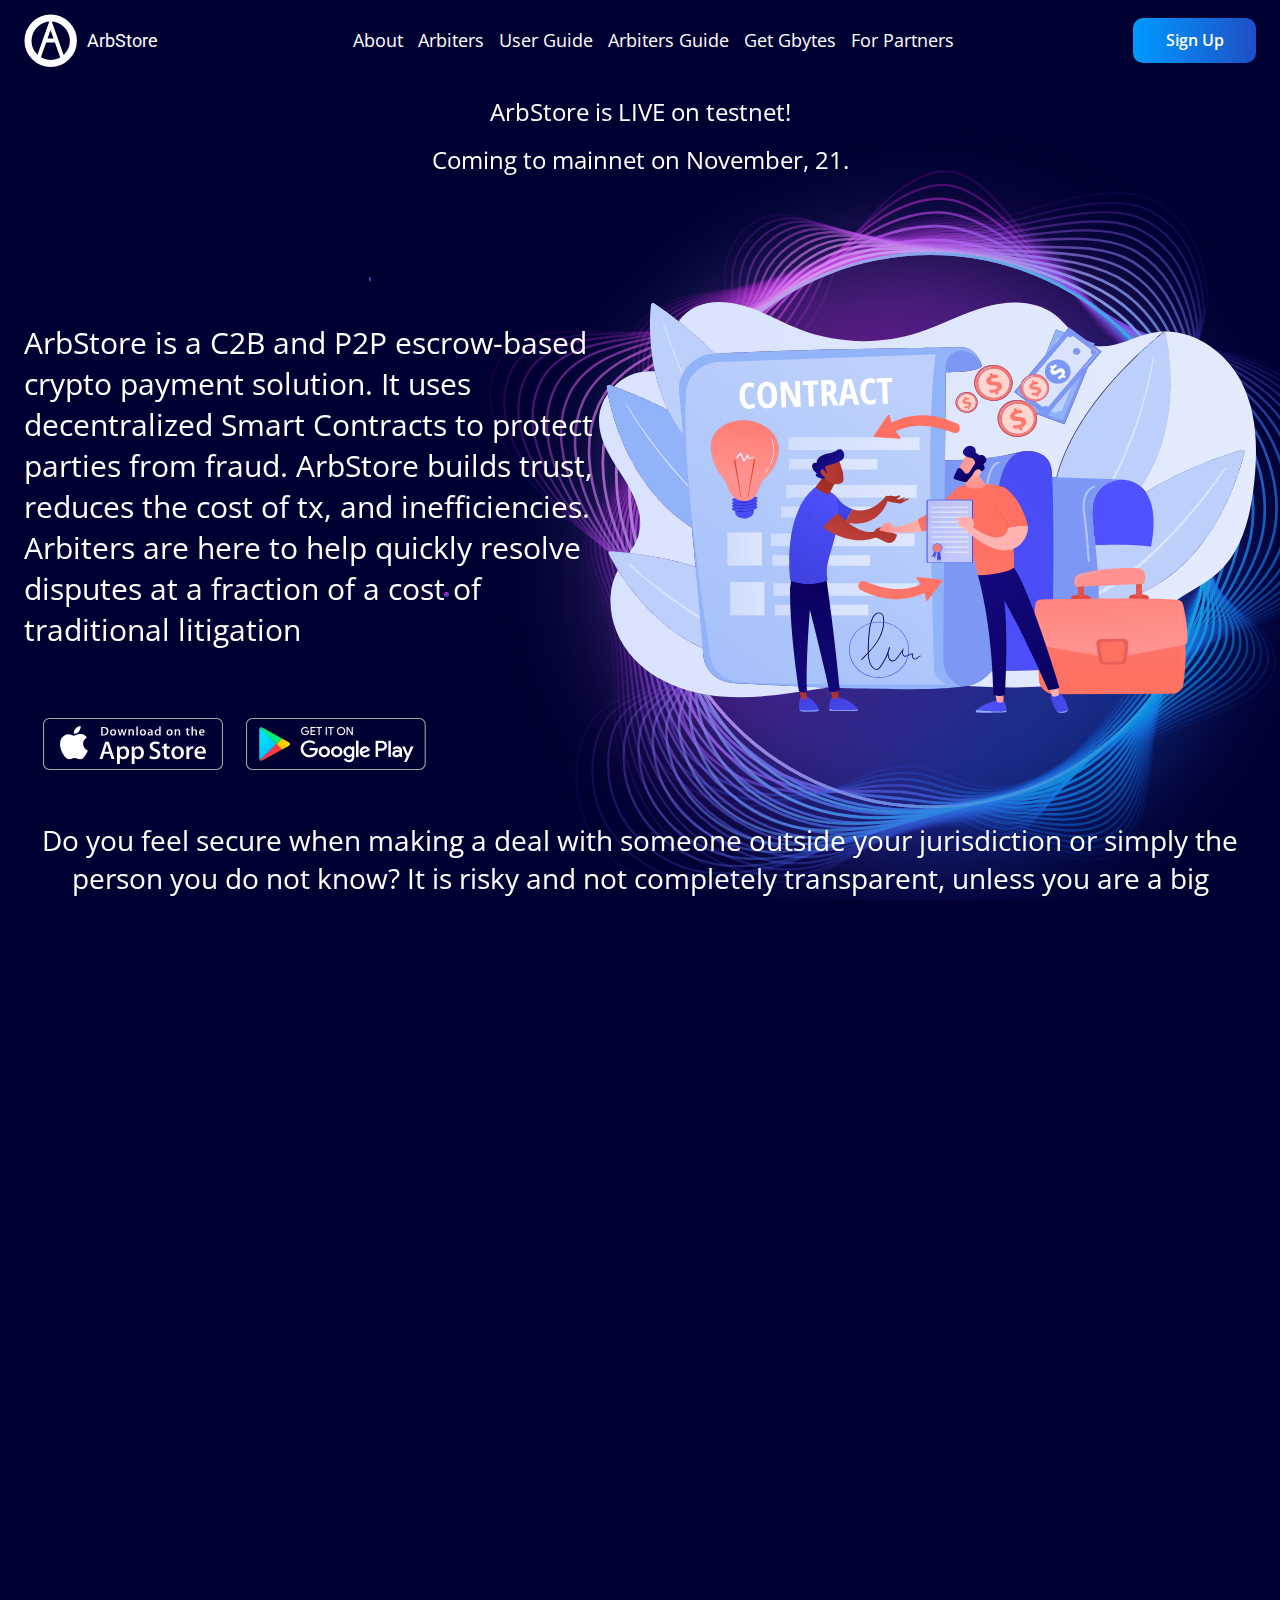
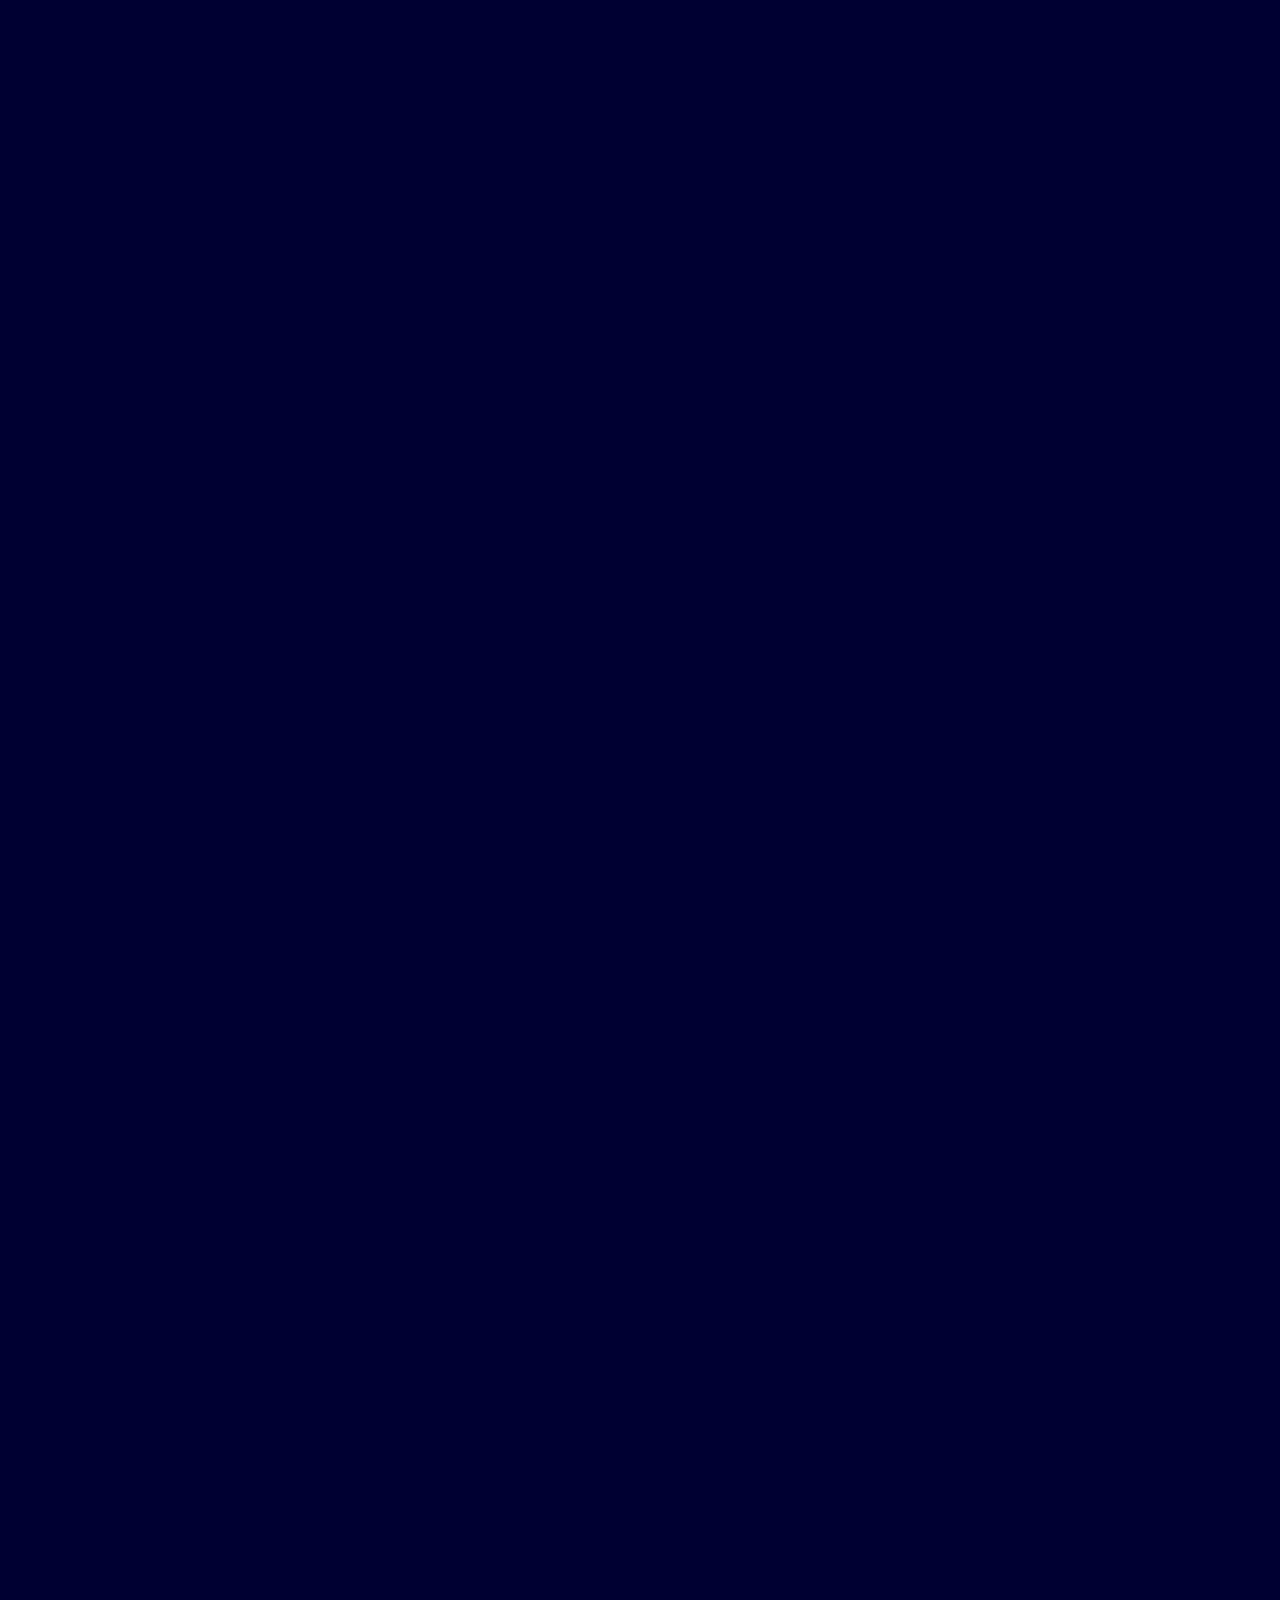
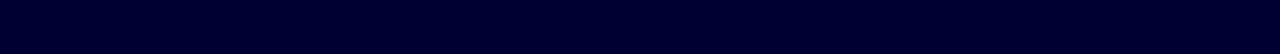
<file: index.html>
<!DOCTYPE html>
<html lang="en">
<head>
    <meta charset="UTF-8">
    <meta http-equiv="X-UA-Compatible" content="IE=edge">  
    <meta name="viewport" content="width=device-width, initial-scale=1.0, maximum-scale=1.0, user-scalable=no">
    <link rel="stylesheet" href="css/style.css">
    <link href="https://fonts.googleapis.com/css2?family=Open+Sans:wght@400;600&family=Roboto&display=swap" rel="stylesheet">
    <title>arbstore</title>
</head>
<body>
   
    <div class="container">
       <div class="index_container">
           <div class="wrapper">
                <header class="header">
                    <div class="container">
                        <div class="header__body">
                            <a href="index.html" class="header__logo">
                                <img src="img/logo.svg" alt="">
                                <span>ArbStore</span>
                            </a>  
                            <div class="header__burger">
                                <span></span>
                            </div>
                            <nav class="header__menu" >
                                <ul class="header__list ">
                                    <li><a  class="header__link" href="about.html">About</a></li>
                                    <li><a  class="header__link" href="arbiters.html">Arbiters</a></li>
                                    <li><a class="header__link" href="userguide.html">User Guide</a></li>
                                    <li> <a class="header__link" href="arbiterguide.html">Arbiters Guide</a></li>
                                    <li><a class="header__link"  target="blank" href="https://getmein.ooo">Get Gbytes</a></li>
                                    <li><a class="header__link"  href="partners.html">For Partners</a></li>
                                </ul>
                                <button class="menu_item__button adp_button">Sign Up</button>
                            </nav>
                            <button class="menu_item__button adp2_button">Sign Up</button>
                        </div>
                    </div>
                </header>

                <section class="content">
                	<h1 style="color: white; text-align: center; font-size: 24px;">ArbStore is LIVE on testnet! <br><br>Coming to mainnet on November, 21.</h1>
                <div class="adaptive_block">
                     <img src="img/backlogo640.png" alt="" srcset="">
                </div>
                <div class="description_block">
                    
                    <div class="description_block__textandmarket">
                        <div class="description_block__text">
                            <p>ArbStore is a C2B and P2P escrow-based crypto payment solution.
                                It uses decentralized Smart Contracts to protect parties from fraud.
                                ArbStore builds trust, reduces the cost of tx, and inefficiencies.
                                Arbiters are here to help quickly resolve disputes at a fraction of a cost of traditional litigation</p>
                        </div>
                        <div class="description_block__market">
                            <img src="img/AppStore.svg" alt="" srcset="">
                            <img src="img/GooglePlay.svg" alt="" srcset="">
                        </div>
                        
                    </div>
                    <div class="description_block__img">
                        <img src="img/back-img.svg" alt="CONTRACT">
                        <div class="description_block__img__aura">
                            <!-- <img src="img/back-img-aura.svg" alt=""> -->
                        </div>
                    </div>
                </div>
                <div class="main_text">
                    <p>Do you feel secure when making a deal with someone outside your jurisdiction or simply the person you do not know?
                        It is risky and not completely transparent, unless you are a big company and can afford high legal and banking costs.
                        Even top players on the payment market can’t provide full security and trust.</p>
                        <div class="platform_table_header">
                            <p>Now the problem is solved. ArbStore is the answer.</p>
                        </div>
                    <p>
                        We eliminated the barriers to help individuals and small businesses securely deal with complete strangers or newly acquired customers across the world. Smart Contracts will help to transfer assets such as domain names, IP rights, game assets, freelancer’s services and certain goods. The solution uses distributed ledger technology to register mutual obligations, securely keep the funds and release the funds when the contract is completed. In case of dispute, a reputable and knowledgeable arbiter will resolve the issue. 
                    </p>
                    <br>
                    <p>	Install the wallet, fill in the contract, sign it, select and agree on an arbiter and you are protected now!</p>
                </div>

                <div class="howtostart_table_header">
                    <p class="header_text">How to start using Contracts with Arbiters</p>
                    <div class="howtostart_table">
                        <div class="howtostart_table_block1">
                            <p>Two counterparties download Obyte wallet and pair with each other</p>
                            <img src="img/using1.svg" alt="" srcset="">
                        </div>
                        <div class="howtostart_table_block2">
                            <p>They agree on contract terms and publicly sign the contract</p>
                            <img src="img/using2.svg" alt="" srcset="">
                        </div>
                        <div class="howtostart_table_block3">
                            <p>Buyer of goods and services locks funds on a smart address backing the contract</p>
                            <img src="img/using3.svg" alt="" srcset="">
                        </div>  
                        <div class="howtostart_table_block4">
                            <p>Success story: both parties are satisfied with the outcome, funds locked on the contract are released to the seller</p>
                            <img src="img/using4.svg" alt="" srcset="">
                        </div>  
                        <div class="howtostart_table_block5">
                            <p>In case of any dispute, either side calls for an arbiter to resolve the dispute</p>
                            <img src="img/using5.svg" alt="" srcset="">
                        </div>  
                        <div class="howtostart_table_block6">
                            <p>Arbiter publicly posts their decision thus resolving the dispute</p>
                            <img src="img/using6.svg" alt="" srcset="">
                        </div>  
                        <div class="howtostart_table_block6">
                            <p>Winner side claims the funds form the contract.</p>
                            <img src="img/using7.svg" alt="" srcset="">
                        </div>    
                    </div>
                </div>

                <div class="text_button_sign">
                    <p>If you wish to become an arbiter yourself, you can sign-up on this ArbStore by pairing with its chatbot.</p>
                </div>
                <button class="button-sign">SIGN UP AS ARBITER</button>
                </section>

                <!-- <include src="footer.html"></include> -->
                <!-- <iframe src="./footer.html" frameborder="0"></iframe> -->

                <footer class="footer">
                <div class="social_items">
                    <img src="img/Icons/etherscan.svg" alt="etherscan">
                    <img src="img/Icons/Gihub.svg" alt="Gihub">
                    <img src="img/Icons/Slack.svg" alt="Slack">
                    <img src="img/Icons/Reddit.svg" alt="Reddit">
                    <img src="img/Icons/Twitter.svg" alt="Twitter">
                    <img src="img/Icons/Ghost Blog.svg" alt="Ghost Blog">
                    <img src="img/Icons/Telegram.svg" alt="Telegram">
                    <img src="img/Icons/Linkedin.svg" alt="Linkedin">
                </div>
                </footer>
            
                <div class="elipse_background">
                    <img src="img/Ellipse.svg" alt="#">
                </div>

            </div>
       </div>
    </div>

    <!-- https://www.figma.com/file/b1fYOMbIWXG4CLFI9a5qmu/Arbstore?node-id=81%3A237 -->

   
    <script src="js/jquery-3.6.0.min.js"></script>
    <script src="js/script.js"></script>
</body>
</html>
</file>
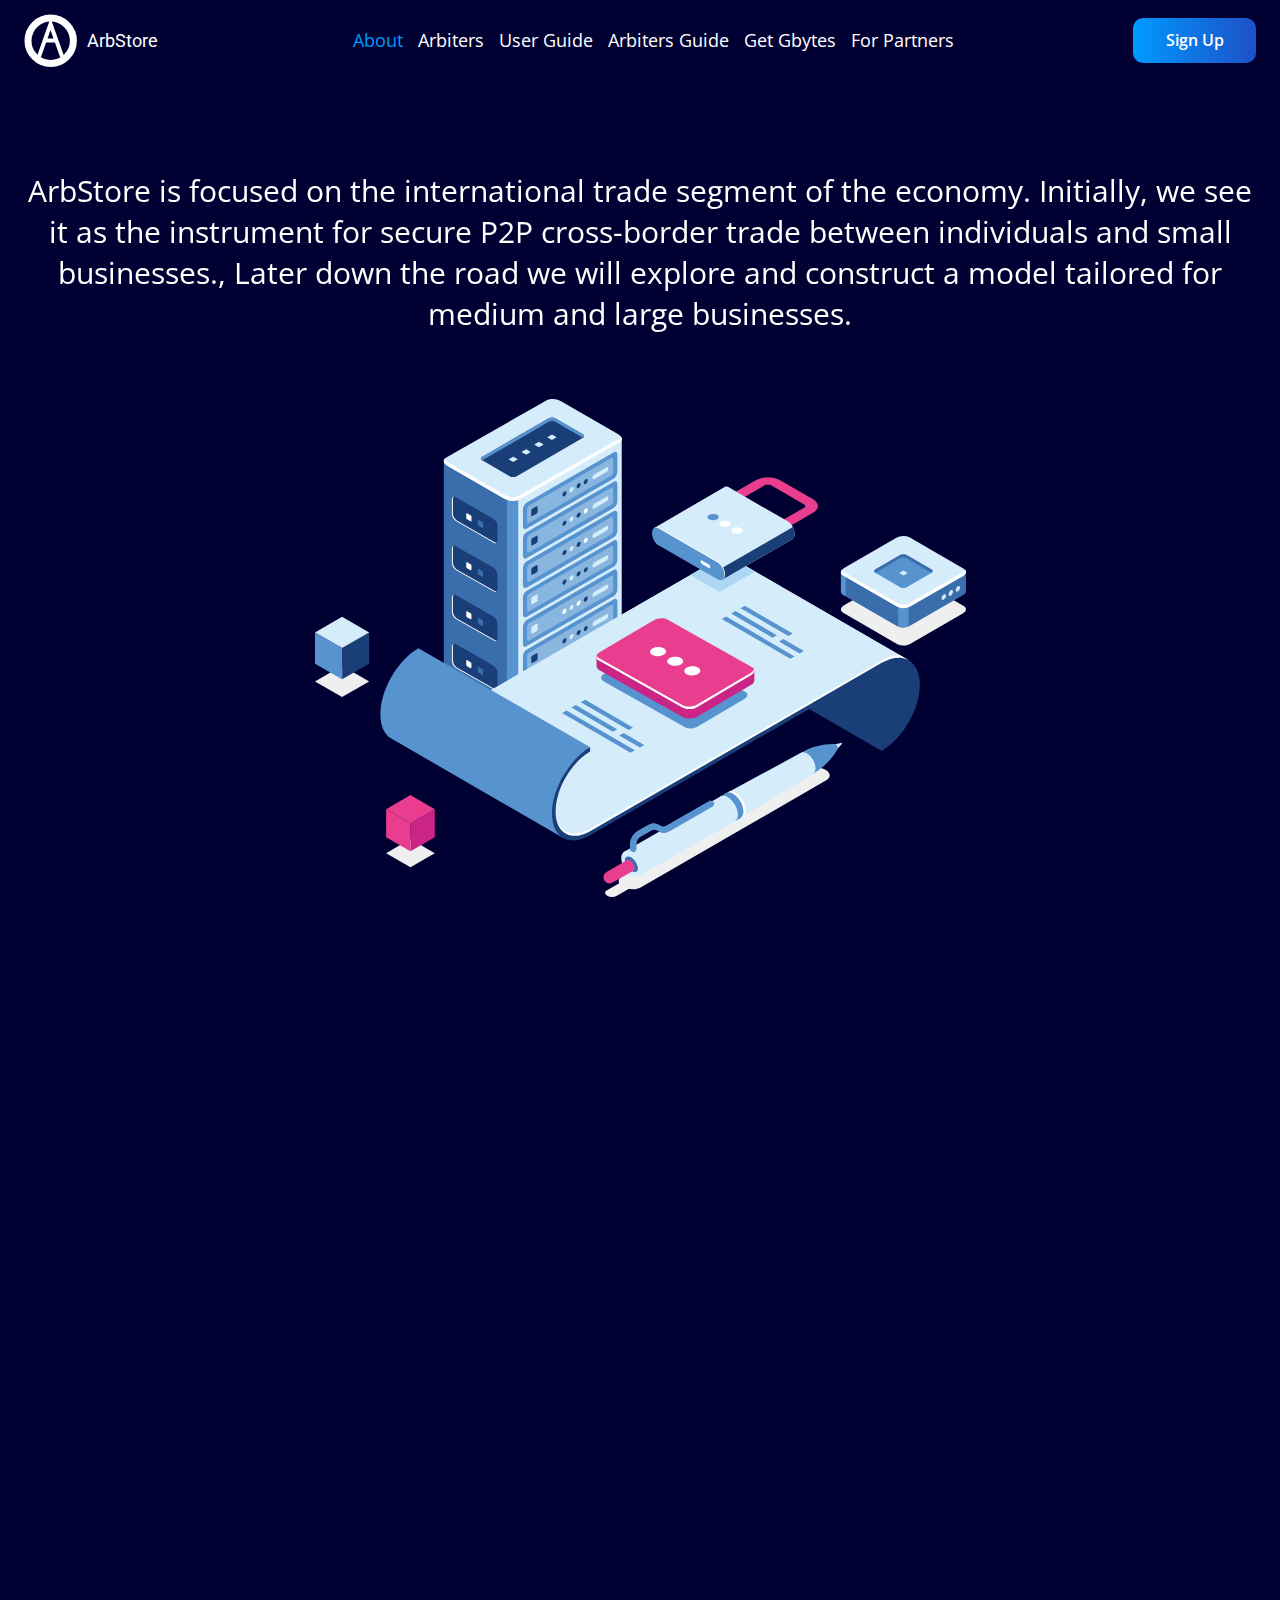
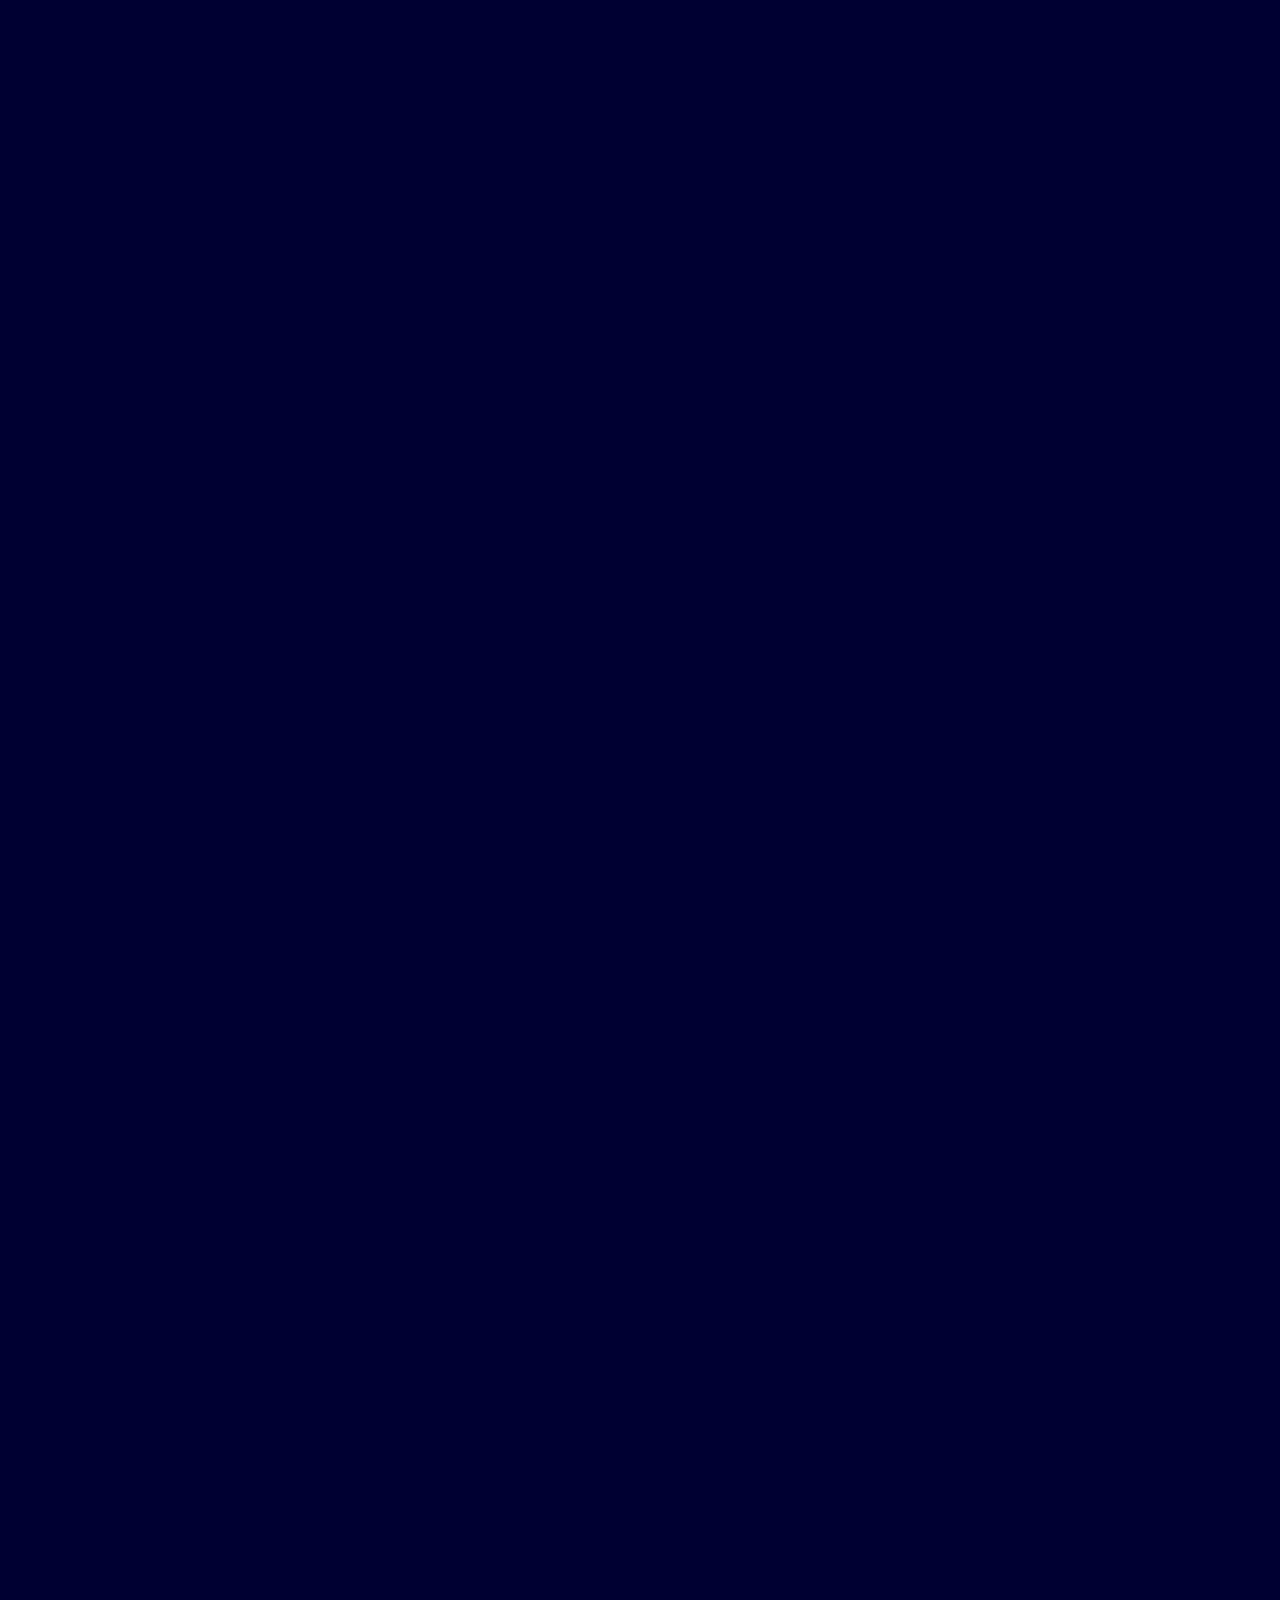
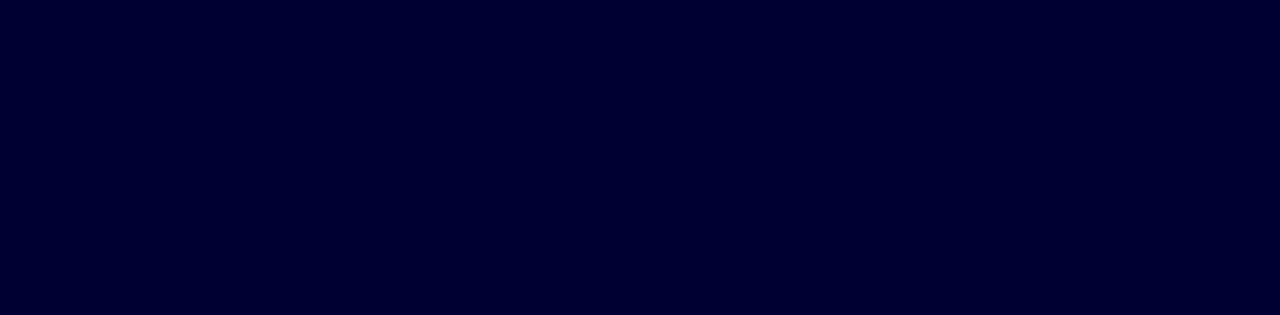
<file: about.html>
<!DOCTYPE html>
<html lang="en">
<head>
    <meta charset="UTF-8">
    <meta http-equiv="X-UA-Compatible" content="IE=edge">  
    <meta name="viewport" content="width=device-width, initial-scale=1.0, maximum-scale=1.0, user-scalable=no">
    <link rel="stylesheet" href="css/style.css">
    <link href="https://fonts.googleapis.com/css2?family=Open+Sans:wght@400;600&family=Roboto&display=swap" rel="stylesheet">
    <title>arbstore</title>
</head>
<body>
   
    <div class="container">
       <div class="index_container">
           <div class="wrapper">
                <header class="header">
                    <div class="container">
                        <div class="header__body">
                            <a href="index.html" class="header__logo">
                                <img src="img/logo.svg" alt="">
                                <span>ArbStore</span>
                            </a>  
                            <div class="header__burger">
                                <span></span>
                            </div>
                            <nav class="header__menu" >
                                <ul class="header__list ">
                                    <li><a  class="header__link active_page" href="about.html">About</a></li>
                                    <li><a  class="header__link" href="arbiters.html">Arbiters</a></li>
                                    <li><a class="header__link" href="userguide.html">User Guide</a></li>
                                    <li> <a class="header__link" href="arbiterguide.html">Arbiters Guide</a></li>
                                    <li><a class="header__link"  target="blank" href="https://getmein.ooo">Get Gbytes</a></li>
                                    <li><a class="header__link"  href="partners.html">For Partners</a></li>
                                </ul>
                                <button class="menu_item__button adp_button">Sign Up</button>
                            </nav>
                            <button class="menu_item__button adp2_button">Sign Up</button>
                        </div>
                    </div>
                </header>

                <section class="content">
                    <div class="content_about">
                        <p>ArbStore is focused on the international trade segment of the economy. Initially, we see it as the instrument for secure P2P cross-border trade between individuals and small businesses., Later down the road we will explore and construct a model tailored for medium and large businesses.</p>
                        <div class="about_pay">
                            <div class="about_pay_img">
                                <img src="img/about.svg" alt="" srcset="">
                            </div>
                            <div class="about_pay_text">
                                <P> The solution is built on smart contracts which accept programmable 
                                    cryptocurrency as a payment method. Funds are secured in the contract until seller’s obligations are met. At that moment the buyer releases the funds and the transaction is completed atomically. Another scenario which the application supports in the customer journey is the dispute between parties due to false representation of the contract obligations. For that we have added the service of arbiters. The arbiters are real world people with good knowledge, qualifications and with high public reputation. They are agreed upon by the contract’s parties when they sign and they can be called to look into the case and decide the outcome of the dispute based on the contract’s text and evidence provided by the parties. </P>
                            </div>                            
                        </div>
                        <div class="platform_table_header">
                            <p>The application is built on the Obyte platform which is:</p>
                            <div class="platform_table">
                                <div class="platform_table_block1">
                                    <p>Decentralized and censorship resistant</p>
                                    <P>Highly scalable</P>
                                    <P>Has almost zero carbon (CO2) footprint</P>
                                </div>
                                <div class="platform_table_block2">
                                    <p>It has mature infrastructure</p>
                                    <p>With low and predictable transaction (tx) cost</p>
                                    <p>Deterministic finality of the tx</p>
                                </div>   
                            </div>
                        </div>
                        <div class="p2p_text">
                            <p>All these specs of the DLT platform are necessary for real business applications.</p>
                            <p>The current cross-border market of P2P transactions has numerous flaws which this application is built to solve. 
                                Risk of fraud is #1. The buyer can prepay the services and the seller will not deliver what has been promised. Or, the seller can agree on a post-payment approach and the buyer will refuse to pay. </p>
                        </div>
                        <div class="platform_table_header">
                            <p>The other issues are:</p>
                            <div class="platform_table">
                                <div class="platform_table_block1">
                                    <p>High tx cost (on average  6,51% and 11% for banks)</p>
                                    <P>Complicated paperwork</P>
                                </div>
                                <div class="platform_table_block2">
                                    <p>Long period of tx settlement (2-3 days)</p>
                                    <p>High legal cost in case of a dispute</p>
                                </div>   
                            </div>
                        </div>

                        <div class="platform_table_header">
                            <p>There are also some highly likely problems which we might be faced with in case of economic degradation. Those are:</p>
                            <div class="platform_table">
                                <div class="platform_table_block_line">
                                    <p>High tx cost (on average  6,51% and 11% for banks)</p>
                                    <P>Complicated paperwork</P>
                                    <p>Supply chain turbulence which substantially limits delivery of goods by large market players</p>
                                    <p>Legal frictions caused by political sanctions and currency wars</p>
                                </div>
                            </div>
                        </div>

                        <div class="smart_contracts_text">
                            <p>Arbstore eliminates all these problems. Smart contracts along with arbiters cover fraud risks and provide low cost dispute resolution. Cryptocurrency makes transactions fast and doesn’t involve a shaky banking system. Absence of cross-border bureaucracy eliminates paperwork inefficiencies.</p>
                        </div>
                    </div>
                </section>

                <!-- <include src="footer.html"></include> -->
                <!-- <iframe src="./footer.html" frameborder="0"></iframe> -->

                <footer class="footer">
                <div class="social_items">
                    <img src="img/Icons/etherscan.svg" alt="etherscan">
                    <img src="img/Icons/Gihub.svg" alt="Gihub">
                    <img src="img/Icons/Slack.svg" alt="Slack">
                    <img src="img/Icons/Reddit.svg" alt="Reddit">
                    <img src="img/Icons/Twitter.svg" alt="Twitter">
                    <img src="img/Icons/Ghost Blog.svg" alt="Ghost Blog">
                    <img src="img/Icons/Telegram.svg" alt="Telegram">
                    <img src="img/Icons/Linkedin.svg" alt="Linkedin">
                </div>
                </footer>
            
                <div class="elipse_background">
                    <img src="img/Ellipse.svg" alt="#">
                </div>

            </div>
       </div>
    </div>

    <!-- https://www.figma.com/file/b1fYOMbIWXG4CLFI9a5qmu/Arbstore?node-id=81%3A237 -->

   
    <script src="js/jquery-3.6.0.min.js"></script>
    <script src="js/script.js"></script>
</body>
</html>
</file>
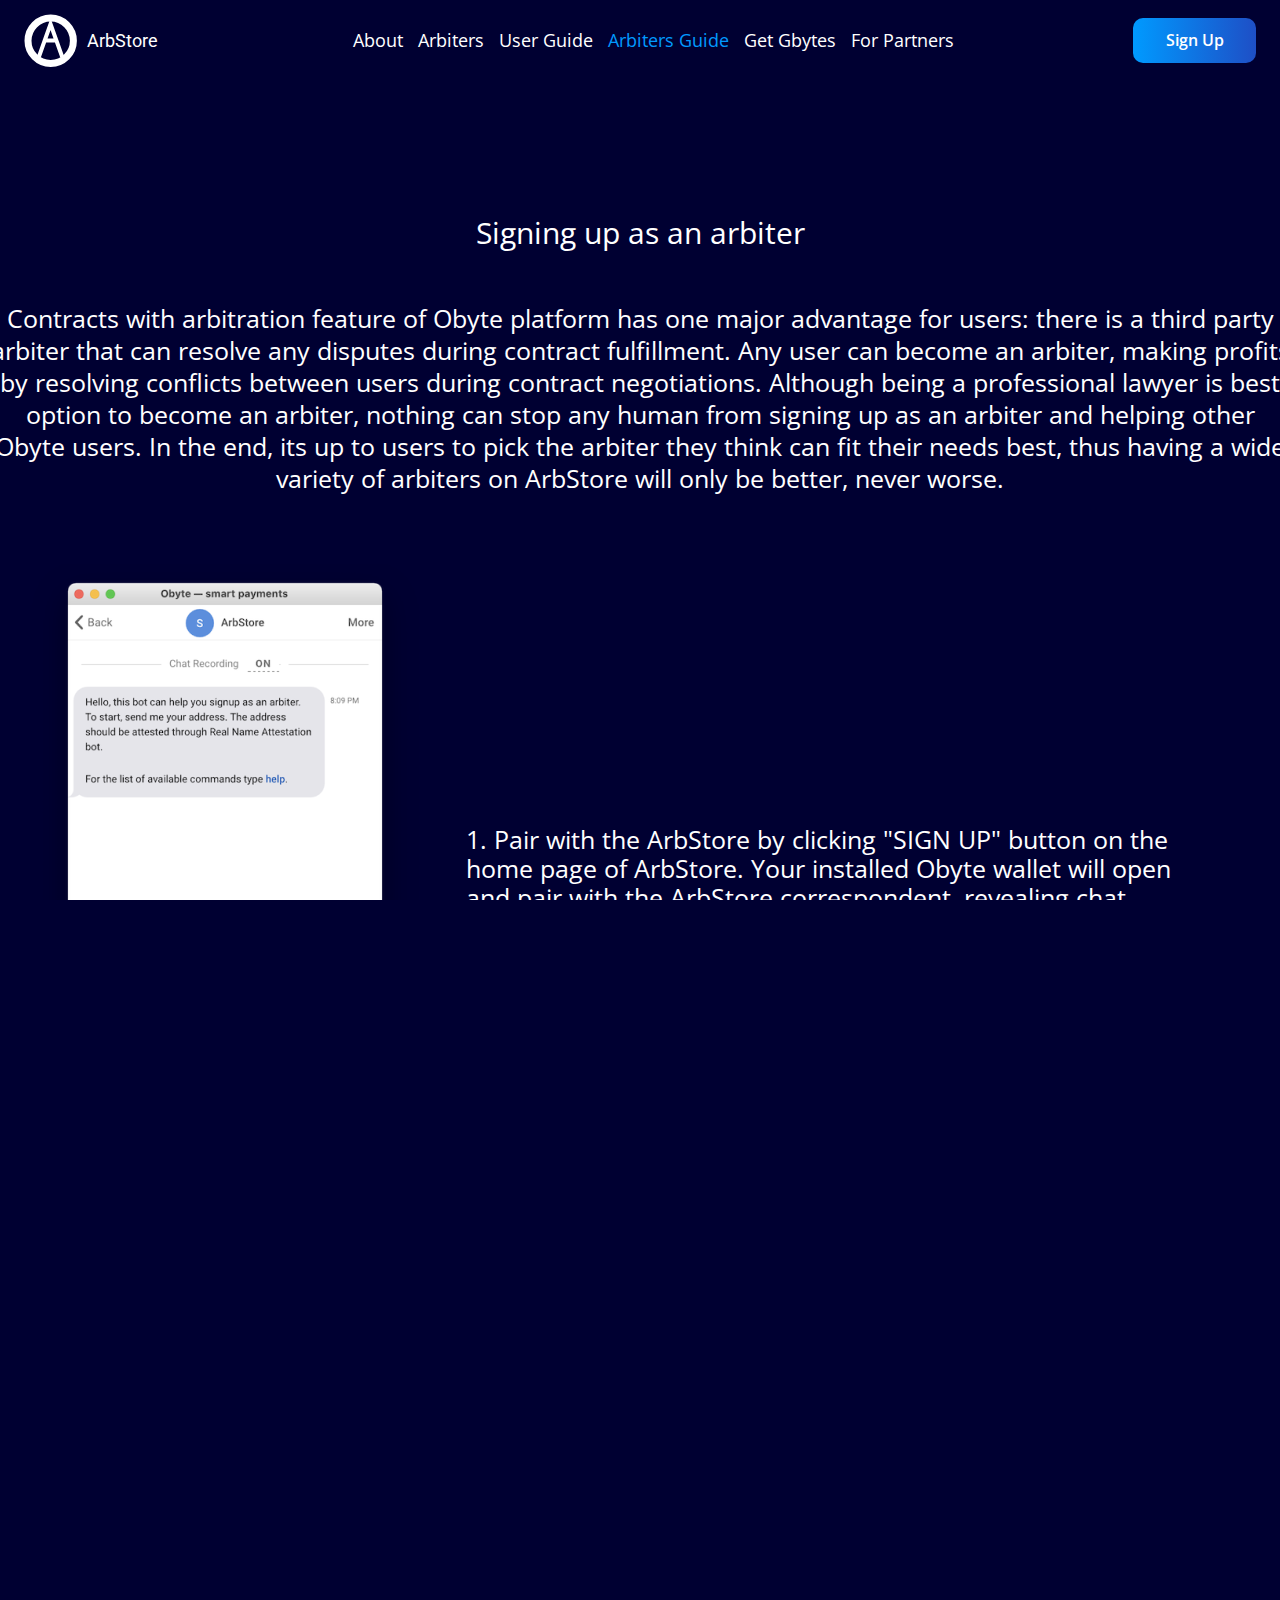
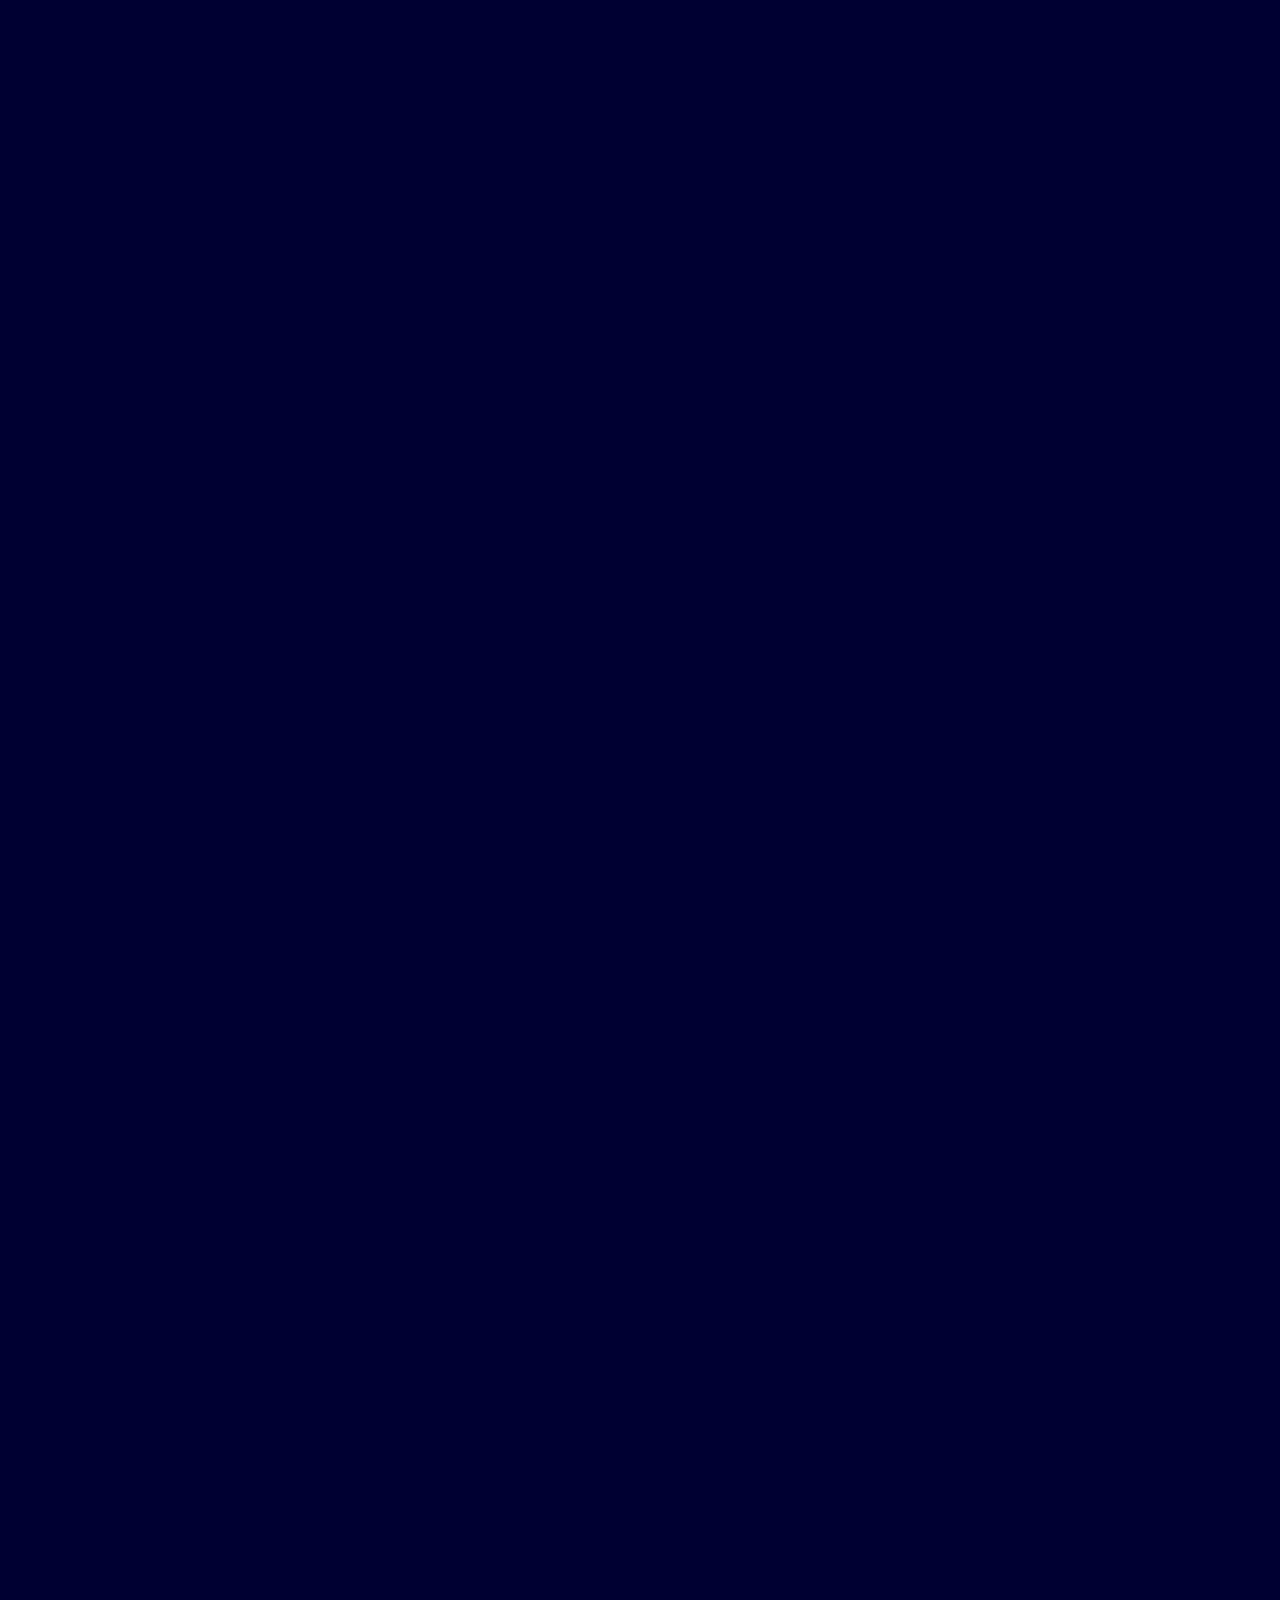
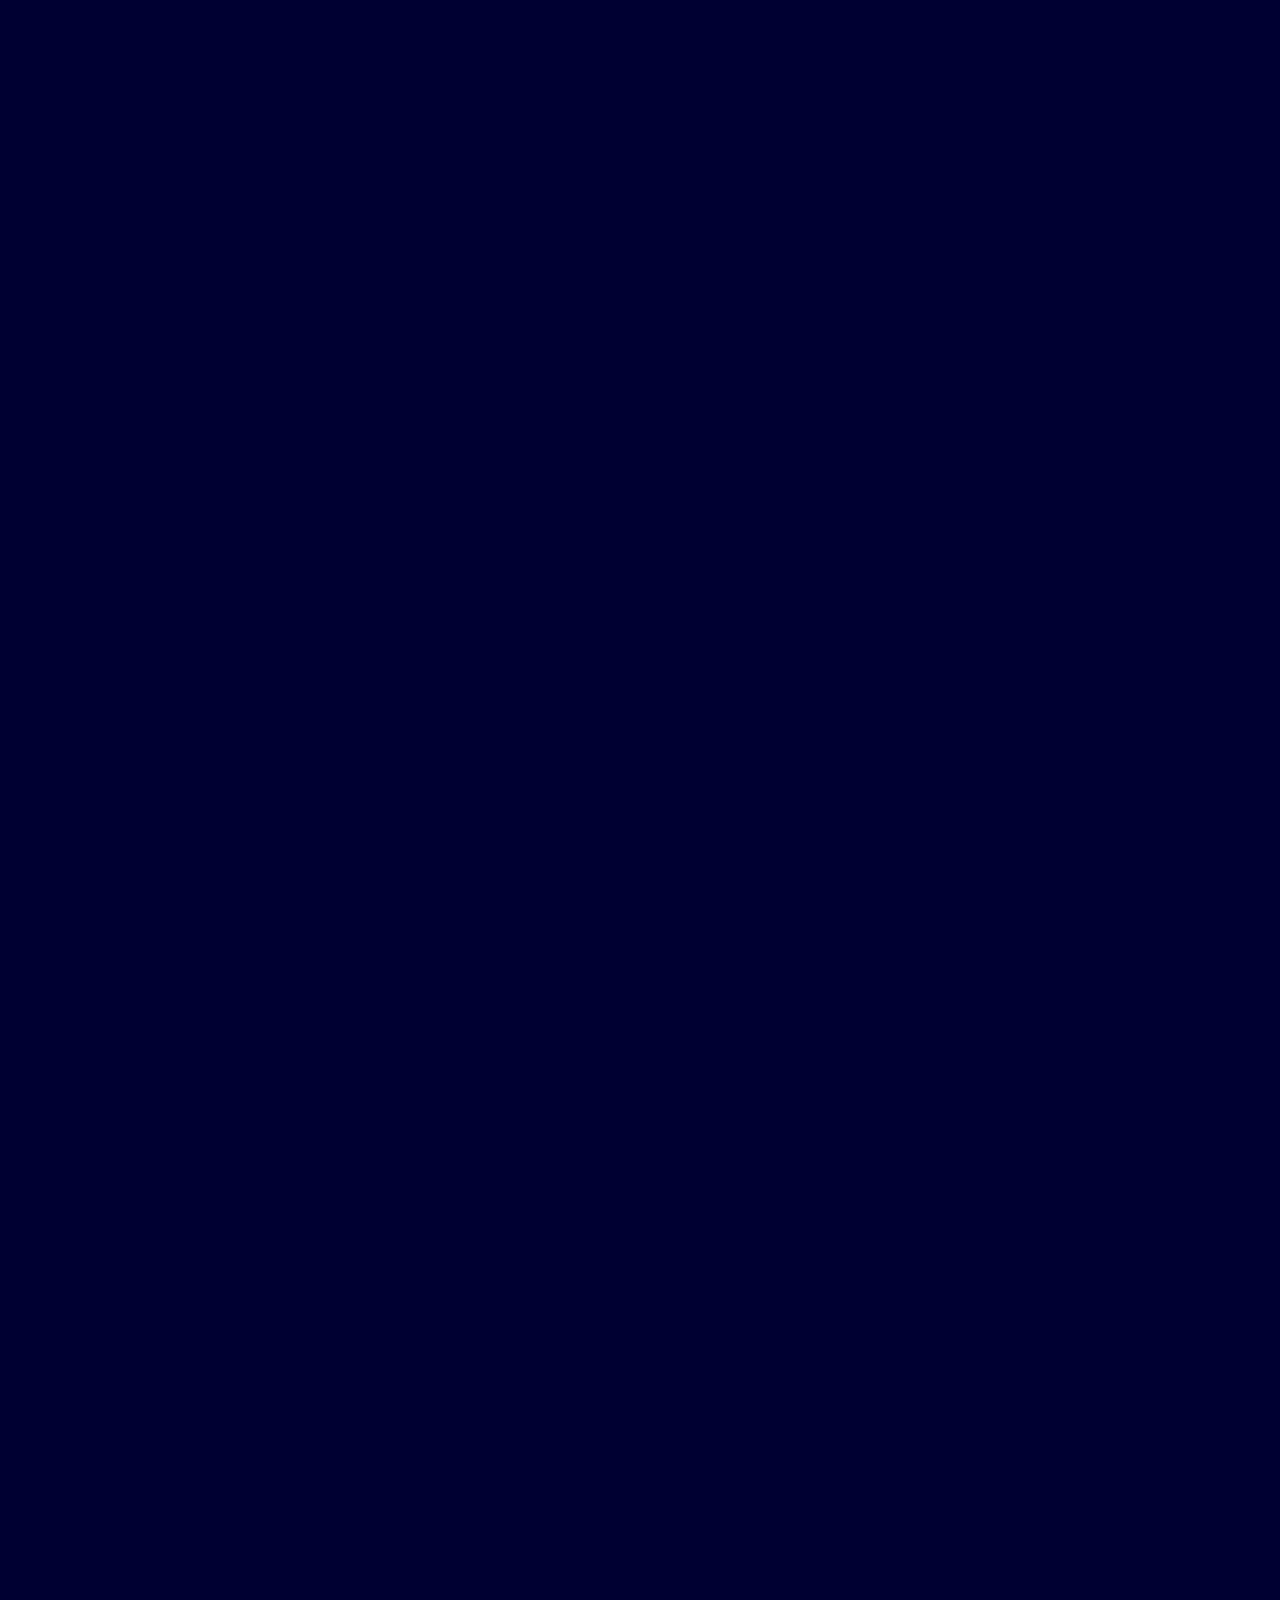
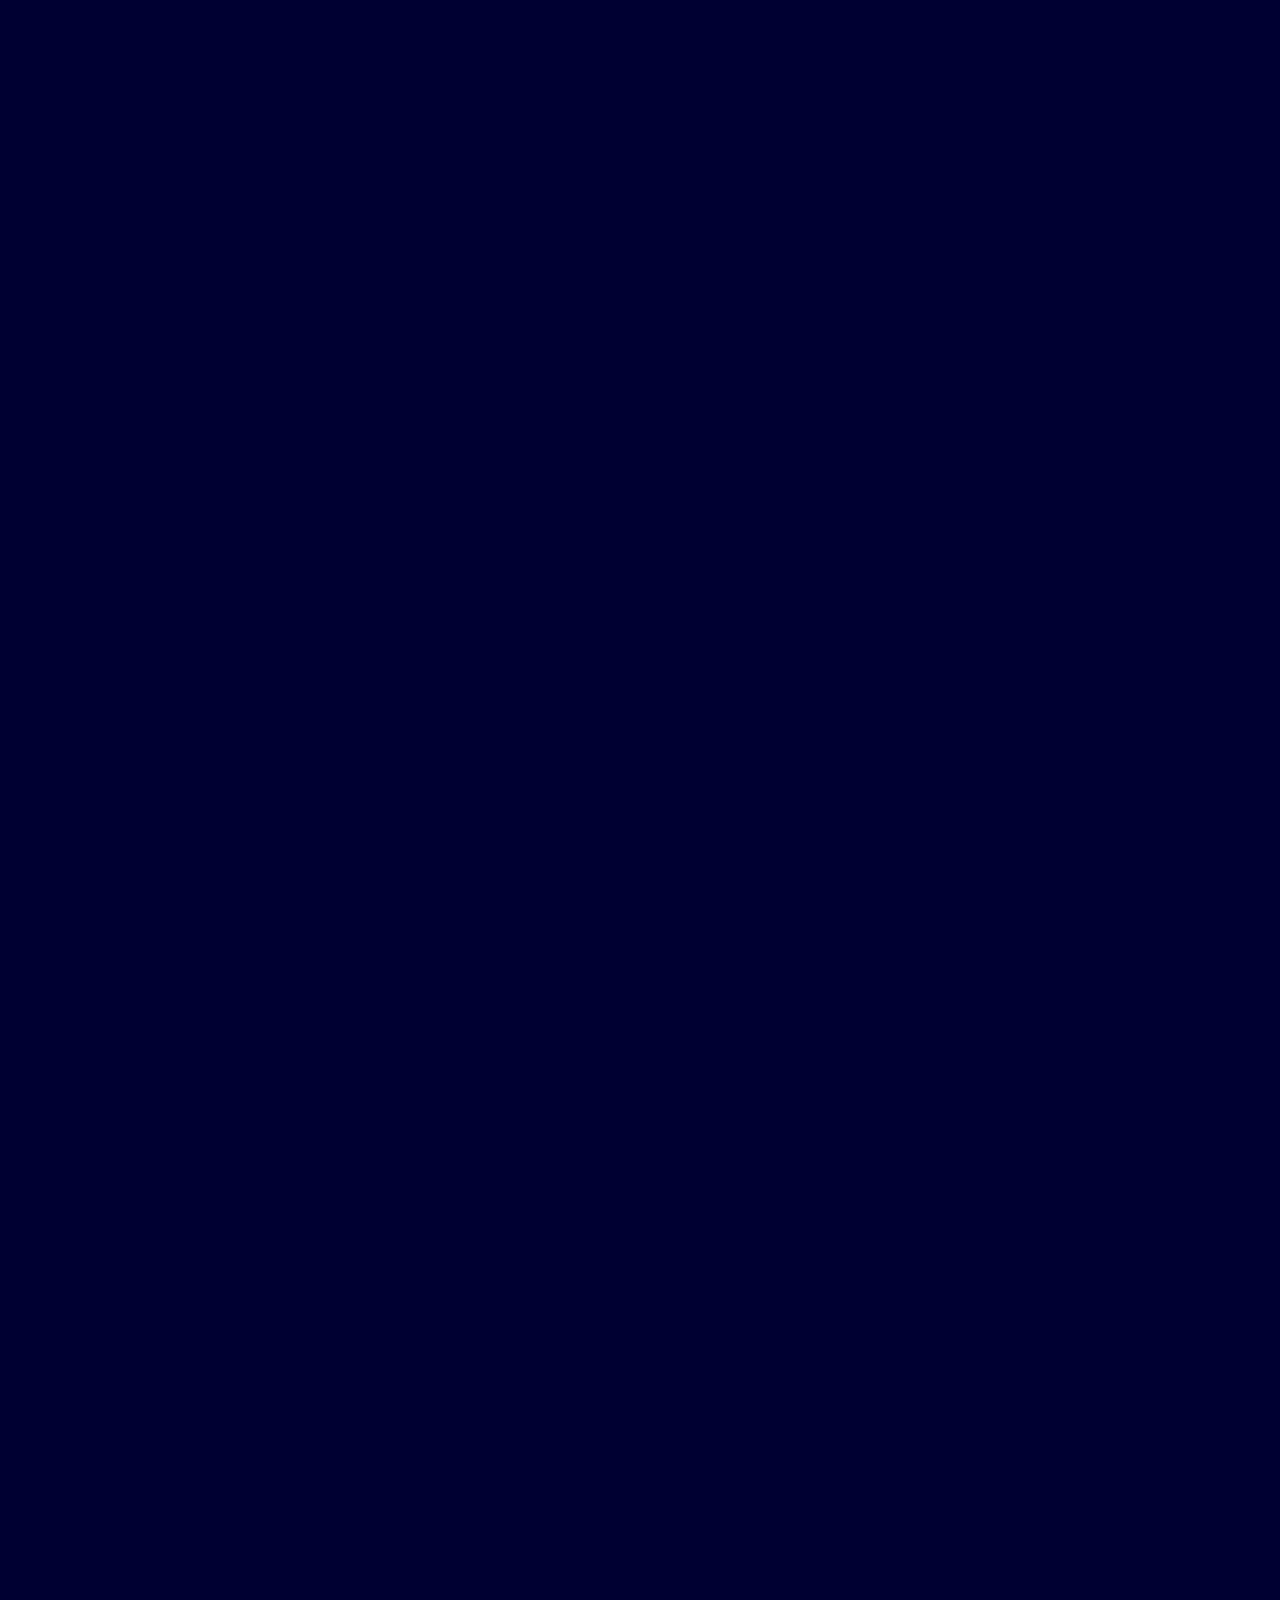
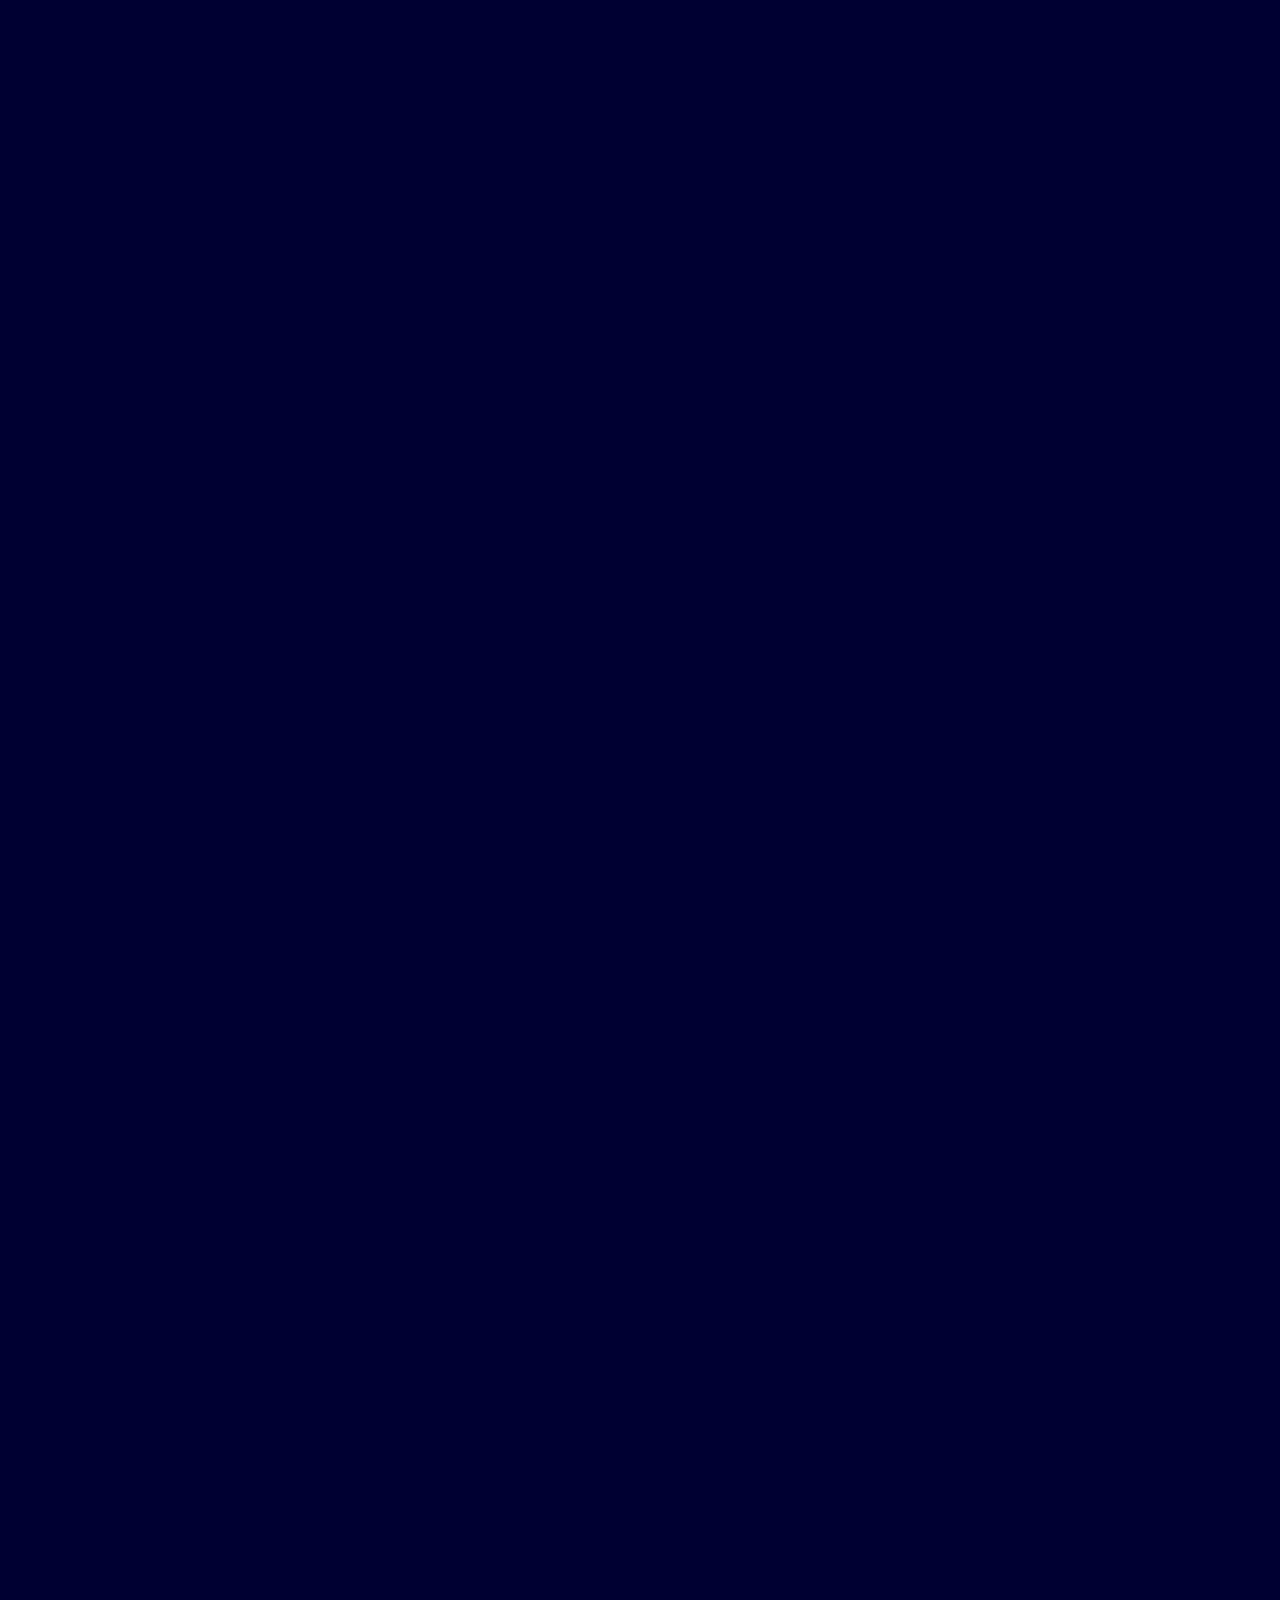
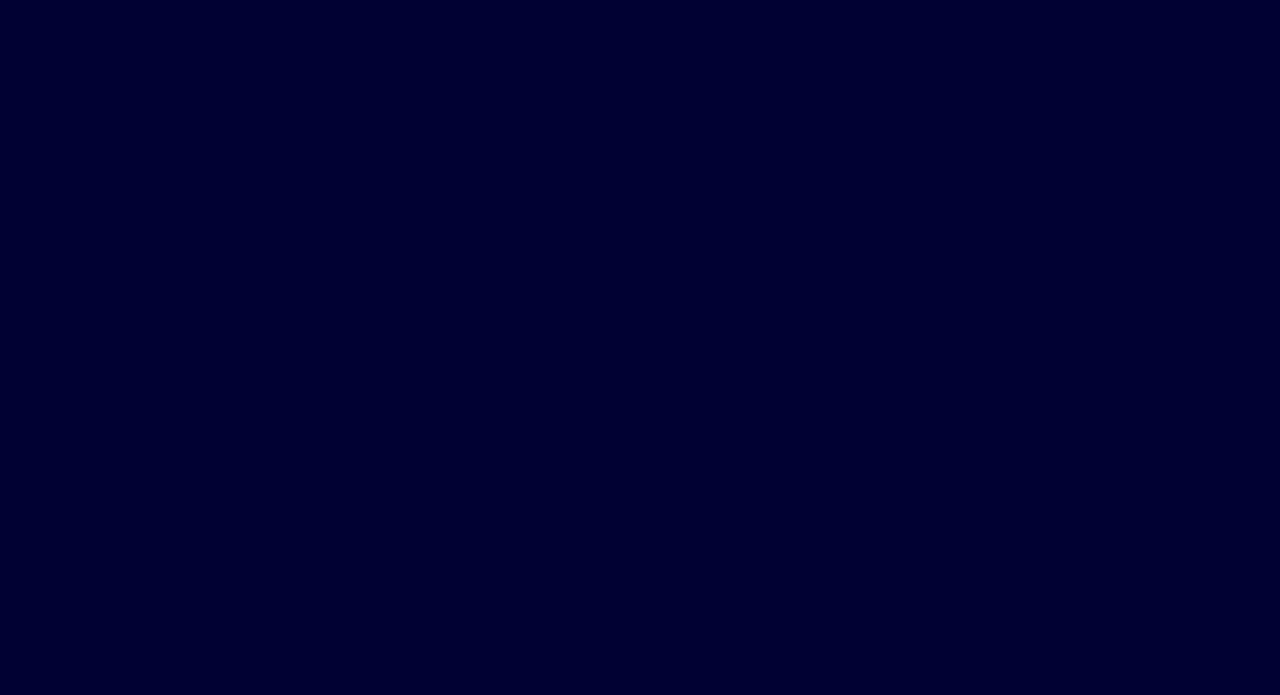
<file: arbiterguide.html>
<!DOCTYPE html>
<html lang="en">
<head>
    <meta charset="UTF-8">
    <meta http-equiv="X-UA-Compatible" content="IE=edge">
    <meta name="viewport" content="width=device-width, initial-scale=1.0">
    <link rel="stylesheet" href="css/style.css">
    <link href="https://fonts.googleapis.com/css2?family=Open+Sans:wght@400;600&family=Roboto&display=swap" rel="stylesheet">
    <title>arbstore</title>
</head>
<body>
    <div class="container">
        <div class="wrapper">
            <header class="header">
                <div class="container">
                    <div class="header__body">
                        <a href="index.html" class="header__logo">
                            <img src="img/logo.svg" alt="">
                            <span>ArbStore</span>
                        </a>  
                        <div class="header__burger">
                            <span></span>
                        </div>
                        <nav class="header__menu" >
                            <ul class="header__list ">
                                <li><a  class="header__link" href="about.html">About</a></li>
                                    <li><a  class="header__link" href="arbiters.html">Arbiters</a></li>
                                    <li><a class="header__link" href="userguide.html">User Guide</a></li>
                                    <li> <a class="header__link active_page" href="arbiterguide.html">Arbiters Guide</a></li>
                                    <li><a class="header__link"  target="blank" href="https://getmein.ooo">Get Gbytes</a></li>
                                    <li><a class="header__link"  href="partners.html">For Partners</a></li>
                            </ul>
                            <button class="menu_item__button adp_button">Sign Up</button>
                        </nav>
                        <button class="menu_item__button adp2_button">Sign Up</button>
                    </div>
                </div>
            </header>

            <section class="content">
                <h2 class="head2">Signing up as an arbiter</h2>
                <div class="about-contract">
                    <p>Contracts with arbitration feature of Obyte platform has one major advantage for users: there is a third party arbiter that can resolve any disputes during contract fulfillment. Any user can become an arbiter, making profits by resolving conflicts between users during contract negotiations. Although being a professional lawyer is best option to become an arbiter, nothing can stop any human from signing up as an arbiter and helping other Obyte users. In the end, its up to users to pick the arbiter they think can fit their needs best, thus having a wide variety of arbiters on ArbStore will only be better, never worse.</p>
                </div>
                <div class="user-guide-container">
                    <div class="user-guide-container__block">
                        <div class="user-guide-container__img">
                            <img src="img/guide/arbiterguide_pair.png" alt="#" srcset="">
                        </div>
                        <div class="user-guide-container__text">
                            <p>1. Pair with the ArbStore by clicking "SIGN UP" button on the home page of ArbStore. Your installed Obyte wallet will open and pair with the ArbStore correspondent, revealing chat window with welcome message.</p>
                        </div>                        
                    </div>

                    <div class="user-guide-container__block">
                        <div class="user-guide-container__text">
                            <p>2. ArbStore will ask you to attest through Real Name Attestation bot first, which is available through Bot Store tab on Chat page of your wallet. Save your private profile that Real Name Attestation bot sent you by clicking on it after attestation process is finished. <br> <br>

                                Real name attestation is required for added credibility, but you do not have to reveal your real name during signing up as arbiter.</p>
                        </div> 
                        <div class="user-guide-container__img">
                            <img src="img/guide/arbiterguide_rna.png" alt="#" srcset="">
                        </div>                       
                    </div>

                    <div class="user-guide-container__block">
                        <div class="user-guide-container__img">
                            <img src="img/guide/arbiterguide_profile.png" alt="#" srcset="">
                        </div>
                        <div class="user-guide-container__text">
                            <p>3. Now go back to ArbStore chat. Insert your attested address by clicking the "Insert my address" button.</p>
                        </div>                        
                    </div>

                    <div class="user-guide-container__block">
                        <div class="user-guide-container__text">
                            <p>4. ArbStore will ask you to sign a message first to prove you are the owner of the address. Click the link inside the message to sign it. Double check that you signing the message that clearly expresses your current intentions of signing up as an arbiter with the correct address. <br><br>

                                After signature was sent, ArbStore will ask if you wanna stay anonymous or reveal your real name to users. Pick and click any that you want.<br><br>
                                
                                When your revealed your profile (or stayed anonymous), ArbStore will send you your personal secret link to ArbStore web site to continue filling your arbiter profile. Go for it.</p>
                        </div> 
                        <div class="user-guide-container__img">
                            <img src="img/guide/arbiterguide_insertaddress.png" alt="#" srcset="">
                        </div>                       
                    </div>

                    <!-- <div class="user-guide-container__block">
                        <div class="user-guide-container__img">
                            <img src="img/guide/arbiterguide_address.png" alt="#" srcset="">
                        </div>
                        <div class="user-guide-container__text">
                            <p>3. The other party clicks the received address and chooses "Offer contract with arbitration" This party will be the offerer while the other party will be the acceptor.</p>
                        </div>                        
                    </div> -->

                    <div class="user-guide-container__block">
                        <div class="user-guide-container__img">
                            <img src="img/guide/userguide_role.svg" alt="#" srcset="">
                        </div>  
                        <div class="user-guide-container__text">
                            <p>5. Fill all the fields on the web page. Be short but clear. Write down the ways that users and ArbStore moderators can reach you outside of Obyte platform. <br><br>

                                Then pick the specializations (topics of the contracts) that you are good at and are interested to resolve. When specializations are picked, you need to state the approximate fee for your service of resolving contracts of each topic.<br><br>
                                
                                Select the languages that you speak.<br><br>
                                
                                After signature was sent, ArbStore will ask if you wanna stay anonymous or reveal your real name to users. Pick and click any that you want.<br><br>
                                
                                When your revealed your profile (or stayed anonymous), ArbStore will send you your personal secret link to ArbStore web site to continue filling your arbiter profile. Go for it.</p>
                        </div> 
                                             
                    </div>

                    <div class="user-guide-container__block">
                       
                        <div class="user-guide-container__text">
                            <p>6. When web form was successfullly sent, ArbStore will send you a payment request to fill up your deposit with min amount. The amount and asset of the deposit depends on ArbStore configuration. Deposit is used as a source for funds to compensate users for incorrect arbiter decisions or any other missbehavior. Deposit should always have enough funds (at least min amount that you was asked for during this step) to make your arbiter listing visible for users. <br><br>

                                Wait for the payment to be confirmed in Obyte network.<br><br>
                                
                                Last step, you will be asked for permanent pairing code that will be used by users and ArbStore moderators to chat with you in case they want or need to.</p>
                        </div> 
                        <div class="user-guide-container__img">
                            <img src="img/guide/arbiterguide_role.png" alt="#" srcset="">
                        </div>                       
                    </div>

                    <div class="user-guide-container__block">
                        <div class="user-guide-container__img">
                            <img src="img/guide/arbiterguide_role.png" alt="#" srcset="">
                        </div> 
                        <div class="user-guide-container__text">
                            <p>Success! ArbStore posted announcement unit revealing to the network that new arbiter is now signed up on this ArbStore and ready to work. <br><br>

                                You can check that your listing is visible on ArbStore arbiters list.</p>
                        </div> 
                                              
                    </div>

                    <div class="user-guide-container__block">
                        <div class="user-guide-container__text">
                            <p>From now on, you can change your listing details or completely hide it from ArbStore by sending commands to ArbStore through the chat. <br><br>

                                Send help in the chat to see the list of available commands.</p>
                        </div> 
                        <div class="user-guide-container__img">
                            <img src="img/guide/arbiterguide_role1.png" alt="#" srcset="">
                        </div>                       
                    </div>
                    <h2 class="head2">Resolving disputes</h2>
                    <div class="user-guide-container__block">
                        <div class="user-guide-container__img">
                            <img src="img/guide/arbiterguide_role2.png" alt="#" srcset="">
                        </div>  
                        <div class="user-guide-container__text">
                            <p>When users that picked you as an arbiter in their contract decide that they need your help and raise a dispute, you will receive a message from ArbStore in chat with full info about the contract and contract parties. <br><br>

                                Most important link is the first one which starts with "Dispute request for contract...". Clicking it will open the window with the contract that was disputed by one of the contract sides and that you need to resolve.<br><br>
                                
                                Second link is used to set your service fee for resolving this dispute.</p>
                        </div> 
                                            
                    </div>

                    <div class="user-guide-container__block">                        
                        <div class="user-guide-container__text">
                            <p>1. First, read the contract. Then pair with both parties by clicking pair links in contract window. Gather all the evidences and the information you need to make your decision.</p>
                        </div>  
                        <div class="user-guide-container__img">
                            <img src="img/guide/arbiterguide_role3.png" alt="#" srcset="">
                        </div>                      
                    </div>

                    <div class="user-guide-container__block">
                        <div class="user-guide-container__img">
                            <img src="img/guide/arbiterguide_role4.png" alt="#" srcset="">
                        </div> 
                        <div class="user-guide-container__text">
                            <p>2. Decide on the fee that the plaintiff will pay for your work. Click the link in chat message from ArbStore (1), it will pre-fill the input field for you in chat with the formatted message containing three fields separated by new lines:
                            </p>
                                <ul>
                                    <li>- contract_hash</li>
                                    <li>-  amount</li>
                                    <li>- comment</li>
                                </ul>
                                                               
                                <p>  Now change the amount (2) to the desired value, the asset of the amount is displayed in the message from the ArbStore. On the screenshot the asset is in GB, so the amount will be in GB. <br><br>
                                
                                Change or leave untouched the comment. It will be visible to plaintiff, so it always good to add some details into it, explaining the amount you asking for or other things in it. At least replace the phrase "OPTIONAL COMMENT ...." with some more appropriate text.<br><br>
                                Leave the contract title there, it will help both you and plaintiff to associate the fee payment request with the contract itself later.<br><br>
                                
                                Send the message. ArbStore will then ask the plaintiff to pay for your services the exact amount you stated, locking the funds in your deposit. You will be notified when the payment is received.<br><br>
                                
                                IMPORTANT: You can re-send the same message, changing the amount or the comment, but it will trigger more payment requests to the plaintiff, so use this with caution.<br><br>
                                
                                Along with the payment request, plaintiff receives your pairing code, so they can chat with you if they have any questions.</p>
                        </div> 
                                              
                    </div>

                    <div class="user-guide-container__block">                      
                        <div class="user-guide-container__text">
                            <p>3. When the fee was paid, you can post your decision by clicking buttons in the contract dispute window. <br><br>

                                The side that you choose as a winner can claim funds locked on the contract. <br><br>
                                
                                The service fee that plaintiff paid for your services will be unlocked to your deposit as soon as you post your decision.</p>
                        </div>  
                        <div class="user-guide-container__img">
                            <img src="img/guide/arbiterguide_role5.png" alt="#" srcset="">
                        </div>                      
                    </div>

                    


                </div>

            </section>

            <!-- <include src="footer.html"></include> -->
            <!-- <iframe src="./footer.html" frameborder="0"></iframe> -->

            <footer class="footer">
                <div class="social_items">
                    <img src="img/Icons/etherscan.svg" alt="etherscan">
                    <img src="img/Icons/Gihub.svg" alt="Gihub">
                    <img src="img/Icons/Slack.svg" alt="Slack">
                    <img src="img/Icons/Reddit.svg" alt="Reddit">
                    <img src="img/Icons/Twitter.svg" alt="Twitter">
                    <img src="img/Icons/Ghost Blog.svg" alt="Ghost Blog">
                    <img src="img/Icons/Telegram.svg" alt="Telegram">
                    <img src="img/Icons/Linkedin.svg" alt="Linkedin">
                </div>
            </footer>
            
            <div class="elipse_background">
                <img src="img/Ellipse.svg" alt="#">
            </div>

        </div>
    </div>


    <script src="js/jquery-3.6.0.min.js"></script>
    <script src="js/script.js"></script>
</body>
</html>
</file>
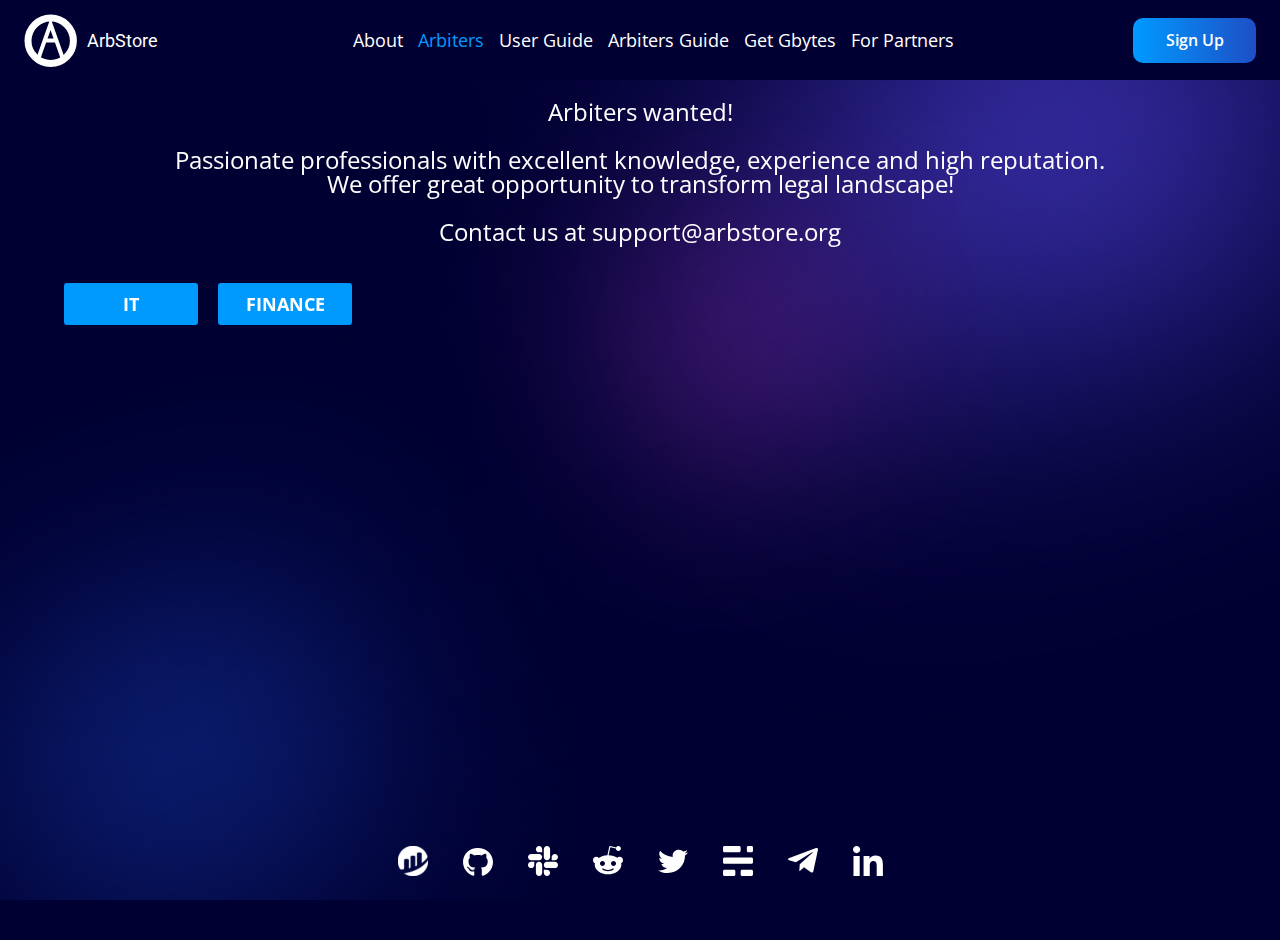
<file: arbiters.html>
<!DOCTYPE html>
<html lang="en">
<head>
    <meta charset="UTF-8">
    <meta http-equiv="X-UA-Compatible" content="IE=edge">
    <meta name="viewport" content="width=device-width, initial-scale=1.0">
    <link rel="stylesheet" href="css/style.css">
    <!-- <link rel="preconnect" href="https://fonts.googleapis.com"> -->
    <!-- <link rel="preconnect" href="https://fonts.gstatic.com" crossorigin> -->
    <link href="https://fonts.googleapis.com/css2?family=Open+Sans:wght@400;600&family=Roboto&display=swap" rel="stylesheet">
    <title>arbstore</title>
</head>
<body>
    <!-- https://testnet.arbstore.org/api/v1/ API -->
    <div class="overlay"> 
        <script type="html" id="my-template-popup" class="my-template-popup">
            <div class="popup_arbitier">
                <div class="popup_exit">
                    <img src="img/modalexit.svg" alt="">
                </div>
                <div class="popup_container">
                    <div class="popup_arbitier__data">
                        <img src="img/foto/{img_src}.png" alt="" srcset="">
                        <div class="popup_arbitier__name">
                            <p>{real_name}</p><br><br>
                            <p>Chat name - light2</p>
                        </div>                
                    </div>
    
                    <div class="popup_bio_adaptive">
                        <p>BIO:</p>
                        <p class="bio-desc">{bio}</p>
    
                    </div>
    
                    <table class="popup_arbitier_table_data">
                        <col style="width: 40%">
                         <tr>
                            <td>Languages:</td>
                            <td>{languages1} – {languages1}</td>
                        </tr>
                        <tr>
                            <td>{Contracts resolved}:</td>
                            <td>{resolved_cnt}</td>
                        </tr>
                        <tr>
                            <td>Service fees by contract type:</td>
                            <td>IT: {IT} <br> Finance: {finance}</td>
                        </tr>                    
                        <tr>
                            <td>Last activity:</td>
                        <td>{last_resolve_date}</td>
                        </tr>
                        <tr>
                            <td>Registered:</td>
                            <td>{creation_date}</td>
                        </tr>
    
                        <tr class="popup_address_block">
                            <td>Address:</td>
                            <td > 
                                <div class="popup_address_copy_block">
                                    <div  class="popup_address_copy_block_text">
                                        <p>{address}</p>
                                    </div>
                                    <button  class="popup_address_copy_button"  onclick="copytext('{address}')">Copy</button>
                                </div>
                            </td>
                        </tr>
                    
                    </table>   
    
                    <div class="popup_adaptive_address">
                        <div><p>Address</p></div>
                        <div class="popup_address_copy_block">
                            <div   class="popup_address_copy_block_text">
                                <p>{address}</p>
                            </div>
                            <button class="popup_address_copy_button" onclick="copytext('{address}')">Copy</button>
                        </div>
                    </div>
                </div> 
            </div>

        </script>  
        
            
    </div>


    <div class="container">
        <div class="wrapper">
            <header class="header">
                <div class="container">
                    <div class="header__body">
                        <a href="index.html" class="header__logo">
                            <img src="img/logo.svg" alt="">
                            <span>ArbStore</span>
                        </a>  
                        <div class="header__burger">
                            <span></span>
                        </div>
                        <nav class="header__menu" >
                            <ul class="header__list ">
                                <li><a  class="header__link" href="about.html">About</a></li>
                                    <li><a  class="header__link active_page" href="arbiters.html">Arbiters</a></li>
                                    <li><a class="header__link" href="userguide.html">User Guide</a></li>
                                    <li> <a class="header__link" href="arbiterguide.html">Arbiters Guide</a></li>
                                    <li><a class="header__link"  target="blank" href="https://getmein.ooo">Get Gbytes</a></li>
                                    <li><a class="header__link"  href="partners.html">For Partners</a></li>
                            </ul>
                            <button class="menu_item__button adp_button">Sign Up</button>
                        </nav>
                        <button class="menu_item__button adp2_button">Sign Up</button>
                    </div>
                </div>
            </header>

            <section class="content">
            	<h1 style="color: white; text-align: center; font-size: 24px;">Arbiters wanted!<br><br>
		Passionate professionals with excellent knowledge, experience and high reputation.<br>We offer great opportunity to transform legal landscape!
		<br><br>Contact us at support@arbstore.org</h1>

                <div class="elipse-gause"></div>
                <div class="elipse-gause2"></div>
                <div class="button_filter">
                    <button class="button_filter__it _active">it</button>
                    <button class="button_filter__finance _active">finance</button>
                </div>
                <div class="arbiter_items">
                    <!-- temlate Arbiters -->
                    
                    <script type="html" id="my-template" class="my-temlate">
                        <div  class="arbiter_item">
                            <div class="arbitier_item__personal">
                                <div class="arbiter_item__foto">
                                    <!-- <img src="img/foto/{img_src}.png" alt="Foto person"> -->

                                    <img src="img/foto/{img_src}.png" onerror="if (this.src != 'img/foto/{img_src}.png') this.src = '/img/foto/FotoNone.png';">
                                </div>
    
                                <table class="arbitier_item__personal_data">
                                    <tr>
                                        <td>Name:</td>
                                        <td>{real_name}</td>
                                    </tr>
                                    <tr>
                                        <td>Address:</td>
                                        <td>{address}</td>
                                    </tr>
                                    <tr>
                                        <td>BIO:</td>
                                        <td>{bio}</td>
                                    </tr>
                                    <tr>
                                        <td>№ cases resolved / cases
                                            <br> arbiter was picked</td>
                                        <td>{resolved_cnt}/{total_cnt}</td>
                                    </tr>
                                    <tr>
                                        <td>Last case resolved</td>
                                        <td>{last_resolve_date}</td>
                                    </tr>
                                    <tr>
                                        <td>Last Activity:</td>
                                        <td>{last_unit_date}</td>
                                    </tr>
                                    
                                </table>
    
                               
                            </div>
                            
                            <button class="arbitier_item__button-info" id="{arbid}">View more</button>
                        </div>
                    </script>                  
                    <!-- temlate Arbiters end -->
                </div>
                <div class="elipse-gause3"></div>
            </section>

            <footer class="footer">
                <div class="social_items">
                    <img src="img/Icons/etherscan.svg" alt="etherscan">
                    <img src="img/Icons/Gihub.svg" alt="Gihub">
                    <img src="img/Icons/Slack.svg" alt="Slack">
                    <img src="img/Icons/Reddit.svg" alt="Reddit">
                    <img src="img/Icons/Twitter.svg" alt="Twitter">
                    <img src="img/Icons/Ghost Blog.svg" alt="Ghost Blog">
                    <img src="img/Icons/Telegram.svg" alt="Telegram">
                    <img src="img/Icons/Linkedin.svg" alt="Linkedin">
                </div>
            </footer>
            
            <!-- <div class="elipse_background">
                <img src="/img/Ellipse.svg" alt="#">
            </div> -->

        </div>
    </div>

    <script src="js/jquery-3.6.0.min.js"></script>
    <script src="js/script.js"></script>
</body>
</html>
</file>
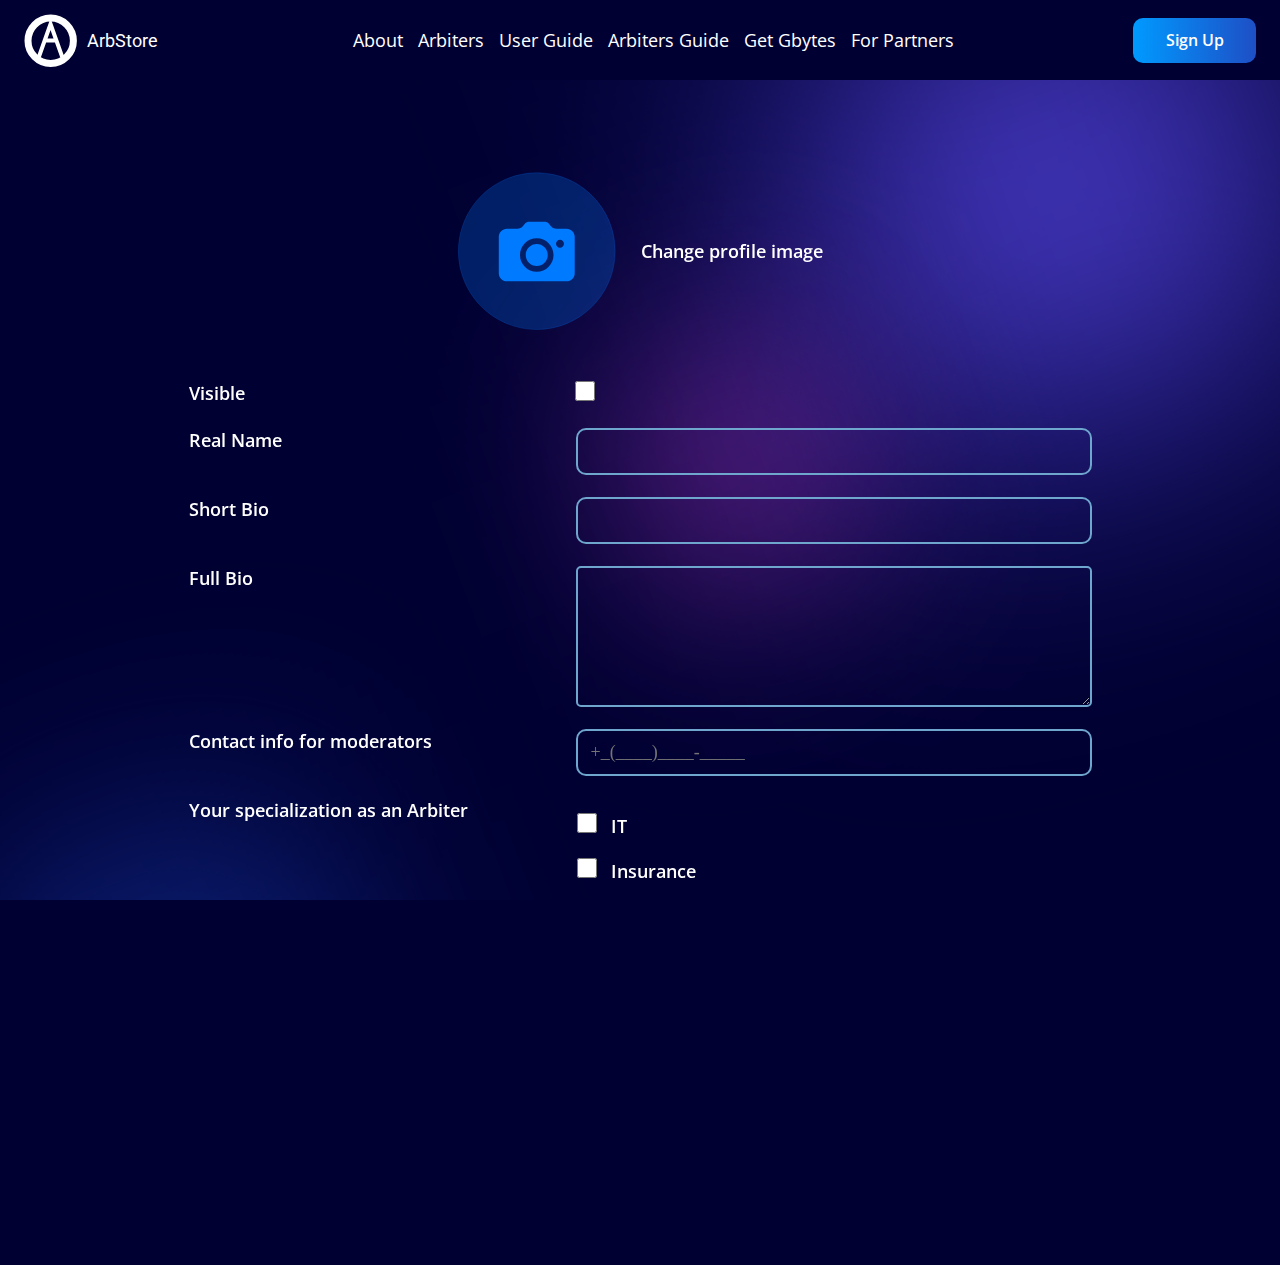
<file: formarbiter.html>
<!DOCTYPE html>
<html lang="en">
<head>
    <meta charset="UTF-8">
    <meta http-equiv="X-UA-Compatible" content="IE=edge">
    <meta name="viewport" content="width=device-width, initial-scale=1.0">
    <link rel="stylesheet" href="css/style.css">
    <!-- <link rel="preconnect" href="https://fonts.googleapis.com"> -->
    <!-- <link rel="preconnect" href="https://fonts.gstatic.com" crossorigin> -->
    <link href="https://fonts.googleapis.com/css2?family=Open+Sans:wght@400;600&family=Roboto&display=swap" rel="stylesheet">
    <title>arbstore</title>
</head>
<body>
   

    <div class="container">
        <div class="wrapper">
            <header class="header">
                <div class="container">
                    <div class="header__body">
                        <a href="index.html" class="header__logo">
                            <img src="img/logo.svg" alt="">
                            <span>ArbStore</span>
                        </a>  
                        <div class="header__burger">
                            <span></span>
                        </div>
                        <nav class="header__menu" >
                            <ul class="header__list ">
                               <li><a  class="header__link" href="about.html">About</a></li>
                                    <li><a  class="header__link" href="arbiters.html">Arbiters</a></li>
                                    <li><a class="header__link" href="userguide.html">User Guide</a></li>
                                    <li> <a class="header__link" href="arbiterguide.html">Arbiters Guide</a></li>
                                    <li><a class="header__link"  target="blank" href="https://getmein.ooo">Get Gbytes</a></li>
                                    <li><a class="header__link"  href="partners.html">For Partners</a></li>
                            </ul>
                            <button class="menu_item__button adp_button">Sign Up</button>
                        </nav>
                        <button class="menu_item__button adp2_button">Sign Up</button>
                    </div>
                </div>
            </header>

            <section class="content">
                <div class="elipse-gause"></div>
                <div class="elipse-gause2"></div>
                <div class="block-foto">
                    <label for="file_img_load"id="formPreview" class="file_preview">
                        <img src="img/FotoNone.svg" alt="" srcset="">
                    </label> 
                    <label  for="file_img_load">
                        <p>Change profile image</p>
                    </label>
                    <!-- <div id="formPreview" class="file_preview"></div> -->
                </div>
                    <div class="form_container">
                        <div class="form_data">
                            <form action="#" method="post">
                                
                                <div class="form_item">
                                    <label for="formvisible" class="form_label form_label__visible ">Visible</label>

                                    <input id="formvisible" type="checkbox" name="visible" class="form_input_req_visible">
                                </div>  

                                <div class="form_item">
                                    <label for="formname" class="form_label">Real Name</label>
                                    <input id="formname" type="text" name="name" class="form_input_req_name">
                                </div> 
                                
                                <div class="form_item">
                                    <label for="formshortbio" class="form_label">Short Bio</label>
                                    <input id="formshortbio" type="text" name="shortbio" class="form_input_req_shortbio">
                                </div>

                                <div class="form_item">
                                    <label for="formfullbio" class="form_label">Full Bio</label>
                                    <textarea id="formfullbio" name="fullbio"  class="form_input_req_fullbio" cols="30" rows="10"></textarea>
                                </div>

                                <div class="form_item">
                                    <label for="formsphone" class="form_label">Contact info for moderators</label>
                                    <input id="formsphone" type="text" name="phone" placeholder="+_(____)____-_____" class="form_input_req_phone">
                                </div>

                                <div class="form_item">
                                    <label for="formspecialization" class="form_label ">Your specialization as an Arbiter</label>

                                    <div class="formspecialization_data">
                                        <div class="IT">
                                            <input id="formspecializationit" type="checkbox" name="formspecializationit" class="form_req_formspecializationit">
                                            <label for="formspecializationit">IT</label>
                                        </div>
                                        <input id="formspecializationit" type="text" name="specializationit" class="form_req_formspecializationit_input visible_input"> 

                                        <div class="Insurance">
                                            <input id="formspecializationInsurance" type="checkbox" name="formspecializationInsurance" class="form_req_formspecializationInsurance">
                                            <label for="formspecializationInsurance">Insurance</label>
                                        </div>
                                        <input id="formspecializationInsurance" type="text" name="specializationInsurance" class="form_req_formspecializationInsurance_input visible_input">
                                        
                                        <div class="Finance">
                                            <input id="formspecializationFinance" type="checkbox" name="formspecializationFinance" class="form_req_formspecializationFinance">
                                            <label for="formspecializationFinance">Finance</label>
                                        </div>
                                        <input id="formspecializationFinance" type="text" name="specializationFinance" class="form_req_formspecializationFinance_input visible_input">

                                        <div class="Realestate">
                                            <input id="formspecializationRealestate" type="checkbox" name="formspecializationRealestate" class="form_req_formspecializationRealestate">
                                            <label for="formspecializationRealestate">Real estate</label>     
                                        </div>
                                        <input id="formspecializationRealestate" type="text" name="specializationRealestate" class="form_req_formspecializationRealestate_input visible_input">   
                                                         
                                    </div>    
                                </div>  

                                <div class="form_item">
                                    <label for="formsphone" class="form_label">Languages that you speak</label>
                                    <!-- <input id="formsphone" type="text" name="phone" placeholder="" class="form_input_req_phone"> -->

                                    <div class="uk-margin" data-select2-id="2">
                                        <label class="uk-form-label" for="form-horizontal-text">Languages that you speak</label>
                                        <div class="uk-form-controls" data-select2-id="15">
                                            <select class="languages select2-hidden-accessible" name="languages[]" multiple="" required="required" data-select2-id="15" tabindex="-1" aria-hidden="true" style="width: 100%">
                                            
                                                <option value="ab" data-select2-id="15">Abkhaz – аҧсуа</option>
                                            
                                                <option value="aa" data-select2-id="16">Afar – Afaraf</option>
                                            
                                                <option value="af" data-select2-id="17">Afrikaans – Afrikaans</option>
                                            
                                                <option value="ak" data-select2-id="18">Akan – Akan</option>
                                            
                                                <option value="sq" data-select2-id="19">Albanian – Shqip</option>
                                            
                                                <option value="am" data-select2-id="20">Amharic – አማርኛ</option>
                                            
                                                <option value="ar" data-select2-id="21">Arabic – العربية</option>
                                            
                                                <option value="an" data-select2-id="22">Aragonese – Aragonés</option>
                                            
                                                <option value="hy" data-select2-id="23">Armenian – Հայերեն</option>
                                            
                                                <option value="as" data-select2-id="24">Assamese – অসমীয়া</option>
                                            
                                                <option value="av" data-select2-id="25">Avaric – авар мацӀ, магӀарул мацӀ</option>
                                            
                                                <option value="ae" data-select2-id="26">Avestan – avesta</option>
                                            
                                                <option value="ay" data-select2-id="27">Aymara – aymar aru</option>
                                            
                                                <option value="az" data-select2-id="28">Azerbaijani – azərbaycan dili</option>
                                            
                                                <option value="bm" data-select2-id="29">Bambara – bamanankan</option>
                                            
                                                <option value="ba" data-select2-id="30">Bashkir – башҡорт теле</option>
                                            
                                                <option value="eu" data-select2-id="31">Basque – euskara, euskera</option>
                                            
                                                <option value="be" selected="" data-select2-id="3">Belarusian – Беларуская</option>
                                            
                                                <option value="bn" data-select2-id="32">Bengali – বাংলা</option>
                                            
                                                <option value="bh" data-select2-id="33">Bihari – भोजपुरी</option>
                                            
                                                <option value="bi" data-select2-id="34">Bislama – Bislama</option>
                                            
                                                <option value="bs" data-select2-id="35">Bosnian – bosanski jezik</option>
                                            
                                                <option value="br" data-select2-id="36">Breton – brezhoneg</option>
                                            
                                                <option value="bg" data-select2-id="37">Bulgarian – български език</option>
                                            
                                                <option value="my" data-select2-id="38">Burmese – ဗမာစာ</option>
                                            
                                                <option value="ca" data-select2-id="39">Catalan; Valencian – Català</option>
                                            
                                                <option value="ch" data-select2-id="40">Chamorro – Chamoru</option>
                                            
                                                <option value="ce" data-select2-id="41">Chechen – нохчийн мотт</option>
                                            
                                                <option value="ny" data-select2-id="42">Chichewa; Chewa; Nyanja – chiCheŵa, chinyanja</option>
                                            
                                                <option value="zh" data-select2-id="43">Chinese – 中文 (Zhōngwén), 汉语, 漢語</option>
                                            
                                                <option value="cv" data-select2-id="44">Chuvash – чӑваш чӗлхи</option>
                                            
                                                <option value="kw" data-select2-id="45">Cornish – Kernewek</option>
                                            
                                                <option value="co" data-select2-id="46">Corsican – corsu, lingua corsa</option>
                                            
                                                <option value="cr" data-select2-id="47">Cree – ᓀᐦᐃᔭᐍᐏᐣ</option>
                                            
                                                <option value="hr" data-select2-id="48">Croatian – hrvatski</option>
                                            
                                                <option value="cs" data-select2-id="49">Czech – česky, čeština</option>
                                            
                                                <option value="da" data-select2-id="50">Danish – dansk</option>
                                            
                                                <option value="dv" data-select2-id="51">Divehi; Dhivehi; Maldivian; – ދިވެހި</option>
                                            
                                                <option value="nl" data-select2-id="52">Dutch – Nederlands, Vlaams</option>
                                            
                                                <option value="en" selected="" data-select2-id="4">English – English</option>
                                            
                                                <option value="eo" data-select2-id="53">Esperanto – Esperanto</option>
                                            
                                                <option value="et" data-select2-id="54">Estonian – eesti, eesti keel</option>
                                            
                                                <option value="ee" data-select2-id="55">Ewe – Eʋegbe</option>
                                            
                                                <option value="fo" data-select2-id="56">Faroese – føroyskt</option>
                                            
                                                <option value="fj" data-select2-id="57">Fijian – vosa Vakaviti</option>
                                            
                                                <option value="fi" data-select2-id="58">Finnish – suomi, suomen kieli</option>
                                            
                                                <option value="fr" data-select2-id="59">French – français, langue française</option>
                                            
                                                <option value="ff" data-select2-id="60">Fula; Fulah; Pulaar; Pular – Fulfulde, Pulaar, Pular</option>
                                            
                                                <option value="gl" data-select2-id="61">Galician – Galego</option>
                                            
                                                <option value="ka" data-select2-id="62">Georgian – ქართული</option>
                                            
                                                <option value="de" data-select2-id="63">German – Deutsch</option>
                                            
                                                <option value="el" data-select2-id="64">Greek, Modern – Ελληνικά</option>
                                            
                                                <option value="gn" data-select2-id="65">Guaraní – Avañeẽ</option>
                                            
                                                <option value="gu" data-select2-id="66">Gujarati – ગુજરાતી</option>
                                            
                                                <option value="ht" data-select2-id="67">Haitian; Haitian Creole – Kreyòl ayisyen</option>
                                            
                                                <option value="ha" data-select2-id="68">Hausa – Hausa, هَوُسَ</option>
                                            
                                                <option value="he" data-select2-id="69">Hebrew (modern) – עברית</option>
                                            
                                                <option value="hz" data-select2-id="70">Herero – Otjiherero</option>
                                            
                                                <option value="hi" data-select2-id="71">Hindi – हिन्दी, हिंदी</option>
                                            
                                                <option value="ho" data-select2-id="72">Hiri Motu – Hiri Motu</option>
                                            
                                                <option value="hu" data-select2-id="73">Hungarian – Magyar</option>
                                            
                                                <option value="ia" data-select2-id="74">Interlingua – Interlingua</option>
                                            
                                                <option value="id" data-select2-id="75">Indonesian – Bahasa Indonesia</option>
                                            
                                                <option value="ie" data-select2-id="76">Interlingue – Originally called Occidental; then Interlingue after WWII</option>
                                            
                                                <option value="ga" data-select2-id="77">Irish – Gaeilge</option>
                                            
                                                <option value="ig" data-select2-id="78">Igbo – Asụsụ Igbo</option>
                                            
                                                <option value="ik" data-select2-id="79">Inupiaq – Iñupiaq, Iñupiatun</option>
                                            
                                                <option value="io" data-select2-id="80">Ido – Ido</option>
                                            
                                                <option value="is" data-select2-id="81">Icelandic – Íslenska</option>
                                            
                                                <option value="it" data-select2-id="82">Italian – Italiano</option>
                                            
                                                <option value="iu" data-select2-id="83">Inuktitut – ᐃᓄᒃᑎᑐᑦ</option>
                                            
                                                <option value="ja" data-select2-id="84">Japanese – 日本語 (にほんご／にっぽんご)</option>
                                            
                                                <option value="jv" data-select2-id="85">Javanese – basa Jawa</option>
                                            
                                                <option value="kl" data-select2-id="86">Kalaallisut, Greenlandic – kalaallisut, kalaallit oqaasii</option>
                                            
                                                <option value="kn" data-select2-id="87">Kannada – ಕನ್ನಡ</option>
                                            
                                                <option value="kr" data-select2-id="88">Kanuri – Kanuri</option>
                                            
                                                <option value="ks" data-select2-id="89">Kashmiri – कश्मीरी, كشميري‎</option>
                                            
                                                <option value="kk" data-select2-id="90">Kazakh – Қазақ тілі</option>
                                            
                                                <option value="km" data-select2-id="91">Khmer – ភាសាខ្មែរ</option>
                                            
                                                <option value="ki" data-select2-id="92">Kikuyu, Gikuyu – Gĩkũyũ</option>
                                            
                                                <option value="rw" data-select2-id="93">Kinyarwanda – Ikinyarwanda</option>
                                            
                                                <option value="ky" data-select2-id="94">Kirghiz, Kyrgyz – кыргыз тили</option>
                                            
                                                <option value="kv" data-select2-id="95">Komi – коми кыв</option>
                                            
                                                <option value="kg" data-select2-id="96">Kongo – KiKongo</option>
                                            
                                                <option value="ko" data-select2-id="97">Korean – 한국어 (韓國語), 조선말 (朝鮮語)</option>
                                            
                                                <option value="ku" data-select2-id="98">Kurdish – Kurdî, كوردی‎</option>
                                            
                                                <option value="kj" data-select2-id="99">Kwanyama, Kuanyama – Kuanyama</option>
                                            
                                                <option value="la" data-select2-id="100">Latin – latine, lingua latina</option>
                                            
                                                <option value="lb" data-select2-id="101">Luxembourgish, Letzeburgesch – Lëtzebuergesch</option>
                                            
                                                <option value="lg" data-select2-id="102">Luganda – Luganda</option>
                                            
                                                <option value="li" data-select2-id="103">Limburgish, Limburgan, Limburger – Limburgs</option>
                                            
                                                <option value="ln" data-select2-id="104">Lingala – Lingála</option>
                                            
                                                <option value="lo" data-select2-id="105">Lao – ພາສາລາວ</option>
                                            
                                                <option value="lt" data-select2-id="106">Lithuanian – lietuvių kalba</option>
                                            
                                                <option value="lu" data-select2-id="107">Luba-Katanga – </option>
                                            
                                                <option value="lv" data-select2-id="108">Latvian – latviešu valoda</option>
                                            
                                                <option value="gv" data-select2-id="109">Manx – Gaelg, Gailck</option>
                                            
                                                <option value="mk" data-select2-id="110">Macedonian – македонски јазик</option>
                                            
                                                <option value="mg" data-select2-id="111">Malagasy – Malagasy fiteny</option>
                                            
                                                <option value="ms" data-select2-id="112">Malay – bahasa Melayu, بهاس ملايو‎</option>
                                            
                                                <option value="ml" data-select2-id="113">Malayalam – മലയാളം</option>
                                            
                                                <option value="mt" data-select2-id="114">Maltese – Malti</option>
                                            
                                                <option value="mi" data-select2-id="115">Māori – te reo Māori</option>
                                            
                                                <option value="mr" data-select2-id="116">Marathi (Marāṭhī) – मराठी</option>
                                            
                                                <option value="mh" data-select2-id="117">Marshallese – Kajin M̧ajeļ</option>
                                            
                                                <option value="mn" data-select2-id="118">Mongolian – монгол</option>
                                            
                                                <option value="na" data-select2-id="119">Nauru – Ekakairũ Naoero</option>
                                            
                                                <option value="nv" data-select2-id="120">Navajo, Navaho – Diné bizaad, Dinékʼehǰí</option>
                                            
                                                <option value="nb" data-select2-id="121">Norwegian Bokmål – Norsk bokmål</option>
                                            
                                                <option value="nd" data-select2-id="122">North Ndebele – isiNdebele</option>
                                            
                                                <option value="ne" data-select2-id="123">Nepali – नेपाली</option>
                                            
                                                <option value="ng" data-select2-id="124">Ndonga – Owambo</option>
                                            
                                                <option value="nn" data-select2-id="125">Norwegian Nynorsk – Norsk nynorsk</option>
                                            
                                                <option value="no" data-select2-id="126">Norwegian – Norsk</option>
                                            
                                                <option value="ii" data-select2-id="127">Nuosu – ꆈꌠ꒿ Nuosuhxop</option>
                                            
                                                <option value="nr" data-select2-id="128">South Ndebele – isiNdebele</option>
                                            
                                                <option value="oc" data-select2-id="129">Occitan – Occitan</option>
                                            
                                                <option value="oj" data-select2-id="130">Ojibwe, Ojibwa – ᐊᓂᔑᓈᐯᒧᐎᓐ</option>
                                            
                                                <option value="cu" data-select2-id="131">Old Church Slavonic, Church Slavic, Church Slavonic, Old Bulgarian, Old Slavonic – ѩзыкъ словѣньскъ</option>
                                            
                                                <option value="om" data-select2-id="132">Oromo – Afaan Oromoo</option>
                                            
                                                <option value="or" data-select2-id="133">Oriya – ଓଡ଼ିଆ</option>
                                            
                                                <option value="os" data-select2-id="134">Ossetian, Ossetic – ирон æвзаг</option>
                                            
                                                <option value="pa" data-select2-id="135">Panjabi, Punjabi – ਪੰਜਾਬੀ, پنجابی‎</option>
                                            
                                                <option value="pi" data-select2-id="136">Pāli – पाऴि</option>
                                            
                                                <option value="fa" data-select2-id="137">Persian – فارسی</option>
                                            
                                                <option value="pl" data-select2-id="138">Polish – polski</option>
                                            
                                                <option value="ps" data-select2-id="139">Pashto, Pushto – پښتو</option>
                                            
                                                <option value="pt" data-select2-id="140">Portuguese – Português</option>
                                            
                                                <option value="qu" data-select2-id="141">Quechua – Runa Simi, Kichwa</option>
                                            
                                                <option value="rm" data-select2-id="142">Romansh – rumantsch grischun</option>
                                            
                                                <option value="rn" data-select2-id="143">Kirundi – kiRundi</option>
                                            
                                                <option value="ro" data-select2-id="144">Romanian, Moldavian, Moldovan – română</option>
                                            
                                                <option value="ru" data-select2-id="145">Russian – русский язык</option>
                                            
                                                <option value="sa" data-select2-id="146">Sanskrit (Saṁskṛta) – संस्कृतम्</option>
                                            
                                                <option value="sc" data-select2-id="147">Sardinian – sardu</option>
                                            
                                                <option value="sd" data-select2-id="148">Sindhi – सिन्धी, سنڌي، سندھی‎</option>
                                            
                                                <option value="se" data-select2-id="149">Northern Sami – Davvisámegiella</option>
                                            
                                                <option value="sm" data-select2-id="150">Samoan – gagana faa Samoa</option>
                                            
                                                <option value="sg" data-select2-id="151">Sango – yângâ tî sängö</option>
                                            
                                                <option value="sr" data-select2-id="152">Serbian – српски језик</option>
                                            
                                                <option value="gd" data-select2-id="153">Scottish Gaelic; Gaelic – Gàidhlig</option>
                                            
                                                <option value="sn" data-select2-id="154">Shona – chiShona</option>
                                            
                                                <option value="si" data-select2-id="155">Sinhala, Sinhalese – සිංහල</option>
                                            
                                                <option value="sk" data-select2-id="156">Slovak – slovenčina</option>
                                            
                                                <option value="sl" data-select2-id="157">Slovene – slovenščina</option>
                                            
                                                <option value="so" data-select2-id="158">Somali – Soomaaliga, af Soomaali</option>
                                            
                                                <option value="st" data-select2-id="159">Southern Sotho – Sesotho</option>
                                            
                                                <option value="es" data-select2-id="160">Spanish; Castilian – español, castellano</option>
                                            
                                                <option value="su" data-select2-id="161">Sundanese – Basa Sunda</option>
                                            
                                                <option value="sw" data-select2-id="162">Swahili – Kiswahili</option>
                                            
                                                <option value="ss" data-select2-id="163">Swati – SiSwati</option>
                                            
                                                <option value="sv" data-select2-id="164">Swedish – svenska</option>
                                            
                                                <option value="ta" data-select2-id="165">Tamil – தமிழ்</option>
                                            
                                                <option value="te" data-select2-id="166">Telugu – తెలుగు</option>
                                            
                                                <option value="tg" data-select2-id="167">Tajik – тоҷикӣ, toğikī, تاجیکی‎</option>
                                            
                                                <option value="th" data-select2-id="168">Thai – ไทย</option>
                                            
                                                <option value="ti" data-select2-id="169">Tigrinya – ትግርኛ</option>
                                            
                                                <option value="bo" data-select2-id="170">Tibetan Standard, Tibetan, Central – བོད་ཡིག</option>
                                            
                                                <option value="tk" data-select2-id="171">Turkmen – Türkmen, Түркмен</option>
                                            
                                                <option value="tl" data-select2-id="172">Tagalog – Wikang Tagalog, ᜏᜒᜃᜅ᜔ ᜆᜄᜎᜓᜄ᜔</option>
                                            
                                                <option value="tn" data-select2-id="173">Tswana – Setswana</option>
                                            
                                                <option value="to" data-select2-id="174">Tonga (Tonga Islands) – faka Tonga</option>
                                            
                                                <option value="tr" data-select2-id="175">Turkish – Türkçe</option>
                                            
                                                <option value="ts" data-select2-id="176">Tsonga – Xitsonga</option>
                                            
                                                <option value="tt" data-select2-id="177">Tatar – татарча, tatarça, تاتارچا‎</option>
                                            
                                                <option value="tw" data-select2-id="178">Twi – Twi</option>
                                            
                                                <option value="ty" data-select2-id="179">Tahitian – Reo Tahiti</option>
                                            
                                                <option value="ug" data-select2-id="180">Uighur, Uyghur – Uyƣurqə, ئۇيغۇرچە‎</option>
                                            
                                                <option value="uk" data-select2-id="181">Ukrainian – українська</option>
                                            
                                                <option value="ur" data-select2-id="182">Urdu – اردو</option>
                                            
                                                <option value="uz" data-select2-id="183">Uzbek – zbek, Ўзбек, أۇزبېك‎</option>
                                            
                                                <option value="ve" data-select2-id="184">Venda – Tshivenḓa</option>
                                            
                                                <option value="vi" data-select2-id="185">Vietnamese – Tiếng Việt</option>
                                            
                                                <option value="vo" data-select2-id="186">Volapük – Volapük</option>
                                            
                                                <option value="wa" data-select2-id="187">Walloon – Walon</option>
                                            
                                                <option value="cy" data-select2-id="188">Welsh – Cymraeg</option>
                                            
                                                <option value="wo" data-select2-id="189">Wolof – Wollof</option>
                                            
                                                <option value="fy" data-select2-id="190">Western Frisian – Frysk</option>
                                            
                                                <option value="xh" data-select2-id="191">Xhosa – isiXhosa</option>
                                            
                                                <option value="yi" data-select2-id="192">Yiddish – ייִדיש</option>
                                            
                                                <option value="yo" data-select2-id="193">Yoruba – Yorùbá</option>
                                            
                                                <option value="za" data-select2-id="194">Zhuang, Chuang – Saɯ cueŋƅ, Saw cuengh</option>
                                            
                                            </select>
                                        </div>
                                    </div>
                                </div>
                                
                                <button class="formsbutton_submit" type="submit">submit</button>
                                
                                <input id="file_img_load" accept=".png, .jpg" type="file" name="image" class="file_input">

                                
                            </form>
                        </div>
                    </div>
                    
                <div class="elipse-gause3"></div>

            </section>

            <footer class="footer">
                <div class="social_items">
                    <img src="img/Icons/etherscan.svg" alt="etherscan">
                    <img src="img/Icons/Gihub.svg" alt="Gihub">
                    <img src="img/Icons/Slack.svg" alt="Slack">
                    <img src="img/Icons/Reddit.svg" alt="Reddit">
                    <img src="img/Icons/Twitter.svg" alt="Twitter">
                    <img src="img/Icons/Ghost Blog.svg" alt="Ghost Blog">
                    <img src="img/Icons/Telegram.svg" alt="Telegram">
                    <img src="img/Icons/Linkedin.svg" alt="Linkedin">
                </div>
            </footer>
            
            <!-- <div class="elipse_background">
                <img src="/img/Ellipse.svg" alt="#">
            </div> -->

        </div>
    </div>

    <script src="js/jquery-3.6.0.min.js"></script>
    <script src="js/script.js"></script>
    <!-- Загрузить Select2  -->
    <link rel="stylesheet" href="js/select2/css/select2.min.css">
    <script src="js/select2/js/select2.min.js"></script>
    <!-- <link href="https://cdn.jsdelivr.net/npm/select2@4.1.0-rc.0/dist/css/select2.min.css" rel="stylesheet" />
    <script src="https://cdn.jsdelivr.net/npm/select2@4.1.0-rc.0/dist/js/select2.min.js"></script> -->
</body>
</html>
</file>
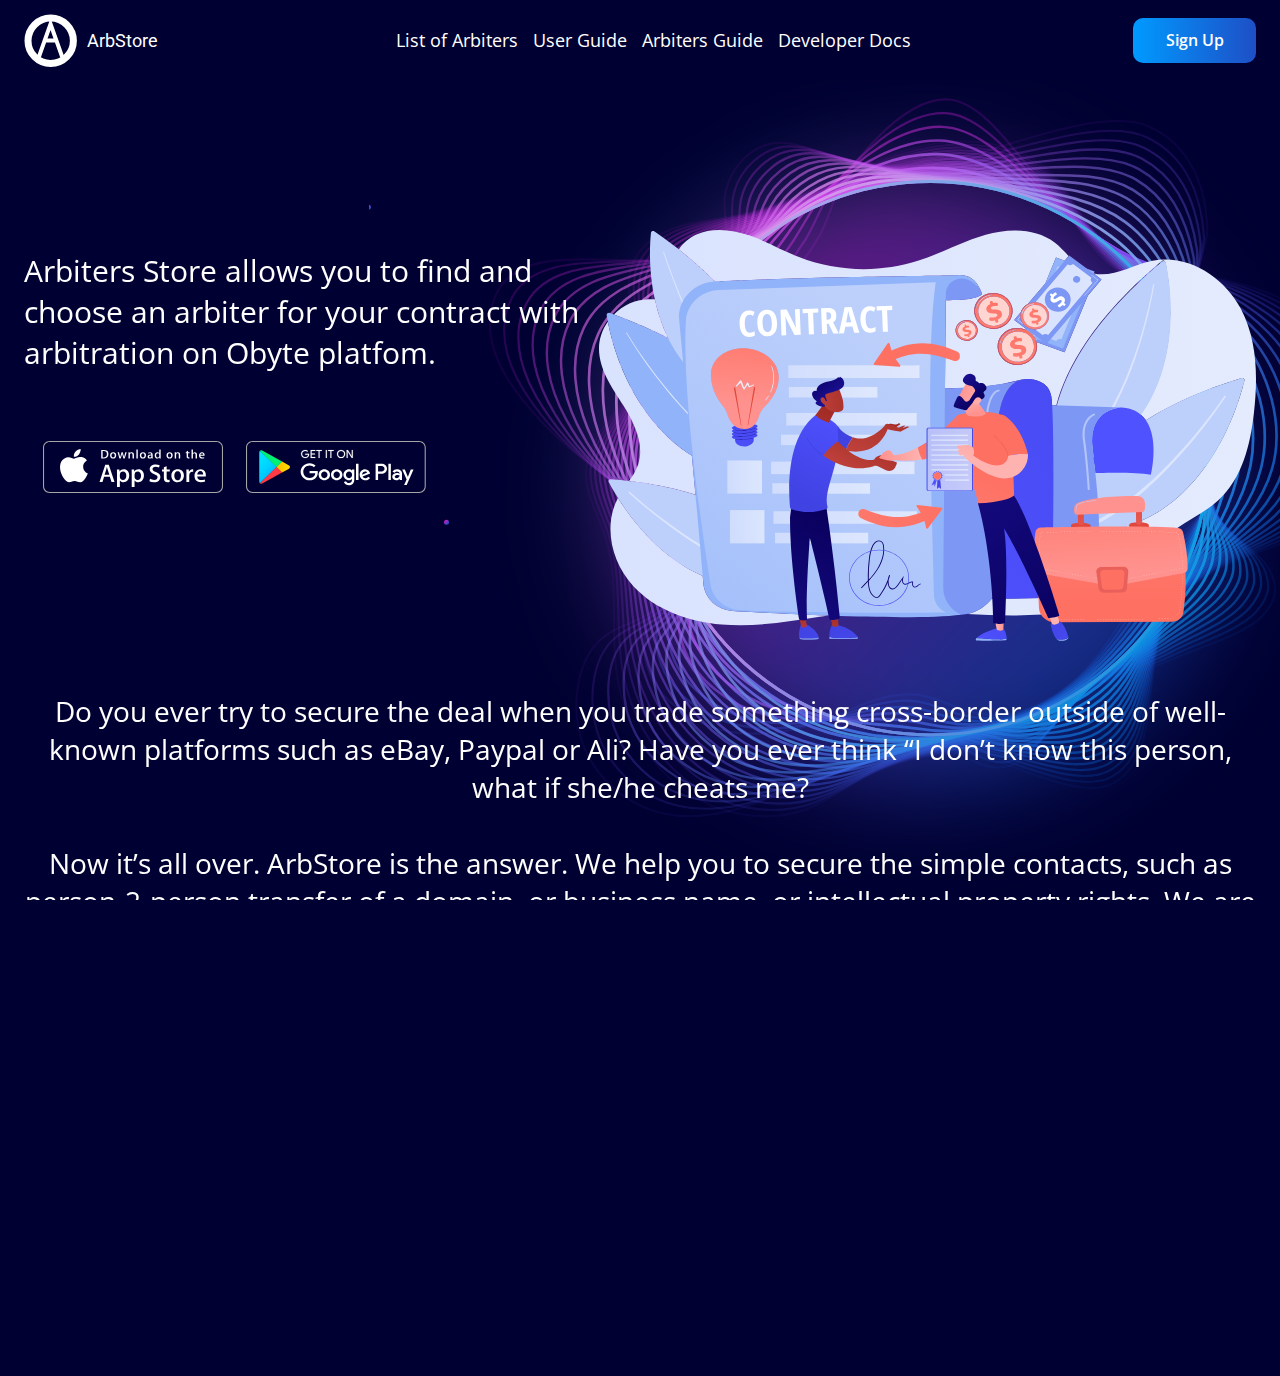
<file: index_old.html>
<!DOCTYPE html>
<html lang="en">
<head>
    <meta charset="UTF-8">
    <meta http-equiv="X-UA-Compatible" content="IE=edge">  
    <meta name="viewport" content="width=device-width, initial-scale=1.0, maximum-scale=1.0, user-scalable=no">
    <link rel="stylesheet" href="css/style.css">
    <link href="https://fonts.googleapis.com/css2?family=Open+Sans:wght@400;600&family=Roboto&display=swap" rel="stylesheet">
    <title>arbstore</title>
</head>
<body>
   
    <div class="container">
       <div class="index_container">
           <div class="wrapper">
                <header class="header">
                    <div class="container">
                        <div class="header__body">
                            <a href="index.html" class="header__logo">
                                <img src="img/logo.svg" alt="">
                                <span>ArbStore</span>
                            </a>  
                            <div class="header__burger">
                                <span></span>
                            </div>
                            <nav class="header__menu" >
                                <ul class="header__list ">
                                    <li><a  class="header__link" target="blank" href="arbiters.html">List of Arbiters</a></li>
                                    <li><a class="header__link"  target="blank" href="arbiterguide.html">User Guide</a></li>
                                    <li> <a class="header__link" target="blank" href="arbiterguide.html">Arbiters Guide</a></li>
                                    <li><a class="header__link"  target="blank" href="#">Developer Docs</a></li>
                                </ul>
                                <button class="menu_item__button adp_button">Sign Up</button>
                            </nav>
                            <button class="menu_item__button adp2_button">Sign Up</button>
                        </div>
                    </div>
                </header>

                <section class="content">
                <div class="adaptive_block">
                     <img src="img/backlogo640.png" alt="" srcset="">
                </div>
                <div class="description_block">
                    
                    <div class="description_block__textandmarket">
                        <div class="description_block__text">
                            <p>Arbiters Store allows you to find and choose an arbiter for your contract with arbitration on Obyte platfom.</p>
                        </div>
                        <div class="description_block__market">
                            <img src="img/AppStore.svg" alt="" srcset="">
                            <img src="img/GooglePlay.svg" alt="" srcset="">
                        </div>
                        
                    </div>
                    <div class="description_block__img">
                        <img src="img/back-img.svg" alt="CONTRACT">
                        <div class="description_block__img__aura">
                            <!-- <img src="img/back-img-aura.svg" alt=""> -->
                        </div>
                    </div>
                </div>
                <div class="main_text">
                    <p>Do you ever try to secure the deal when you trade something cross-border outside of well-known platforms such as eBay, Paypal or Ali? Have you ever think “I don’t know this person, what if she/he cheats me?</p>
                    <br>
                    <p>
                        Now it’s all over. ArbStore is the answer. 
                        We help you to secure the simple contacts, such as person-2-person transfer of a domain, or business name, or intellectual property rights. We are using blockchain to register your mutual obligations, keep funds and release them as soon as the deal is completed. If something goes wrong, our professional arbiters help to solve the case, acting completely in a legal field.    
                    </p>
                    <br>
                    <p>Register, fill in the contract, sign it – easy as 1-2-3. So, you’re protected now.</p>

                    <p>If you wish to become an arbiter yourself, you can sign-up on this ArbStore by pairing with its chatbot.</p>
                </div>

                <button class="button-sign">SIGN UP AS ARBITER</button>
                </section>

                <!-- <include src="footer.html"></include> -->
                <!-- <iframe src="./footer.html" frameborder="0"></iframe> -->

                <footer class="footer">
                <div class="social_items">
                    <img src="img/Icons/etherscan.svg" alt="etherscan">
                    <img src="img/Icons/Gihub.svg" alt="Gihub">
                    <img src="img/Icons/Slack.svg" alt="Slack">
                    <img src="img/Icons/Reddit.svg" alt="Reddit">
                    <img src="img/Icons/Twitter.svg" alt="Twitter">
                    <img src="img/Icons/Ghost Blog.svg" alt="Ghost Blog">
                    <img src="img/Icons/Telegram.svg" alt="Telegram">
                    <img src="img/Icons/Linkedin.svg" alt="Linkedin">
                </div>
                </footer>
            
                <div class="elipse_background">
                    <img src="img/Ellipse.svg" alt="#">
                </div>

            </div>
       </div>
    </div>

    <!-- https://www.figma.com/file/b1fYOMbIWXG4CLFI9a5qmu/Arbstore?node-id=81%3A237 -->

   
    <script src="js/jquery-3.6.0.min.js"></script>
    <script src="js/script.js"></script>
</body>
</html>
</file>
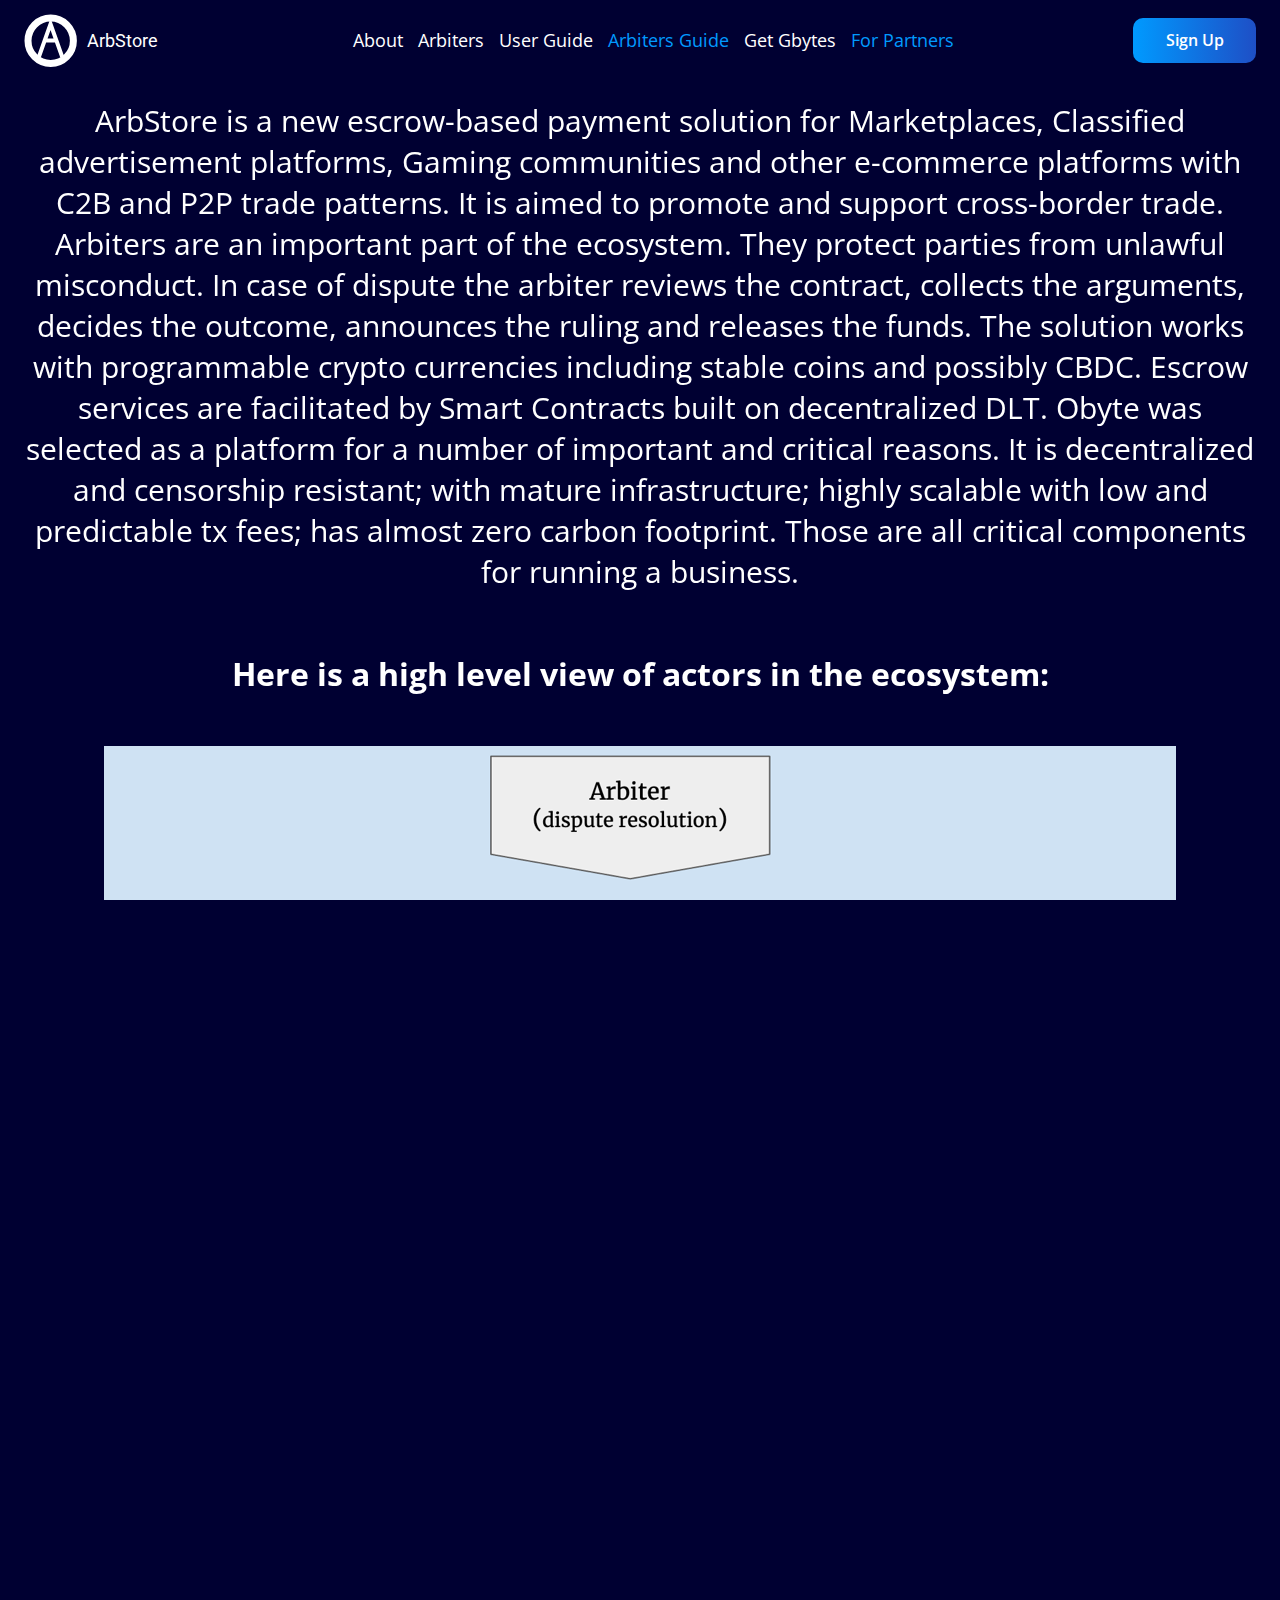
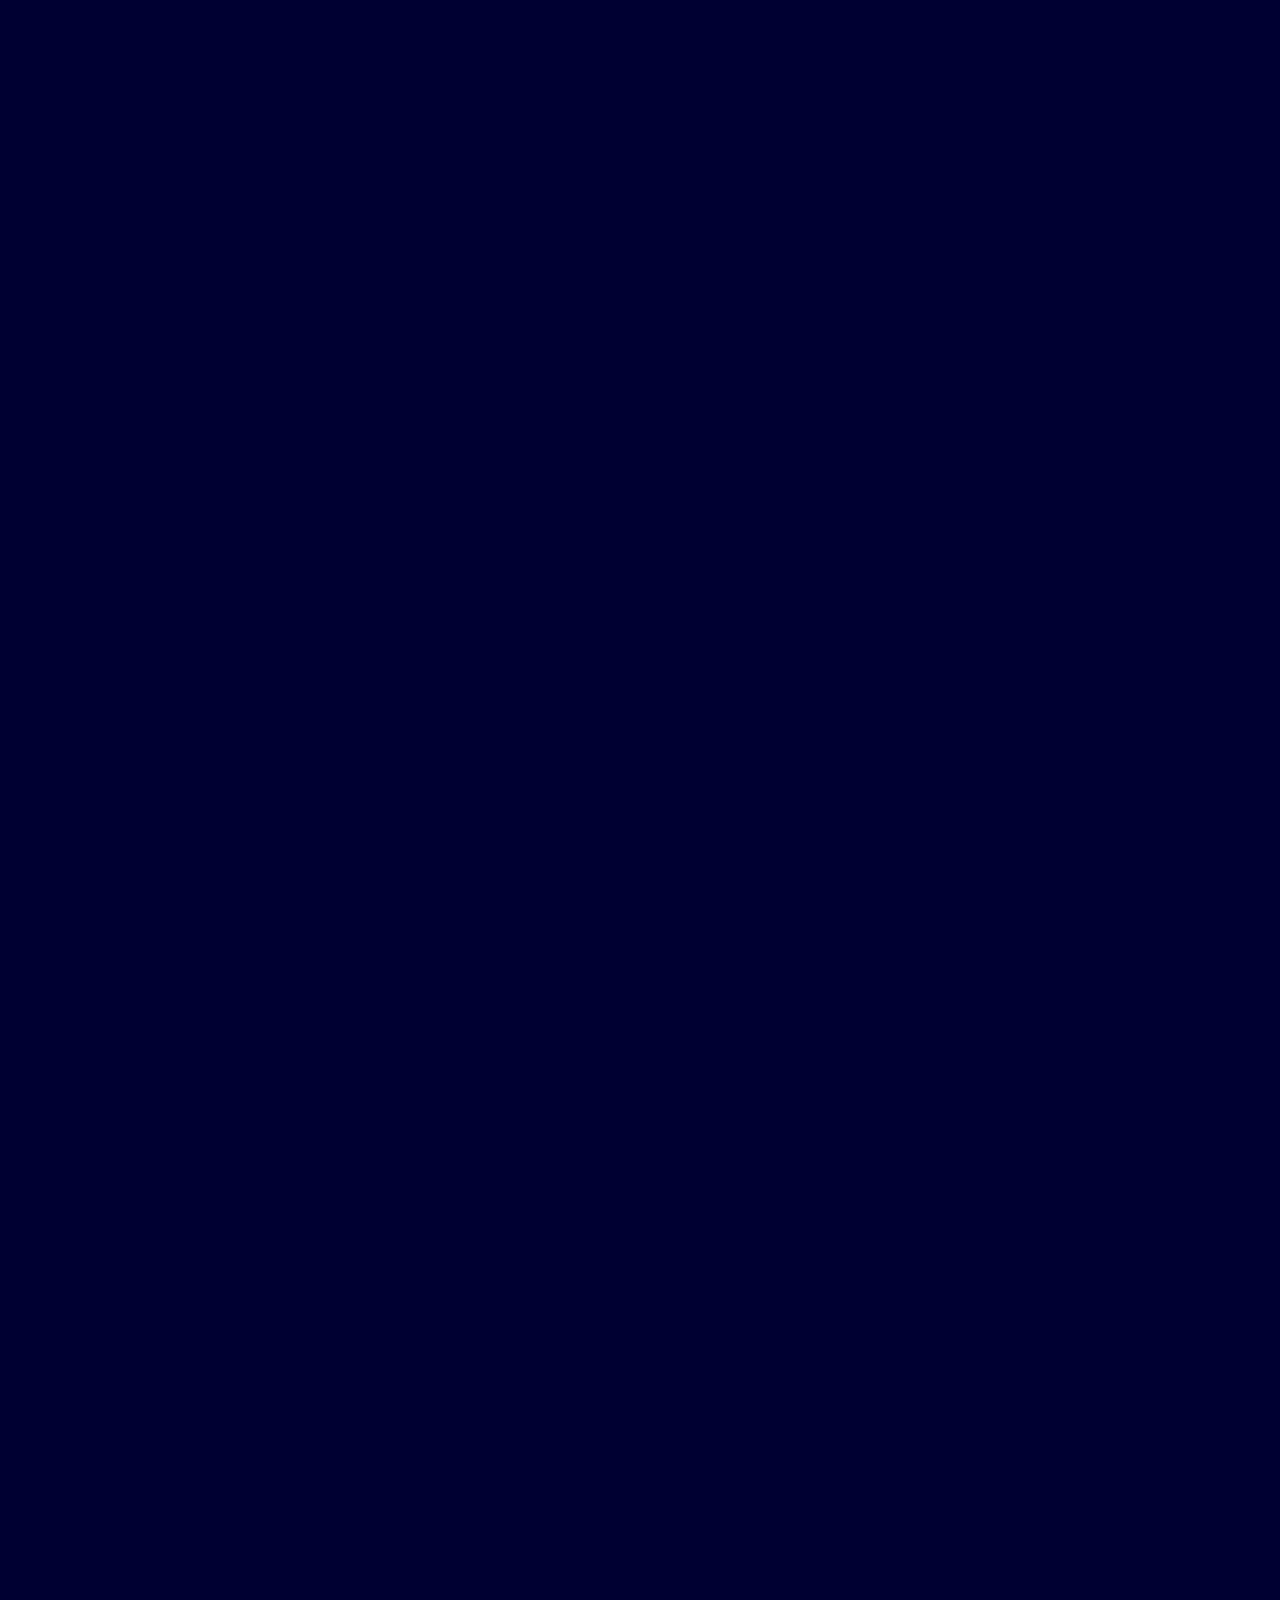
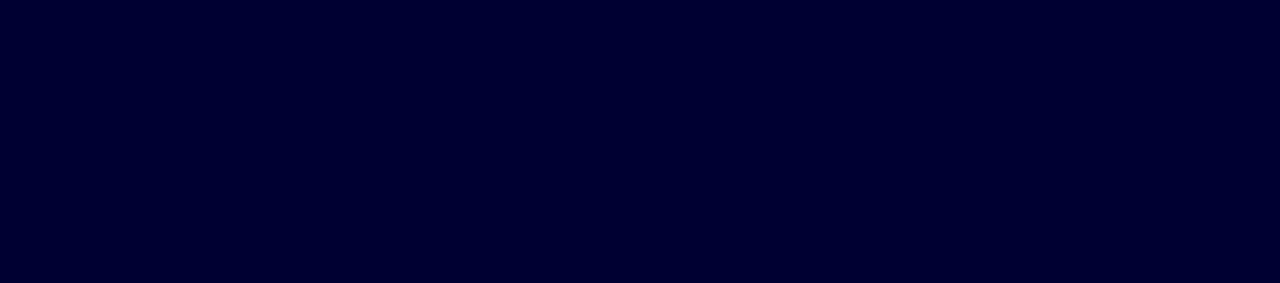
<file: partners.html>
<!DOCTYPE html>
<html lang="en">
<head>
    <meta charset="UTF-8">
    <meta http-equiv="X-UA-Compatible" content="IE=edge">  
    <meta name="viewport" content="width=device-width, initial-scale=1.0, maximum-scale=1.0, user-scalable=no">
    <link rel="stylesheet" href="css/style.css">
    <link href="https://fonts.googleapis.com/css2?family=Open+Sans:wght@400;600&family=Roboto&display=swap" rel="stylesheet">
    <title>arbstore</title>
</head>
<body>
   
    <div class="container">
       <div class="partners_container">
           <div class="wrapper">
            <header class="header">
                <div class="container">
                    <div class="header__body">
                        <a href="index.html" class="header__logo">
                            <img src="img/logo.svg" alt="">
                            <span>ArbStore</span>
                        </a>  
                        <div class="header__burger">
                            <span></span>
                        </div>
                        <nav class="header__menu" >
                            <ul class="header__list ">
                               <li><a  class="header__link" href="about.html">About</a></li>
                                    <li><a  class="header__link" href="arbiters.html">Arbiters</a></li>
                                    <li><a class="header__link" href="userguide.html">User Guide</a></li>
                                    <li> <a class="header__link active_page" href="arbiterguide.html">Arbiters Guide</a></li>
                                    <li><a class="header__link"  target="blank" href="https://getmein.ooo">Get Gbytes</a></li>
                                    <li><a class="header__link active_page"  href="partners.html">For Partners</a></li>
                            </ul>
                            <button class="menu_item__button adp_button">Sign Up</button>
                        </nav>
                        <button class="menu_item__button adp2_button">Sign Up</button>
                    </div>
                </div>
            </header>
                <section class="content">
                    <div class="content_partners">
                        <div class="partners_block1">
                            <p>ArbStore is a new escrow-based payment solution for Marketplaces, Classified advertisement platforms, Gaming communities and other e-commerce platforms with C2B and P2P trade patterns. It is aimed to promote and support cross-border trade. Arbiters are an important part of the ecosystem. They protect parties from unlawful misconduct. In case of dispute the arbiter reviews the contract, collects the arguments, decides the outcome, announces the ruling and releases the funds. The solution works with programmable crypto currencies including stable coins and possibly CBDC.
                            Escrow services are facilitated by Smart Contracts built on decentralized DLT. Obyte was selected as a platform for a number of important and critical reasons. It is decentralized and censorship resistant; with mature infrastructure; highly scalable with low and predictable tx fees; has almost zero carbon footprint. Those are all critical components for running a business.<br>
                            </p>
                        </div>
                        <div class="partners_block2">
                            <div class="platform_table_header">
                                <p> Here is a high level view of actors in the ecosystem:</p>
                            </div>
                           <img src="img/diagram.png" alt="" srcset="">
                        </div>
                        <div class="partners_block3">   
                            <div class="platform_table_header"> 
                                <p class="platform_table_header">When researching the payment market, we discovered some very promising <br><a class="link_p2p" href="https://worldpaymentsreport.com/wp-content/uploads/sites/5/2021/10/World-Payments-Report_2021_Web.pdf">data related to use of crypto for p2p payments:</a></p>               
                                <div class="platform_table_percentage">
                                    <div class="platform_table_percentage_value">
                                        <img src="img/10per.svg" alt="10%">
                                        <p>customers who currently use crypto as a payment</p>
                                        
                                    </div>
                                    <div class="platform_table_percentage_value">
                                        <img src="img/35per.svg" alt="35%">
                                        <p>customers witness increased cross-border payment needs, concerned of high tx fees and lack of standardization in global payments</p>
                                    </div>
                                    <div class="platform_table_percentage_value">
                                        <img src="img/45per.svg" alt="34%">
                                        <p>will use crypto currency payment method in the next 1-2- years</p>
                                    </div>
                                </div>
                            </div> 
                            <p> <br> With this forecast in hands, we see that marketplaces should start adopting the emerging payment method in order to keep their client base happy.</p>

                            <div class="platform_table_header">
                                <p>What are the true benefits for the marketplaces?</p>
                                <div class="platform_table">
                                    <div class="platform_table_block1">
                                        <p>Adding value for the users by eliminating the risk of fraud</p>
                                        <p>Acquiring a new segment of users, who prefer crypto to credit cards</p>
                                        <p>Eliminating the lack of standardization in global payments? You will expand your geography</p>
                                    </div>
                                    <div class="platform_table_block2">
                                        <p>Improving operating margins by reducing the cost of security management</p>
                                        <p>Lack of fraud improves your customer experience (less unhappy users)</p>
                                        <p>Low and transparent tx fee spur the volumes</p>
                                    </div>   
                                </div>
                            </div>

                            <p> In summary we want to outline that ArbStore has generated an alternative approach to the existing market practices in the escrow p2p payment segment. It is cost efficient, secure and eliminates the lack of standardization in global payments. This new innovative application integrated DeFi into p2p payment market where demand is expected to grow exponentially <br>
                            For more details please <a class="link_p2p" href="partners@arbstore.org">contact partners@arbstore.org</a> </p>
                        </div>                        
                    </div>
                </section>

                <!-- <include src="footer.html"></include> -->
                <!-- <iframe src="./footer.html" frameborder="0"></iframe> -->

                <footer class="footer">
                <div class="social_items">
                    <img src="img/Icons/etherscan.svg" alt="etherscan">
                    <img src="img/Icons/Gihub.svg" alt="Gihub">
                    <img src="img/Icons/Slack.svg" alt="Slack">
                    <img src="img/Icons/Reddit.svg" alt="Reddit">
                    <img src="img/Icons/Twitter.svg" alt="Twitter">
                    <img src="img/Icons/Ghost Blog.svg" alt="Ghost Blog">
                    <img src="img/Icons/Telegram.svg" alt="Telegram">
                    <img src="img/Icons/Linkedin.svg" alt="Linkedin">
                </div>
                </footer>
            
                <div class="elipse_background">
                    <img src="img/Ellipse.svg" alt="#">
                </div>

            </div>
       </div>
    </div>

    <!-- https://www.figma.com/file/b1fYOMbIWXG4CLFI9a5qmu/Arbstore?node-id=81%3A237 -->

   
    <script src="js/jquery-3.6.0.min.js"></script>
    <script src="js/script.js"></script>
</body>
</html>
</file>
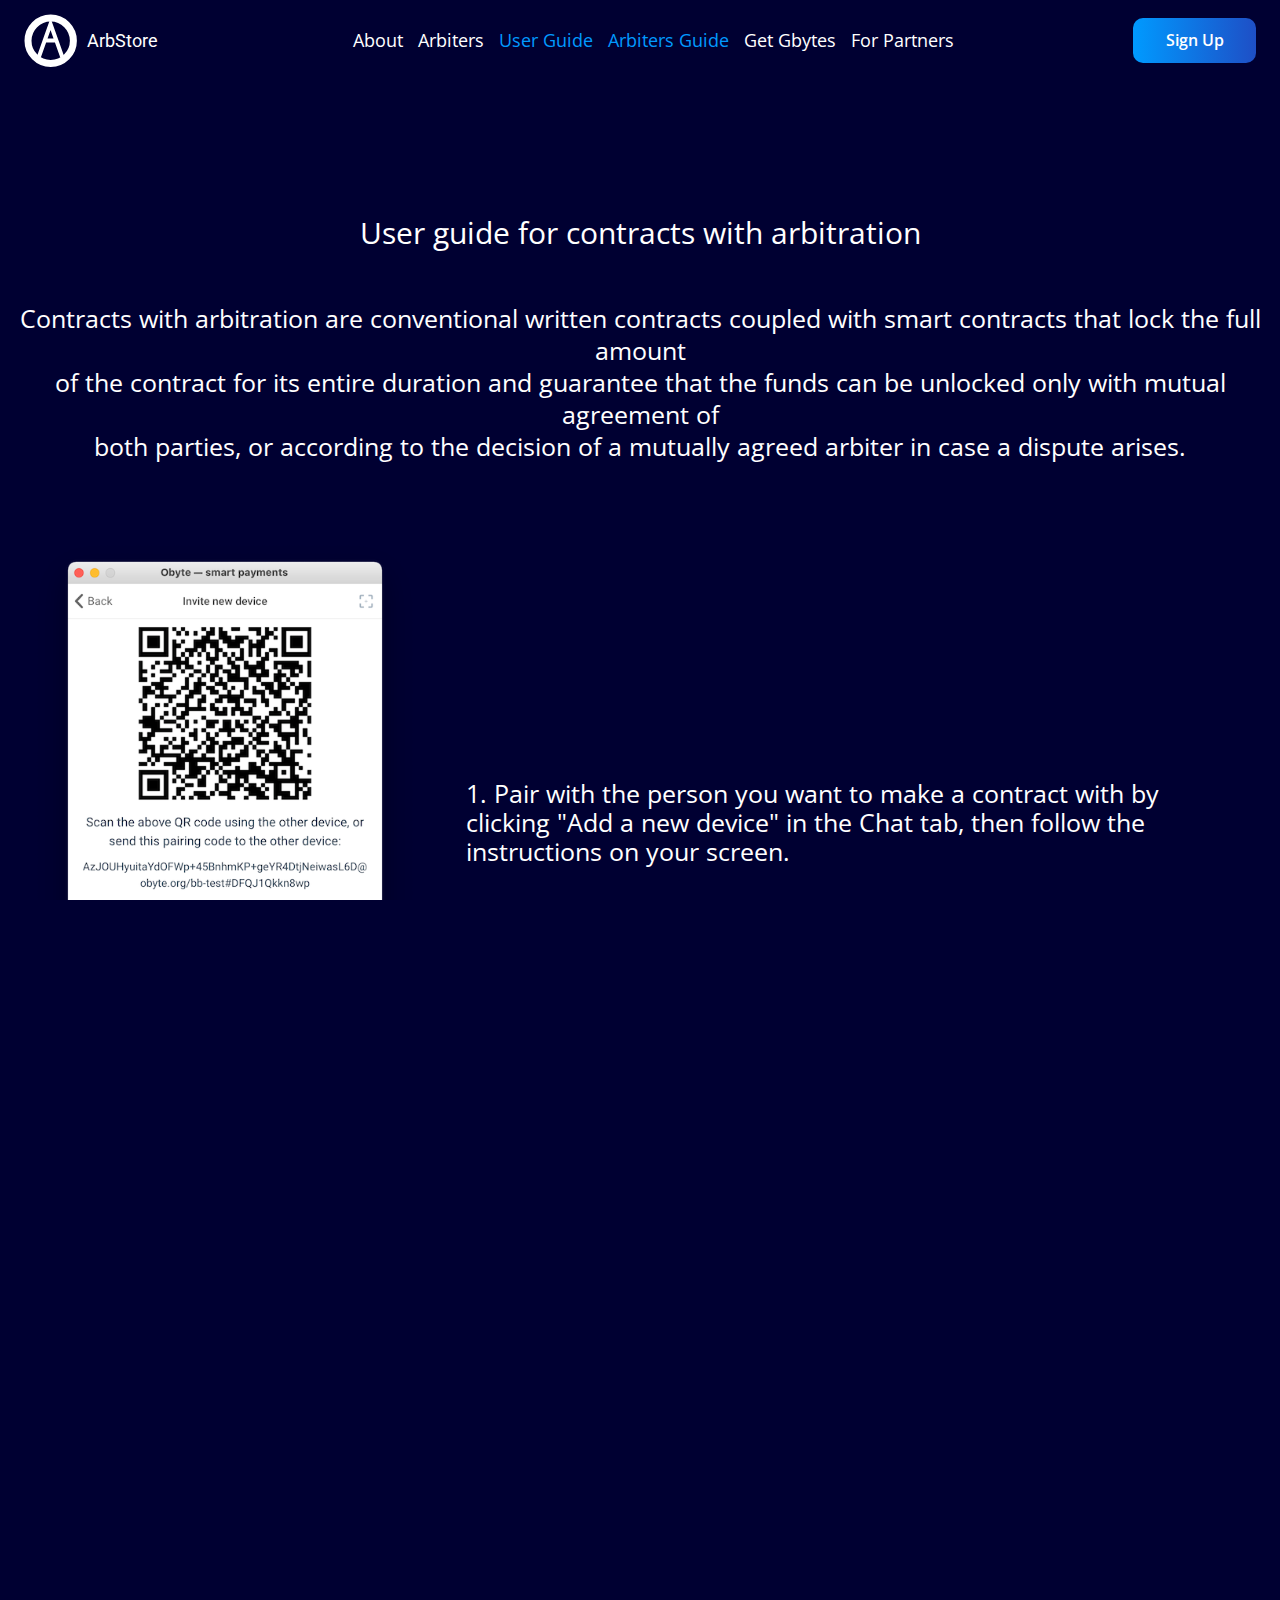
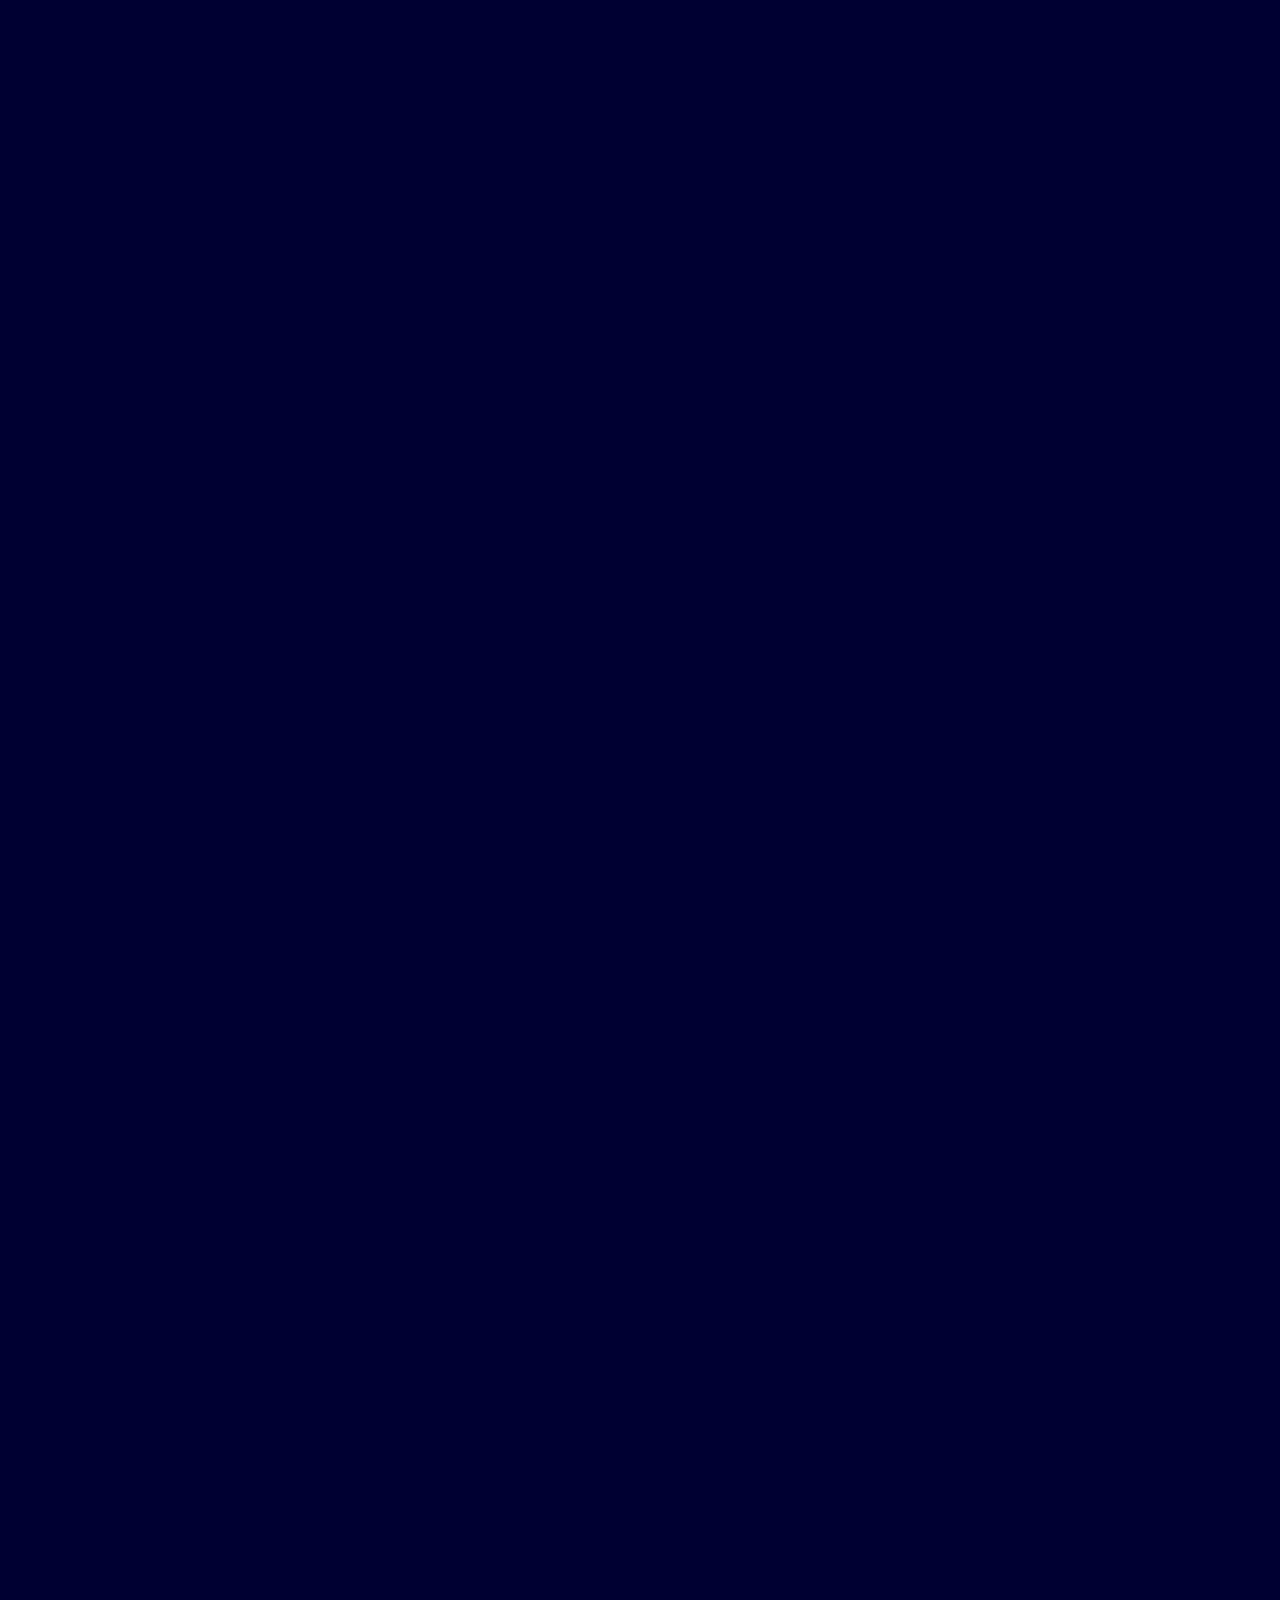
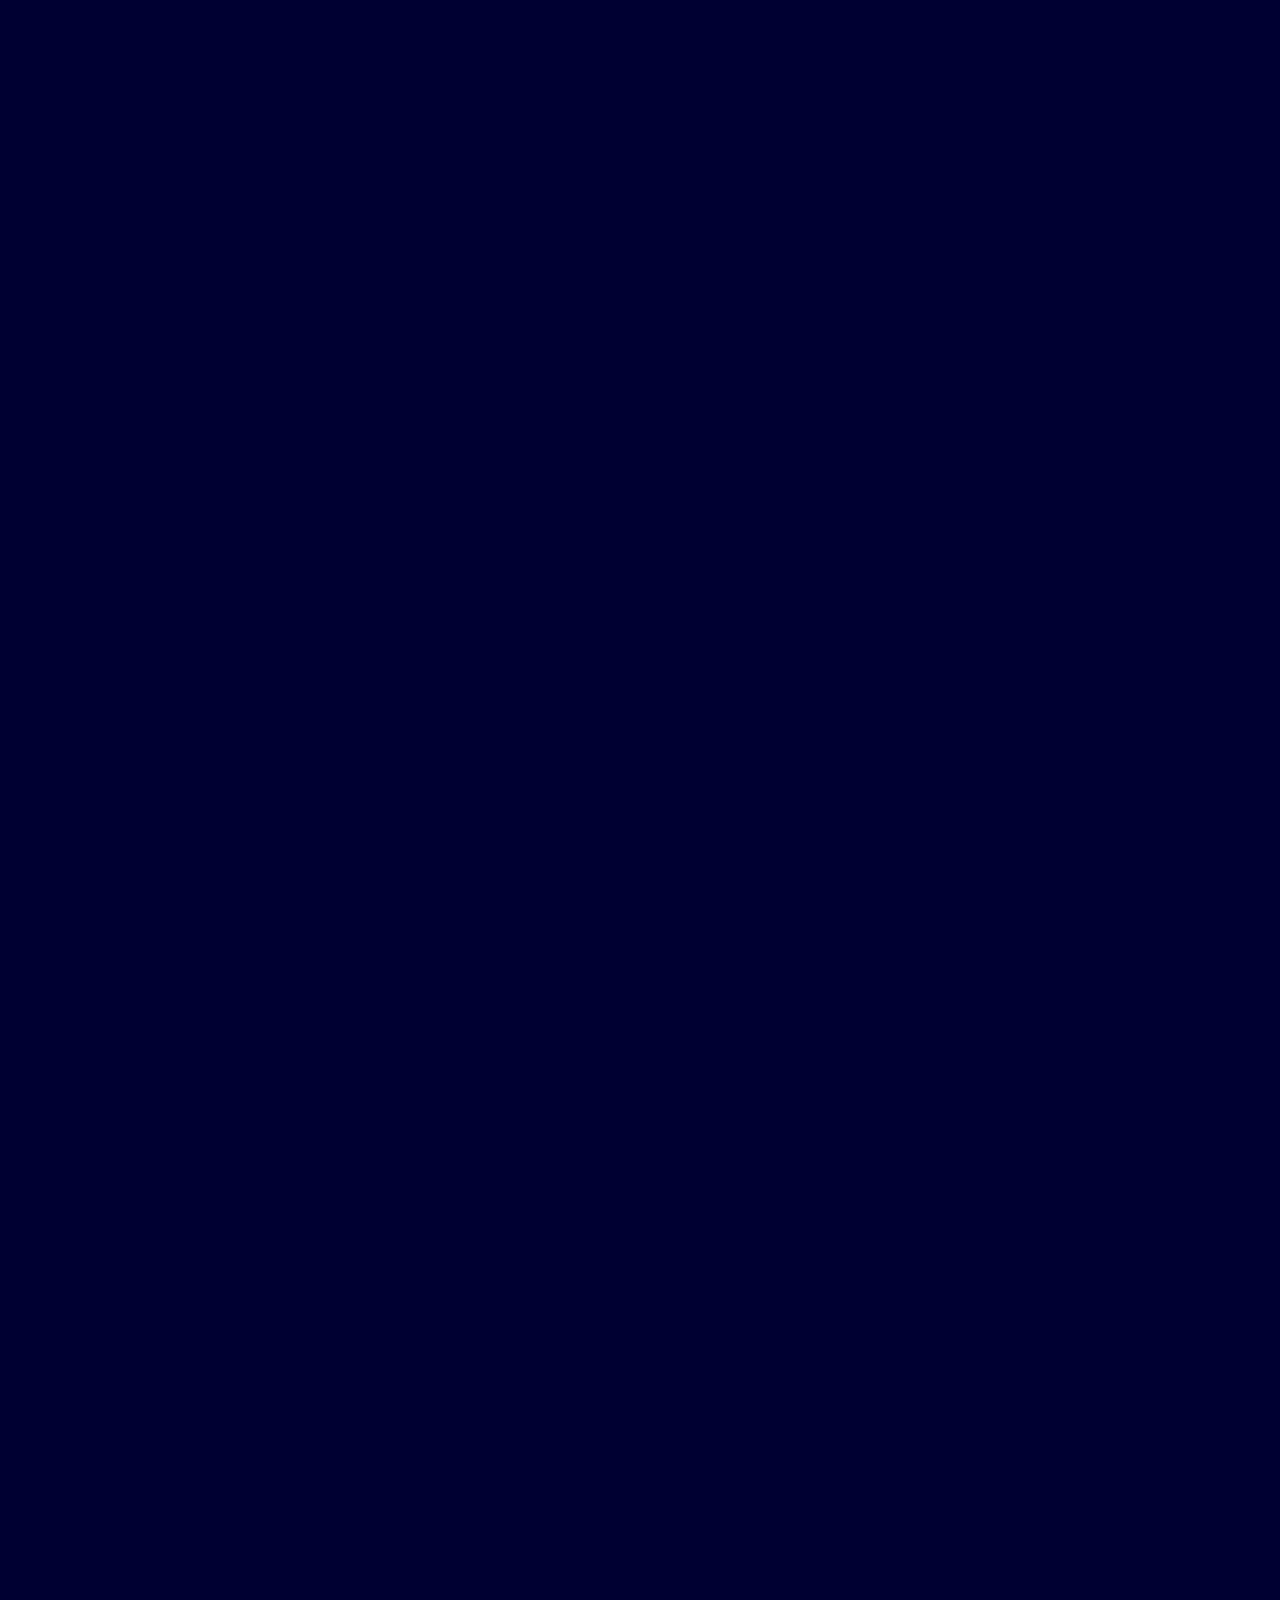
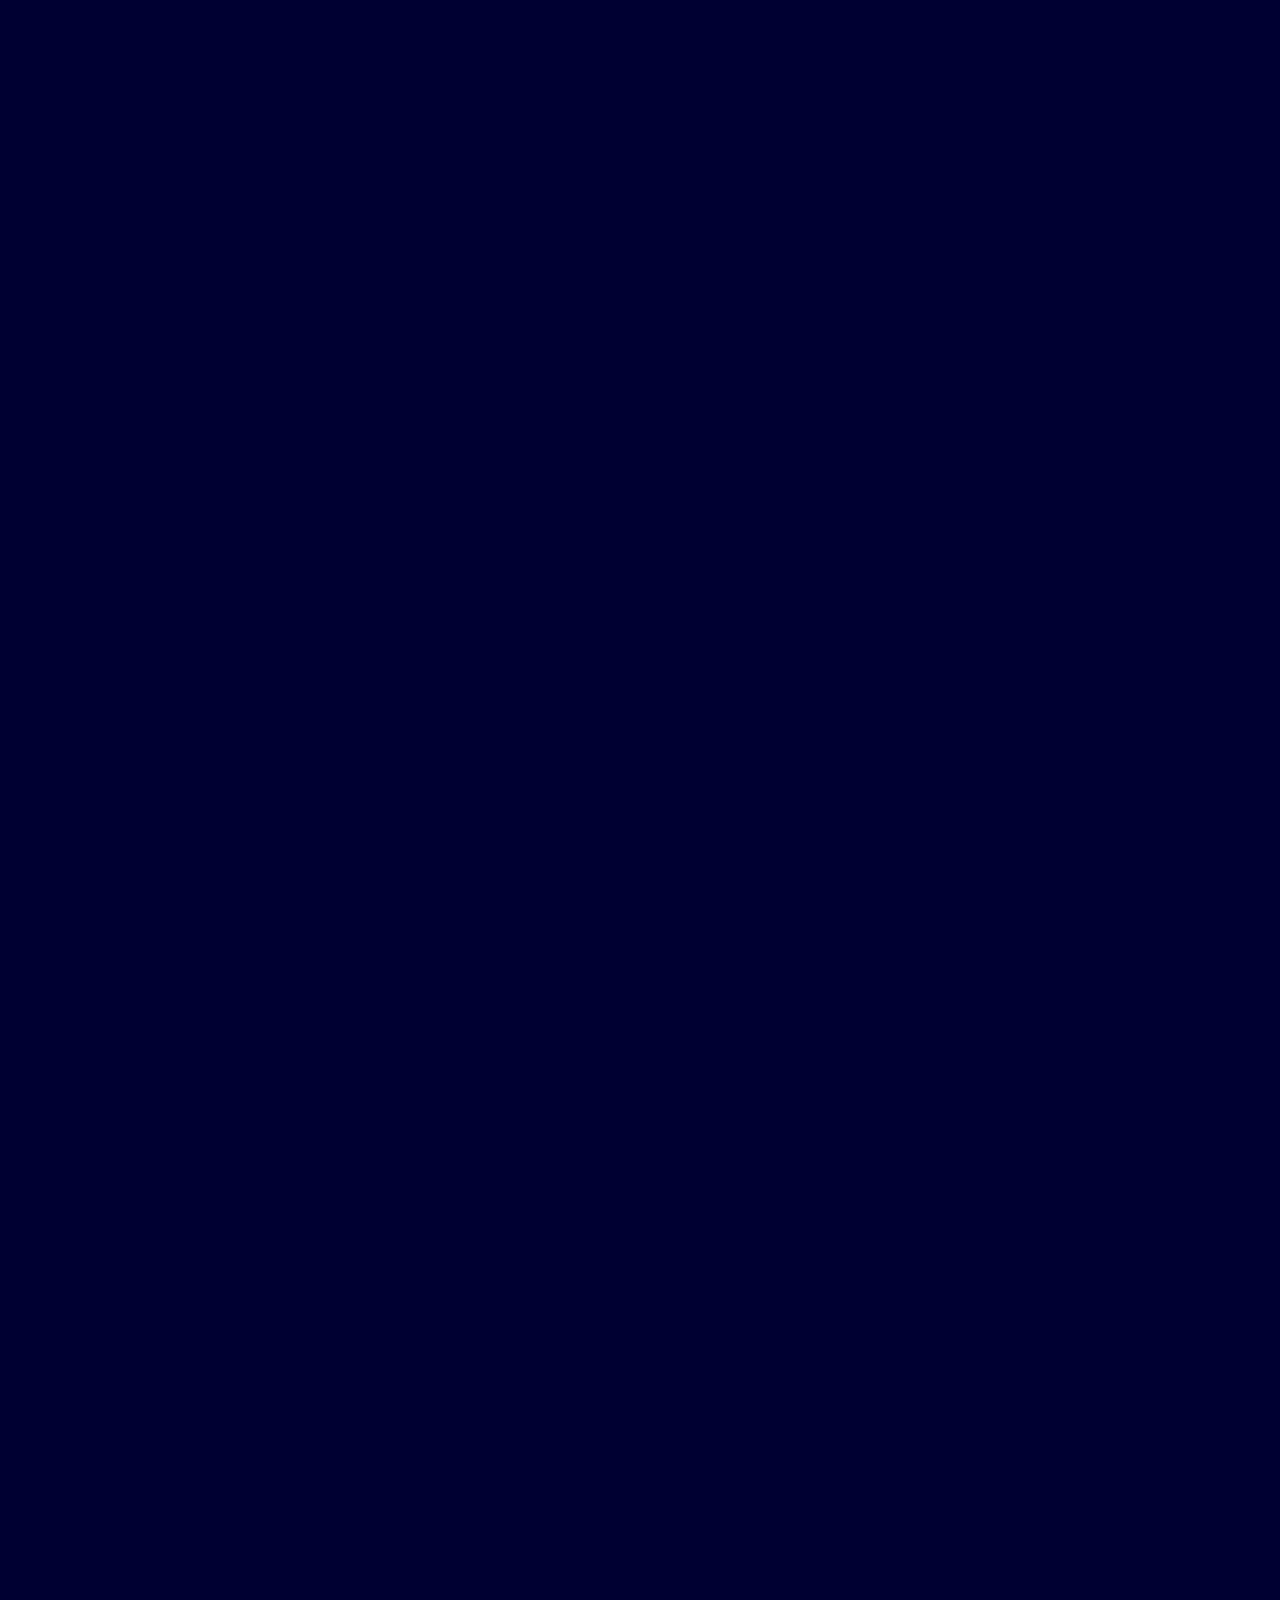
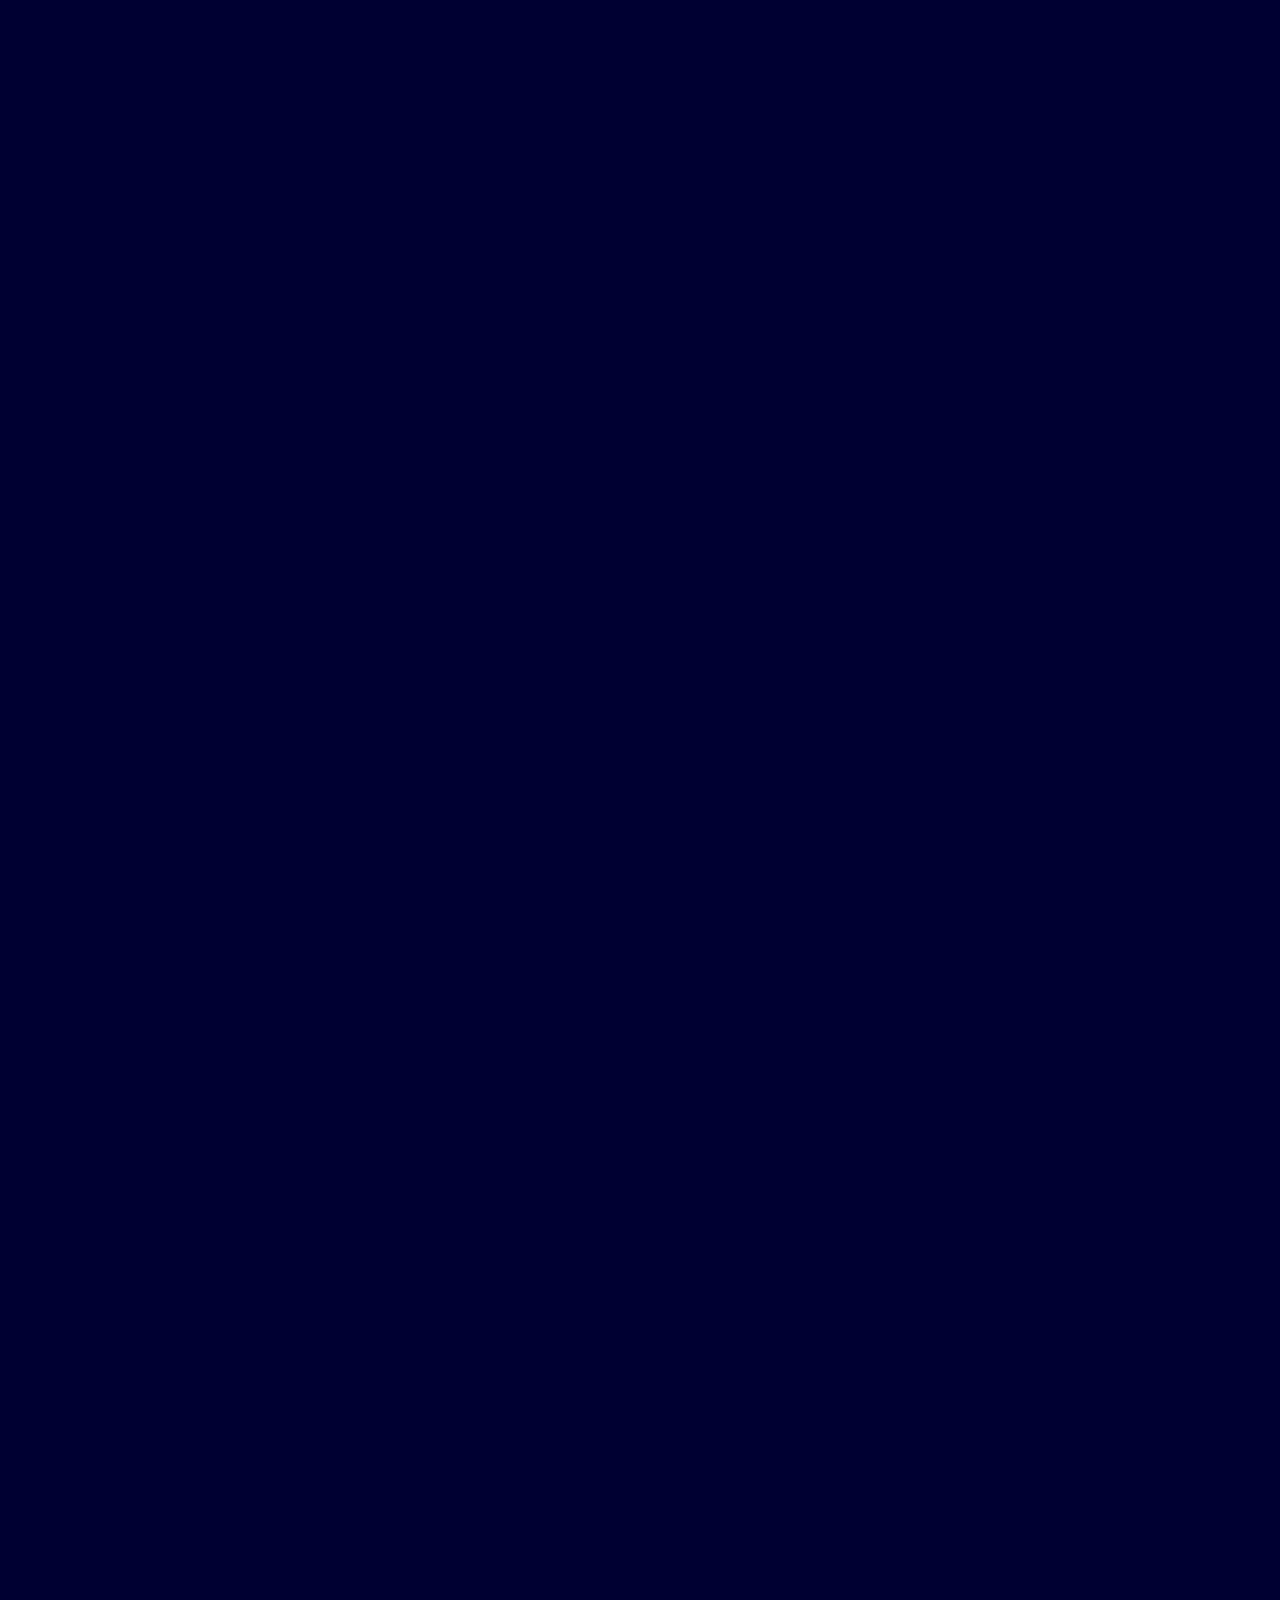
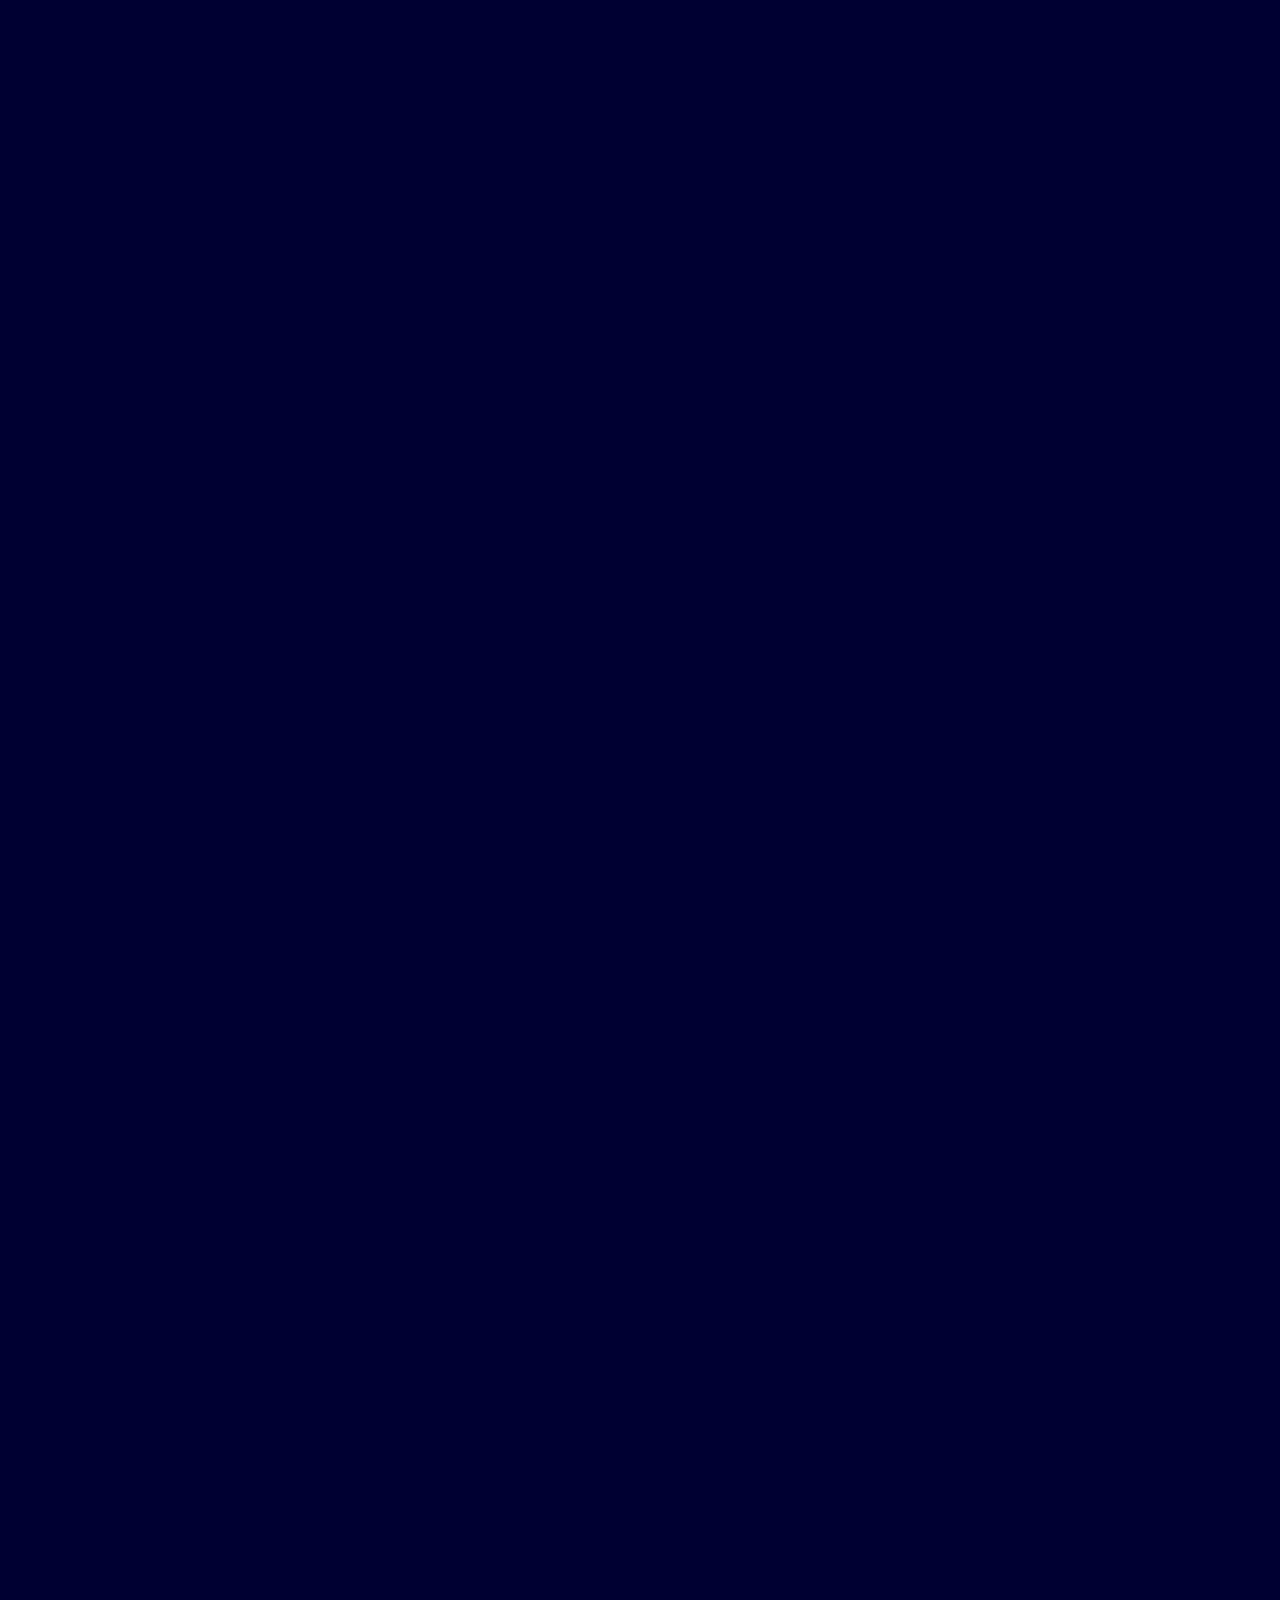
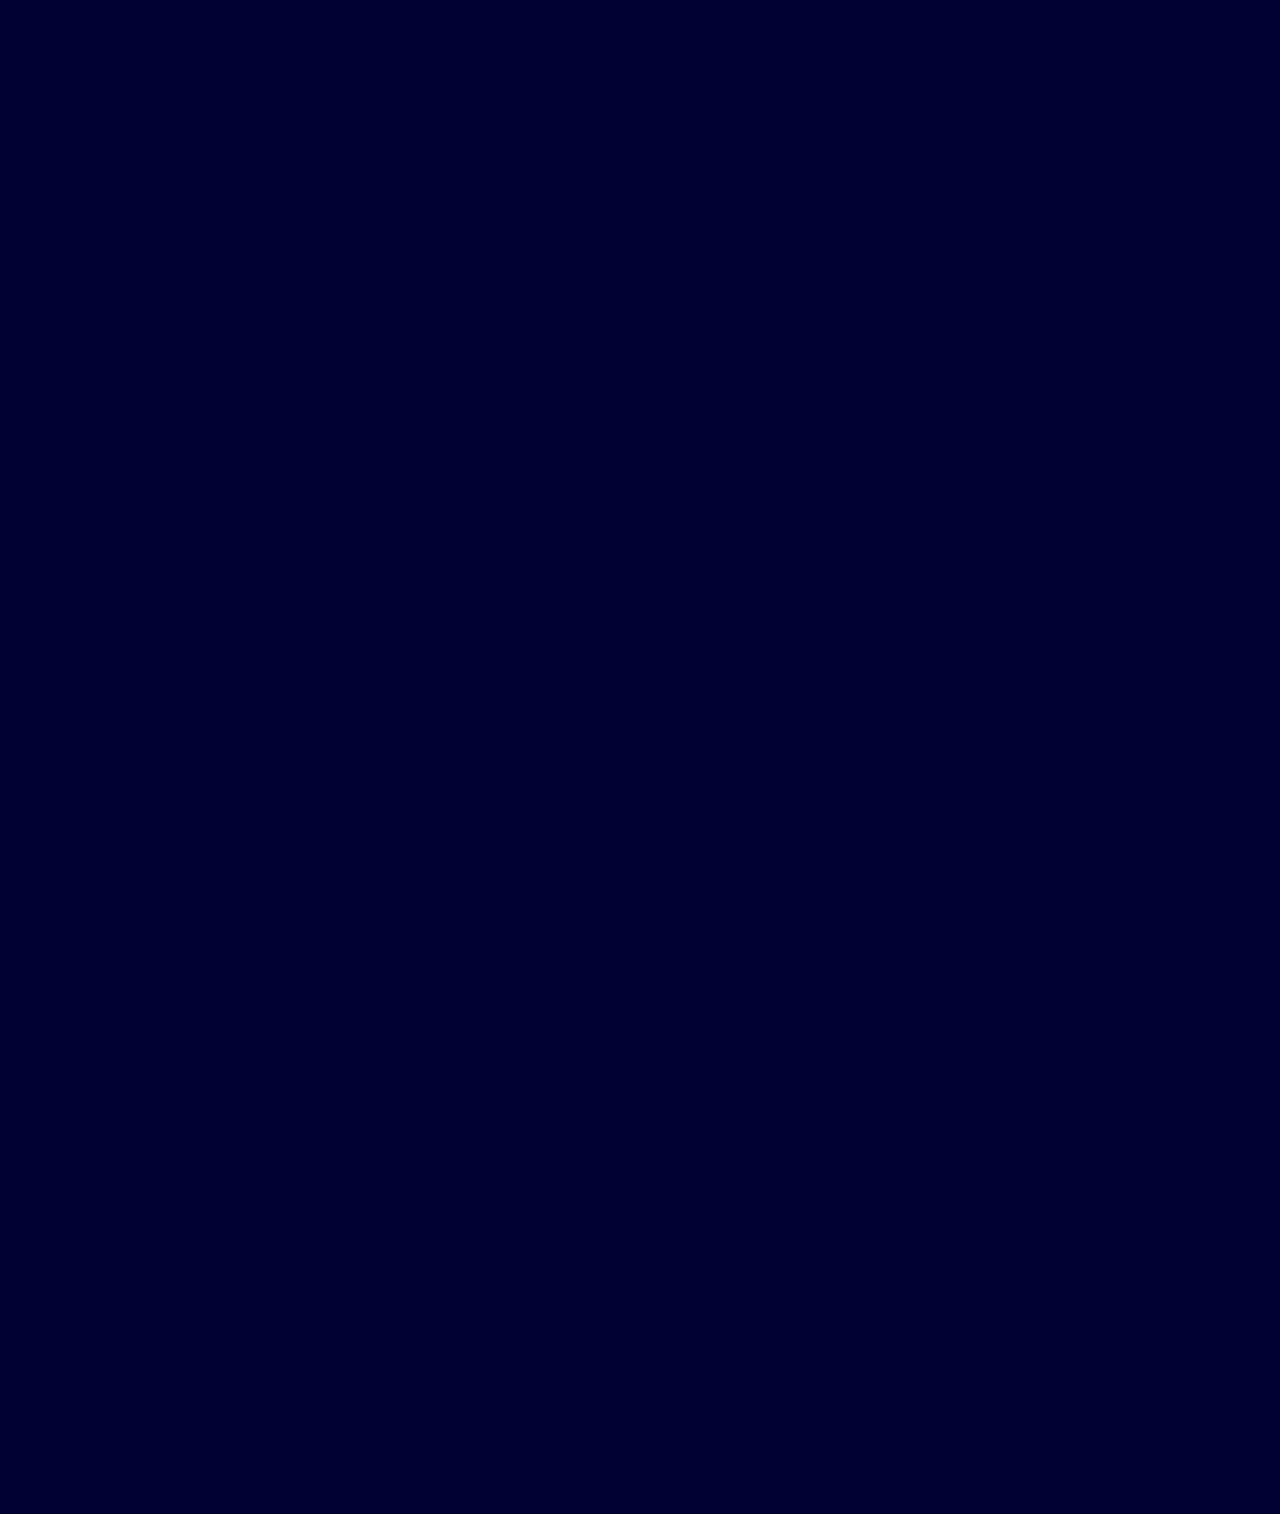
<file: userguide.html>
<!DOCTYPE html>
<html lang="en">
<head>
    <meta charset="UTF-8">
    <meta http-equiv="X-UA-Compatible" content="IE=edge">
    <meta name="viewport" content="width=device-width, initial-scale=1.0">
    <link rel="stylesheet" href="css/style.css">
    <!-- <link rel="preconnect" href="https://fonts.googleapis.com"> -->
    <!-- <link rel="preconnect" href="https://fonts.gstatic.com" crossorigin> -->
    <link href="https://fonts.googleapis.com/css2?family=Open+Sans:wght@400;600&family=Roboto&display=swap" rel="stylesheet">
    <title>arbstore</title>
</head>
<body>
    <div class="container">
        <div class="wrapper">
            <header class="header">
                <div class="container">
                    <div class="header__body">
                        <a href="index.html" class="header__logo">
                            <img src="img/logo.svg" alt="">
                            <span>ArbStore</span>
                        </a>  
                        <div class="header__burger">
                            <span></span>
                        </div>
                        <nav class="header__menu" >
                            <ul class="header__list ">
                                 <li><a  class="header__link" href="about.html">About</a></li>
                                    <li><a  class="header__link" href="arbiters.html">Arbiters</a></li>
                                    <li><a class="header__link active_page" href="userguide.html">User Guide</a></li>
                                    <li> <a class="header__link active_page" href="arbiterguide.html">Arbiters Guide</a></li>
                                    <li><a class="header__link"  target="blank" href="https://getmein.ooo">Get Gbytes</a></li>
                                    <li><a class="header__link"  href="partners.html">For Partners</a></li>
                            </ul>
                            <button class="menu_item__button adp_button">Sign Up</button>
                        </nav>
                        <button class="menu_item__button adp2_button">Sign Up</button>
                    </div>
                </div>
            </header>

            <section class="content">
                <h2 class="head2">User guide for contracts with arbitration</h2>
                <div class="about-contract">
                    <p>Contracts with arbitration are conventional written contracts coupled with smart contracts that lock the full amount <br> of the contract for its entire duration and guarantee that the funds can be unlocked only with mutual agreement of<br>both parties, or according to the decision of a mutually agreed arbiter in case a dispute arises.</p>
                </div>
                <div class="user-guide-container">
                    <div class="user-guide-container__block">
                        <div class="user-guide-container__img">
                            <img src="img/guide/userguide_pair.svg" alt="#" srcset="">
                        </div>
                        <div class="user-guide-container__text">
                            <p>1. Pair with the person you want to make a contract with by clicking "Add a new device" in the Chat tab, then follow the instructions on your screen.</p>
                        </div>                        
                    </div>

                    <div class="user-guide-container__block">
                        <div class="user-guide-container__text">
                            <p>(OPTIONAL) You can attest your real name before creating a contract, so it will show up on the contract and your counterparty will see it during contract signing. The same applies to your counterparty. <br> <br>

                            Real Name attestation can be done via a Real Name Attestation bot found in the Bot Store (the second tab of your chat window). Add this bot and follow its instructions.</p>
                        </div> 
                        <div class="user-guide-container__img">
                            <img src="img/guide/userguide_rna.svg" alt="#" srcset="">
                        </div>                       
                    </div>

                    <div class="user-guide-container__block">
                        <div class="user-guide-container__img">
                            <img src="img/guide/userguide_address.svg" alt="#" srcset="">
                        </div>
                        <div class="user-guide-container__text">
                            <p>(OPTIONAL) If you got attested, share your private profile with your peer so they can see it on the contract.</p>
                        </div>                        
                    </div>

                    <div class="user-guide-container__block">
                        <div class="user-guide-container__text">
                            <p>2. One of the parties opens a chat with the other and shares their address by clicking "Insert my address".</p>
                        </div> 
                        <div class="user-guide-container__img">
                            <img src="img/guide/userguide_insertaddress.svg" alt="#" srcset="">
                        </div>                       
                    </div>

                    <div class="user-guide-container__block">
                        <div class="user-guide-container__img">
                            <img src="img/guide/userguide_address.svg" alt="#" srcset="">
                        </div>
                        <div class="user-guide-container__text">
                            <p>3. The other party clicks the received address and chooses "Offer contract with arbitration" This party will be the offerer while the other party will be the acceptor.</p>
                        </div>                        
                    </div>

                    <div class="user-guide-container__block">
                        <div class="user-guide-container__text">
                            <p>4. The offerer then fills out the contract offer. <br><br>

                                4.1. First, they select the roles for themselves (Buyer or Seller) implicitly setting the opposite role for the other party. <br><br>
                                
                                4.2. Then they enter the amount that the buyer is going to pay to the seller for their goods or services. They also select the asset in which the payment will be made. A good candidate for the asset is a stablecoin (such as OUSDv2) that the buyer needs to obtain first from </p>
                        </div> 
                        <div class="user-guide-container__img">
                            <img src="img/guide/userguide_role.svg" alt="#" srcset="">
                        </div>                       
                    </div>

                    <div class="user-guide-container__block">
                        <div class="user-guide-container__img">
                            <img src="img/guide/userguide_role1.svg" alt="#" srcset="">
                        </div>
                        <div class="user-guide-container__text">
                            <p>4.3. Then, the offerer picks an arbiter from this (or another) ArbStore. You can filter them by their specializations, compare prices for their services, and their recent stats. Copy/paste the address of the chosen arbiter in the field. Discuss the arbiter candidate(s) with the other party to make sure they are OK with your choice.</p>
                        </div>                        
                    </div>

                    <div class="user-guide-container__block">
                        <div class="user-guide-container__text">
                            <p>4.4. Now fill in the contract title and text. Make sure that you mention the names and the roles of both parties in the contract body, like in real-world contracts. The contract text should be written in 3rd person, avoid "I" and "you" as otherwise the arbiter will have trouble identifying who is who if you have a dispute and the contract lands on the arbiter's desk. The text should be rather long and spell out all the terms and conditions, rights and obligations in your deal with the other party.</p>
                        </div> 
                        <div class="user-guide-container__img">
                            <img src="img/guide/userguide_role2.svg" alt="#" srcset="">
                        </div>                       
                    </div>

                    <div class="user-guide-container__block">
                        <div class="user-guide-container__img">
                            <img src="img/guide/userguide_role3.svg" alt="#" srcset="">
                        </div>
                        <div class="user-guide-container__text">
                            <p>4.5. You can also optionally provide your contact info, so both the peer and the arbiter can contact you via messengers / phone / email, etc. <br><br>

                            When done, click the "Offer contract" button to send the contract to your peer for review and signing.</p>
                        </div>                        
                    </div>

                    <div class="user-guide-container__block">
                        <div class="user-guide-container__text">
                            <p>5. The other party (acceptor) then receives this contract offer via chat, opens and reviews it. They should check the amount of the contract, the currency, the arbiter, and the contract text. If they agree with everything, they accept the contract. Optionally, they can add their contacts for the other party and for the arbiter.</p>
                        </div> 
                        <div class="user-guide-container__img">
                            <img src="img/guide/userguide_role4.svg" alt="#" srcset="">
                        </div>                       
                    </div>

                    <div class="user-guide-container__block">
                        <div class="user-guide-container__img">
                            <img src="img/guide/userguide_role5.svg" alt="#" srcset="">
                        </div>
                        <div class="user-guide-container__text">
                            <p>6. After the contract is accepted by the acceptor, and the offerer comes online again, their wallet will post a unit into the DAG with the hash of the contract text. The acceptor needs to co-sign this unit, their wallet will prompt them to do so if necessary. This hash signed by both parties serves as a confirmation of their agreement.</p>
                        </div>                        
                    </div>

                    <div class="user-guide-container__block">
                        <div class="user-guide-container__text">
                            <p>7. After the unit is posted, the buyer needs to pay to the contract by opening the contract in their wallet and clicking the Pay button. This locks the money on the smart contract address associated with the contract.</p>
                        </div> 
                        <div class="user-guide-container__img">
                            <img src="img/guide/userguide_role6.svg" alt="#" srcset="">
                        </div>                       
                    </div>

                    <div class="user-guide-container__block">
                        <div class="user-guide-container__img">
                            <img src="img/guide/userguide_role7.svg" alt="#" srcset="">
                        </div>
                        <div class="user-guide-container__text">
                            <p>8. After the contract is paid, the seller starts fulfilling their contract obligations. After the work is done and the buyer is satisfied with the results, they release the funds from the contract to the seller by clicking the "release funds" button in the contract view. The contract is now completed.</p>
                        </div>                        
                    </div>

                    <div class="user-guide-container__block">
                        <div class="user-guide-container__text">
                            <p>9. If the seller is unable to fulfil their obligations, they can cancel the contract at any time and return the funds back to the buyer by clicking the "Refund" button in their wallet.</p>
                        </div> 
                        <div class="user-guide-container__img">
                            <img src="img/guide/userguide_role8.svg" alt="#" srcset="">
                        </div>                       
                    </div>

                    <div class="user-guide-container__block">
                        <div class="user-guide-container__img">
                            <img src="img/guide/userguide_role9.svg" alt="#" srcset="">
                        </div>
                        <div class="user-guide-container__text">
                            <p>10. In case there is a disagreement about the contract performance and the parties can't resolve it themselves, any party can start a dispute and invoke the arbiter by clicking the open dispute link.</p>
                        </div>                        
                    </div>

                    <div class="user-guide-container__block">
                        <div class="user-guide-container__text">
                            <p>11. After the "open dispute" link was clicked, the arbiter selected in the contract will automatically receive the contract text, briefly review it, and based on the contract's complexity will estimate the cost of their service and ask the plaintiff to pay for it. The payment is processed through the ArbStore this arbiter is enrolled with, so the plaintiff will receive a payment request from the ArbStore in chat. The payment will be held by the ArbStore until the arbiter makes a decision.
                            <br><br>
                            After the payment is sent, the arbiter starts resolving the dispute. They will contact both parties through Obyte wallet chat or other means of communication they indicated in the contract, collect evidence from both parties, and make a decision about the party who wins the dispute. 
                            <br><br>
                            The arbiter then posts a specially crafted unit into the DAG which allows the winning party to claim the funds locked on the contract.</p>
                        </div> 
                        <div class="user-guide-container__img">
                            <img src="img/guide/userguide_role10.svg" alt="#" srcset="">
                        </div>                       
                    </div>

                    <div class="user-guide-container__block">
                        <div class="user-guide-container__img">
                            <img src="img/guide/userguide_role11.svg" alt="#" srcset="">
                        </div>
                        <div class="user-guide-container__text">
                            <p>12. If the arbiter decides the dispute in your favor, you will be notified about this in chat and can now claim funds from the contract by clicking the "Claim funds" button in the contract view.</p>
                        </div>                        
                    </div>

                    <div class="user-guide-container__block">
                        <div class="user-guide-container__text">
                            <p>13. If the losing party is not satisfied with the arbiter's work, they can appeal the arbiter's decision through contract view. This action will invoke an ArbStore moderator. Although the moderator can't reverse the arbiter decision, they can (partially) compensate the appellant if they find that the arbiter's work was unsatisfactory. The moderator will take a payment for their work and look into the arbiter's decision. They can either agree with the arbiter and close the appeal, or agree with the appellant and pay them a fixed compensation out of the arbiter's deposit with the ArbStore.</p>
                        </div> 
                        <div class="user-guide-container__img">
                            <img src="img/guide/userguide_role12.svg" alt="#" srcset="">
                        </div>                       
                    </div>


                </div>

            </section>

            <!-- <include src="footer.html"></include> -->
            <!-- <iframe src="./footer.html" frameborder="0"></iframe> -->

            <footer class="footer">
                <div class="social_items">
                    <img src="img/Icons/etherscan.svg" alt="etherscan">
                    <img src="img/Icons/Gihub.svg" alt="Gihub">
                    <img src="img/Icons/Slack.svg" alt="Slack">
                    <img src="img/Icons/Reddit.svg" alt="Reddit">
                    <img src="img/Icons/Twitter.svg" alt="Twitter">
                    <img src="img/Icons/Ghost Blog.svg" alt="Ghost Blog">
                    <img src="img/Icons/Telegram.svg" alt="Telegram">
                    <img src="img/Icons/Linkedin.svg" alt="Linkedin">
                </div>
            </footer>
            
            <div class="elipse_background">
                <img src="img/Ellipse.svg" alt="#">
            </div>

        </div>
    </div>


    <script src="js/jquery-3.6.0.min.js"></script>
    <script src="js/script.js"></script>
</body>
</html>
</file>
<file: css/style.css>
@charset "UTF-8";
/*Обнуление*/
* {
  padding: 0;
  margin: 0;
  border: 0;
}

*, *:before, *:after {
  -webkit-box-sizing: border-box;
  box-sizing: border-box;
}

:focus, :active {
  outline: none;
}

a:focus, a:active {
  outline: none;
}

nav, footer, header, aside {
  display: block;
}

html, body {
  height: 100%;
  width: 100%;
  font-size: 100%;
  line-height: 1;
  font-size: 14px;
  -ms-text-size-adjust: 100%;
  -moz-text-size-adjust: 100%;
  -webkit-text-size-adjust: 100%;
  overflow-x: hidden;
  
}

input, button, textarea {
  font-family: inherit;
}

input::-ms-clear {
  display: none;
}

button {
  cursor: pointer;
}

button::-moz-focus-inner {
  padding: 0;
  border: 0;
}

a, a:visited {
  text-decoration: none;
}

a:hover {
  text-decoration: none;
}

ul li {
  list-style: none;
}

img {
  vertical-align: top;
}

h1, h2, h3, h4, h5, h6 {
  font-size: inherit;
  font-weight: inherit;
}
/*Обнуление*/

body{
    /* height: 100vh;
    width: 100vw; */
    background-color: #000032;
    font-family: 'Open Sans', sans-serif;
    /* position: relative; */
    
}

.wrapper{
    /* min-height: 100%; */
    min-height: 100vh;
    position: relative;  
    display: flex;
    flex-direction: column;
    /* height: 100%; */
}


.content{
    /* 1 flex-grow, 0 flex-shrink, auto flex-basis */
    flex: 1 1 auto;
}

footer{
    /* margin: 100px 0px 0px 0px; */
}

.container{
    /* overflow: hidden; */
    max-width: 1272px;
    margin: 0 auto;
}



/* .span{
font-family: Roboto;
font-style: normal;
font-weight: normal;
font-size: 21px;
line-height: 25px;
} */

/* .menu_items{
    display: flex;
    align-items: center;
    justify-content: space-between;
    margin: 34px 0px 0px 0px;
} */
/* .menu_item__logo{
    font-family: 'Roboto', sans-serif;
   
    color: #ffffff;
    font-size: 21px;
    line-height: 25px;
    display: flex;
    align-items: center;
} */

/* .menu_item__logo span{
    font-size: 18px;
} */

.menu_item__button{
    width: 123px;
    height: 45px;
    background: linear-gradient(90deg, #009AFF 0%, #1E4FC6 100%);
    border-radius: 10px;
    font-weight: 600;
    font-size: 16px;
    line-height: 22px;
    color: #ffffff;
}

/* .menu_nav_link{
    display: flex; */
    /* flex-direction: column;
    justify-content: space-between; */
/* } */

/* .menu_nav_link li{
    padding: 0px 0px 0px 20px;
    white-space:nowrap
} */

/* .menu_item__nav a{ 
    position: relative;
    color: #ffffff;
    font-size: 18px;
    line-height: 25px;
    padding: 0px 29px 0px 0px;
    
} */

.header__link:hover{
    color: #009AFF;
}

.header__list li{
    margin: 0px 0px 0px 20px;
    position: relative;
    
}



.header__link:hover::after{
    content:'';
    position: absolute;
    background-color: #009AFF;
    width: 115%;
    height: 5px;
    bottom: 0;
    border-radius: 50px;
    top: 30px;
    left: -10px;
}



a.active_page{
    
    color: #009AFF;
 }

.description_block {
    margin: 130px 0px 0px 0px;
}

.description_block {
    display: flex;
    /* background: no-repeat right top url(arbstore/img/back-img-aura.svg);
    background-size: cover;
    margin: 0px 0px -60px 0px; */
    
    /* align-items: c; */

}

.description_block__text {
    font-weight: normal;
    font-size: 30px;
    line-height: 41px;
    color: #FFFFFF;
   
    padding: 20px 0px 68px 0px;
}

.description_block__textandmarket{
    min-width: 412px;
}

.description_block__img { 
    
    position: relative;
    /* object-fit: cover; */
    /* overflow: hidden; */
    /* z-index: 2; */
}

.description_block__img__aura{
    position: absolute;
    /* position: fixed; */
    width: 1026px; 
    height: 856px;
    /* margin-left: 50%; */
    /* bottom: -245px; 
    left: -225px;*/
    margin: 0 auto; 
   
    background: no-repeat right top url("/img/back-img-aura.svg");
                /* no-repeat center url(arbstore/img/back-img.svg); */
     
     top: -171px;
     left: -230px;
     z-index: -1; 
    /* max-width: 636px; */
    
    /* margin-left: 20%; */
    /* padding: 0px 0px 0px 100px; */
    /* width: 100%; */
    

    
    /* position: absolute; */
     /* top: 0;
    left: 0; */
    /* padding-left: 50%; */
    /* margin: 0px 0px 0px 0%; */
    /* bottom: -245px; */
    /* left: -225px; */
    /* overflow-y: auto;
    overflow-x: hidden; */
    /* top: 0; */

    /* left: 100%; */
    
    /* z-index: 100; */
    /* object-fit: cover;
    overflow: hidden; */
    /* object-fit: cover;
    overflow: hidden; */
}

.description_block__img__aura img{
    /* position: fixed; */
}

.test{
    /* background: no-repeat url(arbstore/img/back-img-aura.svg);
    width: 1000px;
    height: 800px;
    object-fit: cover;
    overflow: hidden;
    /* margin-left: 300px; */
    /* margin: 0 auto;  */
}

.index_container{
    color: #FFFFFF;
}

.description_block__market img{
   margin: 0px 0px 0px 19px;
}

.main_text{
    font-weight: normal; 
    font-size: 28px;
    line-height: 38px;
    color: #FFFFFF;
    text-align: center;
    margin: 51px 0px 0px 0px;
}
.main_text p:nth-child(2){
   margin: 50px 0px 50px 0px;
}

.howtostart_table_header>p{
    margin: 60px 0px 80px 0px;
}



.header_text{
    font-weight: bold;
    font-size: 32px;
    line-height: 44px;
    text-align: center;
}

.howtostart_table{
    font-size: 28px;
    line-height: 38px;
    display: flex;
    flex-wrap: wrap;
    justify-content: space-evenly;
}

.howtostart_table>:nth-child(n){
    display: flex;
    flex-direction: row;
    align-items: center;
    /* margin: 0px 0px 160px 0px; */

}

.howtostart_table>:last-child{
    
    /* flex-direction: column; */
    /* margin: 0px 0px 160px 0px; */

}

.howtostart_table>:nth-child(n):not(:last-child){
    
    margin: 0px 0px 160px 0px;

}




.howtostart_table>:nth-child(n) p{
    max-width: 320px;
    
}

.howtostart_table>:nth-child(n) img{
   margin: 0px 0px 0px 20px;
    
}


/* .howtostart_table_block1{
    display: flex;
    flex-direction: row;
} */
.text_button_sign{
    font-size: 23px;
    line-height: 31.32px;
    margin: 83px 0px 0px 0px;
    text-align: center;
    color: rgba(255, 255, 255, 0.62);
}


.button-sign{
    width: 141px;
    height: 42px;    
    font-weight: 600;
    font-size: 12px;
    line-height: 16px;
    background: linear-gradient(90deg, #1E4FC6 0%, #5E1EC6 100%);
    border-radius: 10px;
    color: #fff;
    /* margin-left: 50%; */
    /* text-align: center; */
    /* align-items: center; */
    display:block;
    align-items: center;
    /* padding: 11.5px 32px; */
    margin: 34px auto 60px;
}

.footer{
    
    /* display:block; */
    /* margin: 0 auto; */
    
}

.social_items{
    max-width: 520px;
    margin: 0 auto;
    display: flex;
    justify-content: space-around;
    padding: 0px 0px 24px 0px;

    /* align-items: center; */
    /* display:block; */
    /* margin: 0 auto; */

}

.elipse_background{
    position: absolute;
    bottom: 35px;
    left: -35px;
    z-index: -1;
}

.adaptive_block{
    display: none;
}

/* Page List of Arbiter */
.button_filter{
    margin: 39px 0px 0px 0px;
    /* display: flex; */
}



.button_filter__finance,.button_filter__it {
    width: 134px;
    height: 42px;
    font-weight: bold;
    font-size: 18px;
    line-height: 25px;
    background: #DEE0E4;
    border-radius: 3px;
    color: #009AFF;
    text-transform: uppercase;
    
}

.button_filter__finance._active{
    background: #009AFF;
    color: #fff;
}

.button_filter__it._active{
    background: #009AFF;
    color: #fff;
}

/* .button_filter button:hover{
    background: #009AFF;
    color: #fff;
    -webkit-transition: all 0.3s ease 0s;
      transition: all 0.3s ease 0s;
} */


.button_filter__finance{
    margin: 0px 0px 0px 16px;
}



.button_filter__it{
    margin: 0px 0px 0px 40px;
}



.arbiter_items{
    
    display: flex;
    justify-content: space-between;
    flex-wrap: wrap;
    /* margin: 0 auto; */
    margin: 43px 0px 37px 0px;
    
}

.my-temlate{
    display: none;
}

.my-template-popup{
    display: none;
}

.arbiter_item{
    display: flex;
    flex-direction: column;
    /* justify-content:space-between; */
    align-items: center;
    /* position: relative; */
    /* width: 637px; */
    width: 601px;
    
    height: 288px;
    border: solid 2px #fff;
    border-radius: 10px;
    /* margin: 14px; */
    margin: 14px 14px 14px 0px;
    padding: 28px 0px 0px 0px;
}

.arbitier_item__personal{
    display: flex;
    /* position: absolute; */
    font-weight: 600;
    font-size: 14px;
    line-height: 19px;
    color: #fff;
    /* left: 18px; */
}

.arbitier_item__personal_data{
    padding: 0px 0px 0px 14px;
}
.arbiter_item__foto{
    padding: 24px 0px 0px 0px;
}

.arbitier_item__button-info{
    /* position: absolute; */
    width: 134px;
    height: 21px;   
    background: #009AFF;
    color: #fff;
    border-radius: 6px;
    margin: 22px 0px 0px 0px;
    /* top: 236px; */
    /* left: 230px; */
    /* bottom: 6%; */
}

table tr td:nth-child(2) {
    word-break: break-all;
}

.arbitier_item__personal_data td{
    padding: 3px 0px 3px 0px;
}


    .elipse-gause {
        position: absolute;
        left: 65.43%;
        right: -2.14%;
        top: -2.01%;
        bottom: 67.4%;
        background: #5141DA;
        filter: blur(160px);
        transform: rotate(-20.65deg);
        z-index: -1;
    }

    .elipse-gause2 {
        position: absolute;
        left: 53.02%;
        right: 37.16%;
        top: 30.3%;
        bottom: 55.14%;
        background: #D946EF;
        filter: blur(111px);
        transform: rotate(-20.65deg);
        z-index: -1;
    }

    .elipse-gause3 {
        position: absolute;
        left: -1.08%;
        right: 73.28%;
        top: 68.1%;
        bottom: 1.28%;
        background: rgba(29, 78, 216, 0.45);
        filter: blur(112px);
        transform: rotate(-20.65deg);
        z-index: -1; 
    }

    /* User Guide */

    .head2{
        margin: 112px 0px 51px 0px;
    font-size: 30px;
    line-height: 41px;
        text-align: center;
    color: #FFFFFF;
    }
    .about-contract{
        
        
        /* margin: 0px 0px 0px 0px; */
    }
    .about-contract p{
        font-size: 25px;
        line-height: 32px;
        text-align: center;
        color: #FFFFFF;
        /* padding: 0; */
        margin: -2px -35px 70px -35px;
        /* line-height: 0; */
    }
.user-guide-container{
    margin: 0px 0px 70px 0px;
    
}

    .user-guide-container__block{
        display: flex;
        align-items: center;
        justify-content: space-between;
    }
    .user-guide-container__text{
        width: 866px;
        /* height: 117px; */
        font-size: 25px;
        line-height: 29px;
        color: #FFFFFF;
    }

    .user-guide-container__text{
        padding: 0px 40px 0px 40px;
    }


    /* popup arbiter */
    .overlay {
        display: none;
        position: fixed; 
        /* position: relative; */
        top: 0; 
        left: 0; 
        bottom: 0; 
        right: 0; 
        
        background: #cdcdcdde;
        /* opacity: 0.4; */
        z-index: 999; 
        
    }

    .popup_container{
        position: relative;
        max-width: 860px;
        margin: 0 auto;
    }

    .popup_exit{
        position: absolute;
        right: 47px;
        top: 47px;
        z-index: 10;
        /* text-align: right; */
        /* margin: 0px 0px 0px 0px; */
    }

    .popup_arbitier__data{
        display: flex;
        justify-content: center;
        align-items: center;
        margin: 28px 0px 28px 0px;
    }
    
    .popup_arbitier{
        position: fixed;
        /* position: absolute; */
        padding:20px; 
        /* top: 0; */
        /* left: 0; */
        top: 50%; 
        left: 50%; 
        width: 1170px;
        height: 670px; 
        margin: -335px 0 0 -585px; 
        border-radius: 30px;
        background: #000032; 
        /* margin-left: 50%; */
        /* margin: auto; */
        /* margin-top: 20%; */

       
       
        
        /* align-items: center; */

        /* position: fixed;
        padding:20px; 
        top: 50%; 
        left: 50%; 
        width: 690px; 
        height: 400px; 
        margin: -220px 0 0 -345px; 
        background: #e9e9e9; 
        border-radius: 5px; */
    }

    .popup_bio_adaptive{
        display: flex;
        font-size: 18px;
        line-height: 25px;
        color: #FFFFFF;
        margin: 0px 0px 14px 0px;
    }

    .popup_bio_adaptive p:first-child{
       flex: 1 1 auto;
       margin: 0px 0px 0px 15px;
       font-family: 'Open Sans';
        font-style: normal;
        font-weight: 600;
        font-size: 18px;
        line-height: 25px;
    }

    .popup_bio_adaptive p:last-child{
        flex: 1 1 24%;
    }

    .popup_arbitier__name{
        margin: 0px 0px 0px 20px;
    }
    .popup_arbitier__name p{
        font-weight: 600;
        font-size: 18px;
        line-height: 25px;
        color: #FFFFFF;
        /* text-align: center; */
    }

    .popup_arbitier_table_data{
        /* display: block; */
        font-family: 'Open Sans';
        font-style: normal;
        font-weight: 600;
        font-size: 18px;
        line-height: 25px;
        /* text-align: center; */
        color: #FFFFFF;
        margin: 0 auto;
    }

    .popup_arbitier_table_data td{
        vertical-align: top;
        padding: 0px 0px 15px 0px;
    }

    .bio-desc{
        font-family: Gilroy;
        font-style: normal;
        font-weight: 400;
        font-size: 18px;
        line-height: 119.2%;
        color: #FFFFFF;
    }
    
    .popup_adaptive_address{
        display: none;
    }
    
    .address_copy_block{
        font-weight: 600;
        font-size: 16px;
        line-height: 22px;
        text-align: center;
        color: #FFFFFF;
    }

    .popup_address_copy_block{
        display: flex;
        align-items: center;
    }
    .popup_address_copy_button{
        width: 103px;
        height: 32px;
        font-size: 16px;
        background: linear-gradient(90deg, #009AFF 0%, #1E4FC6 100%);
        border-radius: 30px;
        color: #FFFFFF;
        
    }

    
        

    .popup_address_copy_block_text{
        font-weight: 600;
        font-size: 18px;
        line-height: 25px;
        
        margin: 0px 10px 0px 0px;
        background: #5c5c63;
        color: #FFFFFF;
        border-radius: 30px;
        padding: 3px 8px 3px 8px;
    }

    /* Окно регистрации */

    .form_container{
        width: 903px;
        margin: 0 auto ;
    }


    #file_img_load{
        display: none;
    }
    .block-foto{
        display: flex;
        align-items: center;
        font-weight: 600;
        font-size: 18px;
        line-height: 25px;
        color: #FFFFFF;
        justify-content: center;
        margin: 72px 0px 50px 0px;
    }

    .block-foto p{
        margin: 0px 0px 0px 25px;

    }

    .form_item{
        display: flex;
        justify-content: space-between;
        margin: 0px 0px 22px 0px;
    }
    .form_label{
        font-weight: 600;
        font-size: 18px;
        line-height: 25px;
        color: #FFFFFF;
    }

    .form_item input[type="text"]{
        width: 516px;
        height: 47px;
        background: transparent;
        border: solid 2px #6EA6CE; 
        border-radius: 10px;
        font-family: Gilroy;
        font-size: 18px;
        line-height: 100.2%;
        color: #FFFFFF;
        padding: 15px 13px;
    }

    .form_item input[type="checkbox"]{
       /* color: blue; */
       width: 20px;
        height: 20px;
    }

    .form_item textarea{
        width: 516px;
        height: 141px;
        border: 2px solid #6EA6CE;
        box-sizing: border-box;
        border-radius: 5px;
        background: transparent;
        border: solid 2px #6EA6CE; 
        font-family: Gilroy;
        font-size: 18px;
        line-height: 100.2%;
        color: #FFFFFF;
        padding: 15px 13px;
    }

    
    .formspecialization_data{
        display: flex;
        flex-direction: column;
        width: 515px;
        
        

    }
    
    
    .formspecialization_data input[type="checkbox"]{

        margin: 15px 10px 10px 0px
    }

    .formspecialization_data label{
        font-weight: 600;
        font-size: 18px;
        line-height: 25px;
        color: #FFFFFF;
        
    }

    /* .form_input_req_specializationit{ */
        /* display: none; */
    /* } */

    /* .form_input_req_specializationInsurance{
        display: none;
    }

    .form_input_req_specializationFinance{
        display: none;
    }

    .form_input_req_specializationRealestate{
        display: none;
    } */
    .visible_input{
        /* opacity: 0;
        visibility: hidden;
        font-size: 0; */
        display: none;
    }

    .formsbutton_submit{
        position: relative;
        width: 124px;
        height: 45px;
        background: linear-gradient(90deg, #009AFF 0%, #1E4FC6 100%);
        border-radius: 10px;
        font-weight: 600;
        font-size: 16px;
        line-height: 22px;
        text-transform: uppercase;
        color: #FFFFFF;
        /* margin: 30px  43% 57px; */
        left: 50%;
        margin: 30px 0px 57px -65px;
        /* margin-top: 30px;
        margin: 0 auto; */

       
        
    }

    .form_input_req_visible{
        margin-right:55%;
    }

    .parking_page{
        width: 100vw;
        height: 100vh;
      background: no-repeat center url("img/parking1400.svg");
    }

    /* about.html */
    .content_about, .content_partners{
        font-size: 30px;
        line-height: 41px;
        color: #FFFFFF;
    }

    .content_about>p{
        text-align: center;
        margin: 70px 0px 0px 0px;
    }

    .about_pay{
        display: flex;
        flex-direction: column;
        align-items: center;
        margin: 65px 0px 0px 0px;
    }
    .about_pay_img{
        margin: 0px 0px 45px 0px;
        /* max-width: 200px; */
        /* flex: 1 1 auto; */
    }
    .about_pay_text{
        /* flex: 1 1 50%; */
        text-align: center;
    }

    .platform_table_header>p{
        font-weight: bold;
        font-size: 32px;
        line-height: 44px;
        text-align: center;
        margin: 60px 0px 50px 0px;
    }

    .platform_table{
        display: flex;
        justify-content: space-between;
        width: 90%;
        margin: 0 auto;
    }

    .platform_table_block1, .platform_table_block2{
        display: flex;
        flex-direction: column;
    }

    .p2p_text{
        text-align: center;
        margin: 60px 0px 0px 0px;
    }
    .smart_contracts_text{
        text-align: center;
        margin: 60px 0px 90px 0px;
    }

    .platform_table p{
        position: relative;
        padding: 0px 0px 0px 60px;
        margin: 50px 0px 0px 0px;
    }

    .platform_table p::before{
        content: '';
        background-color: #fff;
        position: absolute;
        top: 0;
        left: 0;
        width: 46px;
        height: 46px;
        border-radius: 50%;
        /* overflow: hidden; */
        background: linear-gradient(90deg, #009AFF 0%, #1E4FC6 100%);
    }
    

    /* partners.html */
    
    .content_partners{
        text-align: center;
    }
    .partners_block1{
        margin: 0px 0px 30px 0px;
       
    }
    .partners_block2{
        margin: 0px 0px 40px 0px;
       
    }
    .partners_block3{
        margin: 0px 0px 80px 0px;
       
    }

    .partners_block3>:last-child{
        padding: 100px 0px 0px 0px;
        
    }
    
    

    /* .formspecialization_data input[type="checkbox"]:checked{
        display: block;
    } */

    /* .popup-checkbox, .popup {
        display: none;
      }
      
      .popup {
        position: fixed;
        z-index: 10;
        top: 0;
        left: 0;
        width: 100%;
        height: 100%;
        opacity: 0;
      }
      
      .popup:before {
        display: block;
        content: ' ';
        position: absolute;
        z-index: 1;
        width: 100%;
        height: 100%;
        top: 0;
        left: 0;
        background-color: #000;
        opacity: .5;
      }
      
      .popup-content {
        width: 200px;
        height: 200px;
        position: absolute;
        z-index: 2;
        top: 0;
        bottom: 0;
        left: 0;
        right: 0;
        margin: auto;
        background-color: #fff;
        border: 1px solid #ddd;
        border-radius: 6px;
        padding: 20px;
        -moz-box-sizing: border-box;
        box-sizing: border-box;
      }
      
      .popup-shower {
        color: #00f;
        cursor: pointer;
        text-decoration: underline;
      }
      
      .popup-shower:hover {
        color: #00a;
        text-decoration: underline;
      }
      
      .popup-closer {
        position: absolute;
        top: 5px;
        right: 5px;
        color: #999;
        font-size: 20px;
        border: 1px solid #999;
        display: block;
        width: 20px;
        height: 20px;
        line-height: 20px;
        text-align: center;
        border-radius: 50%;
        cursor: pointer;
      }
      
      .popup-closer:hover {
        background-color: #eee;
      } */
     
       /* медиа зпросы */

/* index.html */
@media (max-width:1271px){

    .index_container{
        overflow: hidden;
    }
    .container{
        /* overflow: hidden; */
        /* max-width: 1272px; */
        /* margin: 0 auto; */
    }
}       

@media (max-width:1304px){
    .container{
        padding: 0px 20px 0px 20px;
    }

}

@media (max-width:960px){

    .description_block__text{
        font-size: 26px;
        line-height: 35px;
            
    }

    .description_block__img{
        bottom: 100px;
        left: -80px;
    }
    
    .description_block__img img{
            transform: scale(0.7);

    }

    .description_block__img__aura {
        transform: scale(0.7);
    }

    .main_text{
        margin: 62px 0px 0px 0px;
    }

    .menu_item__nav a{ 
        
        font-size: 14px;
        line-height: 19px;
        padding: 0px 15px 0px 0px;
      
        
    }

    .parking_page{
           
          background: no-repeat center url("img/parking960.svg");
    }  
}

@media (max-width:770px){

    .main_text{
        margin: -44px 0px 0px 0px;
    }

    .description_block__img{
        display: none;
    }

    .adaptive_block {
        display: block;
    }

    .adaptive_block img{
        
        width: 100%;
        margin: 0 auto;
        /* max-width: 619px;
        max-height: 488px; */
        /* background: no-repeat center url("arbstore/img/backlogo640.png");   */
        /* margin: 0 auto;
        object-fit: cover; */
    }

    .description_block{
        margin: -20px 0px 0px 0px;
    }

    .menu_item__logo{
        font-size: 14px;
    }

    .menu_item__button {
        width: 85px;
        height: 31px;
        font-size: 14px;
    }

    .menu_item__nav a:last-child{
        padding-right: 0px;
    }

    .container {
        padding: 0px 7px 0px 7px;
    }

    .description_block__text{
        padding: 0px 0px 35px 0px;
        
    }

    

    .description_block__market {
        position: relative;
        margin: -3px 0px 77px -213px;
        left: 50%;
    }

    .description_block__market img{
        margin: 0px 0px 0px 5px;
        /* transform: scale(0.9); */
     }
     
        
}

@media (max-width:640px){
    .container {
        padding: 0px 5px 0px 5px;
    }

    .menu_item__nav a{
        padding-right: 5px;
    }

    .header__link:hover::after{
        content:'';
        position: absolute;
        background-color: #009AFF;
        /* width: 35%; */
        width: 195px;
        height: 5px;
        bottom: 0;
        border-radius: 50px;
        top: 30px;
        left: 50%;
        margin: 0px 0px 0px -100px;
        
    }

    .header__list li{
       /* text-align:  center; */
    }
    


    .parking_page{
           
        background: no-repeat center url("img/parking640.svg");
    } 
    
    .description_block__market img{
        margin: 0px 0px 0px 5px;
        transform: scale(0.9);
    }

    .description_block__text {
        font-size: 18px;
        line-height: 25px;
    }

    .main_text {
        font-size: 18px;
        line-height: 25px;
    }

    .howtostart_table {
        font-size: 20px;
        line-height: 25px;
    }

    .text_button_sign {
        font-size: 16px;
        line-height: 22px;
    }

    
    .howtostart_table_header>p{
        font-size: 22px;
        line-height: 30px;
    } 
}


@media (max-width:480px){
        .parking_page{
           
          background: no-repeat center url("arbstore/img/parking480.svg");
        } 

        .howtostart_table>:nth-child(n){
            flex-direction: column-reverse;
            justify-content: center;
            /* align-items: center; */
        }

        .howtostart_table>:nth-child(n):not(:last-child) {
            margin: 0px 0px 90px 0px;
        }

        .howtostart_table>:nth-child(n) p{
            margin: 20px 0px 0px 0px;
            text-align: center;
        }

        
        
}

@media (max-width:320px){
        .parking_page{
           
          background: no-repeat center url("arbstore/img/parking320.svg");
        }  
}



@media (max-width:1275px){
    .arbiter_item{
        width: 565px;
        height: 320px;
        padding: 24px 10px 0px 10px;
        /* justify-content: ; */
    }
    
}

@media (max-width:1200px){
    .arbiter_item{
        width: 565px;
       
    }

}

/* arbiters.html */



@media (max-width:1200px){

    .arbiter_items{
       
        font-weight: 600;
        font-size: 12px;
        line-height: 16px;
        /* margin: 43px 0px 37px 0px; */
        /* display: flex; */
        justify-content: space-evenly;
        /* flex-wrap: wrap; */
        /* margin: 0 auto; */
        
        
    }

    .arbiter_item{
        width: 400px;
         height: 425px;
        padding: 0px 0px 0px 0px;
        
        /* position: relative; */
        /* width: 637px; */
        /* width: 564px; */
        /* height: 288px; */
        /* border: solid 2px #fff; */
        /* border-radius: 10px; */
        /* margin: 14px; */
        /* margin: 14px 14px 14px 0px;
        padding: 28px 0px 0px 0px; */
    }

    .arbitier_item__personal{
        flex-direction: column;
        align-items: center;
    }

}

@media (max-width:880px){
    .arbiter_item {
        width: 560px;
        height: 400px;
        margin-left: 12px;
    }


    .arbiter_item {
        height: auto;
    }

    .arbitier_item__button-info{
        margin: 22px 0px 10px 0px; 
    }
}


/* Modal window */
@media (max-width:1200px){
    .popup_container {
        width: 498px;
    }

    .overlay{
        overflow-y: auto;
    }

    .popup_arbitier{
        /* width: 900px; */
        /* margin: -336px 0 0 -450px; */
        position: relative;
        top: 0;
        left: 0;
        overflow-y: auto;
        width: 620px;
        height: auto;
        /* margin: -335px 0 0 -309px; */
        /* margin: 0px 0px 0px 309px; */
        margin: 5px auto;
        
    }

    .popup_address_block{
        display: none;
    }

    .popup_adaptive_address{
        display: block;
        /* margin: 0px 0px 0px 40px; */
        
    }

    .popup_adaptive_address >p{
        font-weight: 600;
        font-size: 18px;
        line-height: 25px;
        text-align: center;
        color: #FFFFFF;
        margin: 0px 0px 10px 0px;
    }

    .popup_bio_adaptive p:first-child{
        
        margin: 0px 0px 0px 0px;
     }
 
     .popup_bio_adaptive p:last-child{
         /* flex: 1 1 24%; */
     }

     

}

@media (max-width:630px){


    .overlay{
        
    }
    .popup_container {
        position: relative;
        max-width: 440px;
        margin: 0 auto;
    }

    .popup_bio_adaptive{
        flex-direction: column;
    }

    .popup_bio_adaptive p:first-child{
        text-align: center;
        padding: 0px 0px 14px 0px;
    }
    .popup_address_copy_button{
        margin: 14px 0px 0px 0px;
    }
    

    .popup_arbitier{
        transform: scale(0.9);
        /* width: 900px; */
        /* margin: -336px 0 0 -450px; */
        position: relative;
        top: 0;
        left: 0;
        overflow-y: auto;
        width: 620px;
        height: 685px;
        /* margin: -335px 0 0 -309px; */
        /* margin: 0px 0px 0px 309px; */
        margin: 5px auto;
        
    }
    
    .popup_exit {
        position: absolute;
        right: 15px;
        top: 15px;
        transform: scale(0.7);
        
    }


    .overlay{
        overflow: auto;
    }
    .popup_arbitier {
        position: relative;
        top: 0;
        left: -21px;
        overflow: auto;
        width: 460px;
        height: auto;
        margin: 5px auto;
        /* position: absolute; */
        /* position: relative; */
        
        
       
        
        /* margin: -335px 0 0 -231px; */
        /* margin: -185px 0 0 -231px; */
    }

    .popup_address_copy_block {
        display: flex;
        align-items: center;
        flex-direction: column;
    }

}

/* formarbiters.html */

@media (max-width:940px){
    .form_container {
        /* width: 610px; */
        width: auto;
        margin: 0 auto;


    }

    .formspecialization_data{
        margin: 0px -141px 0px 0px;
    }

    .form_item:first-child input[type="checkbox"]{
       
        margin-right: 351px;
    }

    .form_item input[type="text"], .form_item textarea  {
        width: 373px;
    }
    
}

@media (max-width:640px){
    .form_item{
        flex-direction: column;
        /* justify-content: center; */
        align-items: center;
    }

    .form_label__visible{
        flex-direction: row;
    }

    .form_label__visible{
        margin: 0px 0px 0px -102px;
    }

    .form_item:first-child input[type="checkbox"] {
        position: relative;
        left: 269px;
        top: -22px;
    }
}

/* guide.html */
@media (max-width:1200px){
    .about-contract p {
        margin: -2px 0px 70px 0px;
    }
}

@media (max-width:860px){
    
    .about-contract p {
    font-size: 20px;
    line-height: 23px;
    }

    .user-guide-container__text {
        font-size: 20px;
        padding: 0px 12px 0px 20px;
        
    }

    .about-contract {
        margin: 0px 0px -105px 0px;
    }
    
    
    .user-guide-container__img img{
        transform: scale(0.8);
    }

    /* .user-guide-container__block {
         margin: -146px 0px 0px 0px; 
    } */

    /* .user-guide-container :nth-child(2n)>.user-guide-container__text{
        margin: 30px 0px 0px 0px;
    } */

    .user-guide-container__text:nth-child(2n+1){
        margin: 30px -69px 0px 0px;
    }

    .user-guide-container__text:nth-child(2n){
        margin: 0px 0px 0px -75px;
    }



}

@media (max-width:640px){
    /* .user-guide-container__block {
        display: flex;
        flex-direction: column;
        align-items: center;
        
        
    } */
    .user-guide-container__text:nth-child(2n+1){
        margin: 30px 0px 0px 0px;
    }

    .user-guide-container__text:nth-child(2n){
        margin: 0px 0px 0px 0px;
    }

    .user-guide-container__block:nth-child(2n+1){
        margin: 0px 0px 0px 0px;
        flex-direction: column-reverse;
    }

    .user-guide-container__block:nth-child(2n){
        margin: 0px 0px 0px 0px;
        flex-direction: column;
    }

    .user-guide-container__img{
        margin: -50px 0px -50px 0px;
    }


    .about-contract {
        margin: 1px 0px -13px 0px;
    }
    
    .user-guide-container__text {
       width: 400px;
       margin: 0 auto;
    }
}



/* burger menu */


.header {
    position: fixed;
    width: 100%;
    top: 0;
    left: 0;
    z-index: 20;
  }
  
  .header::before {
    content: '';
    position: absolute;
    top: 0;
    left: 0;
    width: 100%;
    height: 100%;
    background-color: #000032;
    z-index: 2;
  }
  
  .container {
    /* max-width: 1180px; */
    /* margin: 0px auto; */
    /* padding: 0 10px; */
  }
  
  .header__body {
    position: relative;
    display: -webkit-box;
    display: -ms-flexbox;
    display: flex;
    -webkit-box-pack: justify;
        -ms-flex-pack: justify;
            justify-content: space-between;
    -webkit-box-align: center;
        -ms-flex-align: center;
            align-items: center;
    height: 80px;
  }
  
  .header__logo {
    /* -webkit-box-flex: 0; */
        /* -ms-flex: 0 0 60px;
            flex: 0 0 60px; */
    /* border-radius: 50%; */
    /* overflow: hidden; */
    display: flex;
    align-items: center;
    z-index: 3;
    color: #ffffff;
    font-family: 'Roboto', sans-serif;
    font-size: 18px;
    line-height: 25px;
    
  }

  
  
  .header__logo img {
    max-width: 100%;
    display: block;
    margin: 0px 10px 0px 0px;
  }
  
  .header__burger {
    display: none;
  }
  
  .header__list {
    display: -webkit-box;
    display: -ms-flexbox;
    display: flex;
    position: relative;
    z-index: 2;
  }
  
  .header__list li {
    margin: 0px 0px 0px 15px;
    white-space:nowrap
    }   
  
  
  .header__link {
    /* text-transform: uppercase; */
    color: white;
    font-size: 18px;
    line-height: 25px;
  }
  
  .content {
    padding: 100px 0px 0px 0px;
  }
  
  .content__text {
    font-style: 16px;
    line-height: 25px;
  }
  
  .content__text p {
    margin: 0px 0px 20px 0px;
  }
  .menu_item__button{
      position: relative;
      z-index: 2;
  }

  .adp_button{
    display: none;
}

.adp_button.active{
    display: block;
}
  

/* @media (max-width:960px){
    .header__link {
        
        
        font-size: 14px;
        line-height: 19px;
      }
} */

@media (max-width: 960px) {

    .adp2_button{
        display: none;
    }

    .adp_button {
        width: 123px;
        height: 45px;
        padding: 11.5px 32px;
        font-size: 16px;
        line-height: 22px;
        position: relative;
        left: 50%;
        margin: 40px 0px 0px -55px;
    }

    .header__body.active{
        margin: 0px auto;
        width: 460px;
    }

    
    /* .menu_item__button{
        display: block;
    }

    .menu_item__button.active{
        display: none;
    } */
    
    .header__burger {
      display: block;
      position: relative;
      width: 30px;
      height: 20px;
      z-index: 3;
    }
    .header__burger:before,
    .header__burger:after {
      content: '';
      background-color: #fff;
      position: absolute;
      width: 100%;
      height: 2px;
      left: 0;
      -webkit-transition: all 0.3s ease 0s;
      transition: all 0.3s ease 0s;
    }
    .header__burger:before {
      top: 0;
    }
    .header__burger:after {
      bottom: 0;
    }
    .header__burger.active:before {
      -webkit-transform: rotate(45deg);
              transform: rotate(45deg);
      top: 9px;
    }
    .header__burger.active:after {
      -webkit-transform: rotate(-45deg);
              transform: rotate(-45deg);
      bottom: 9px;
    }
    .header__burger.active span {
      -webkit-transform: scale(0);
              transform: scale(0);
    }
    .header__burger span {
      position: absolute;
      background-color: #fff;
      left: 0;
      width: 100%;
      height: 2px;
      top: 9px;
      -webkit-transition: all 0.3s ease 0s;
      transition: all 0.3s ease 0s;
    }
    .header__menu {
      position: fixed;
      top: -100%;
      left: 0;
      width: 100%;
      height: 100%;
      overflow: auto;
      background-color: #000032;
      padding: 70px 10px 20px 10px;
      -webkit-transition: all 0.3s ease 0s;
      transition: all 0.3s ease 0s;
    }
    .header__menu.active {
      top: 0;
    }
    .header__body {
      height: 50px;
    }
    .header__logo {
        -webkit-box-flex: 0;
        -ms-flex: 0 0 40px;
        flex: 0 0 40px;   
    }
    /* .header__list {
        display: block;
        position: relative;
        left: 50%;
        margin: 22px 5px 0px -104px;
    } */

    .header__list {
        /* display: block;
        position: relative;
        left: 50%;
        
        margin: 21px 5px 0px -80px; */
        /* display: flex; */
        flex-direction: column;
        align-items: center;
        margin: 21px 0px 0px 0px;
    }
   

    .header__list li {
      padding: 0px 0px 20px 0px;
      
    }
    .content {
      padding: 60px 0px 0px 0px;
    }
    body.lock {
      overflow: hidden;
    }
    .header__link {
      font-size: 24px;
    }
  }

  @media (max-width:640px){
    .header__list li {
        padding: 0px 0px 35px 0px;
        
    }
  }

  @media (max-width:460px){
    .header__body.active{
        width:auto;
        margin: 0px 0px;
    }
  }

  /* about.html медиа запросы */
  @media (max-width:640px){
      .platform_table{
          flex-direction: column;
      }

      .content_about {
        font-size: 18px;
        line-height: 25px;
    }

    .platform_table_header>p {
       
        font-size: 22px;
        line-height: 30px;
        
        margin: 50px 0px 0px 0px;
    }
    .about_pay_img img{
        width: 100%;
       
    }

    .about_pay_img{
        margin: 0px 0px 30px 0px;
        /* max-width: 200px; */
        /* flex: 1 1 auto; */
    }

  }

  /* parnters.html */
  @media (max-width:640px){
    .content_partners {
        font-size: 18px;
        line-height: 25px;
    }
  }
</file>
